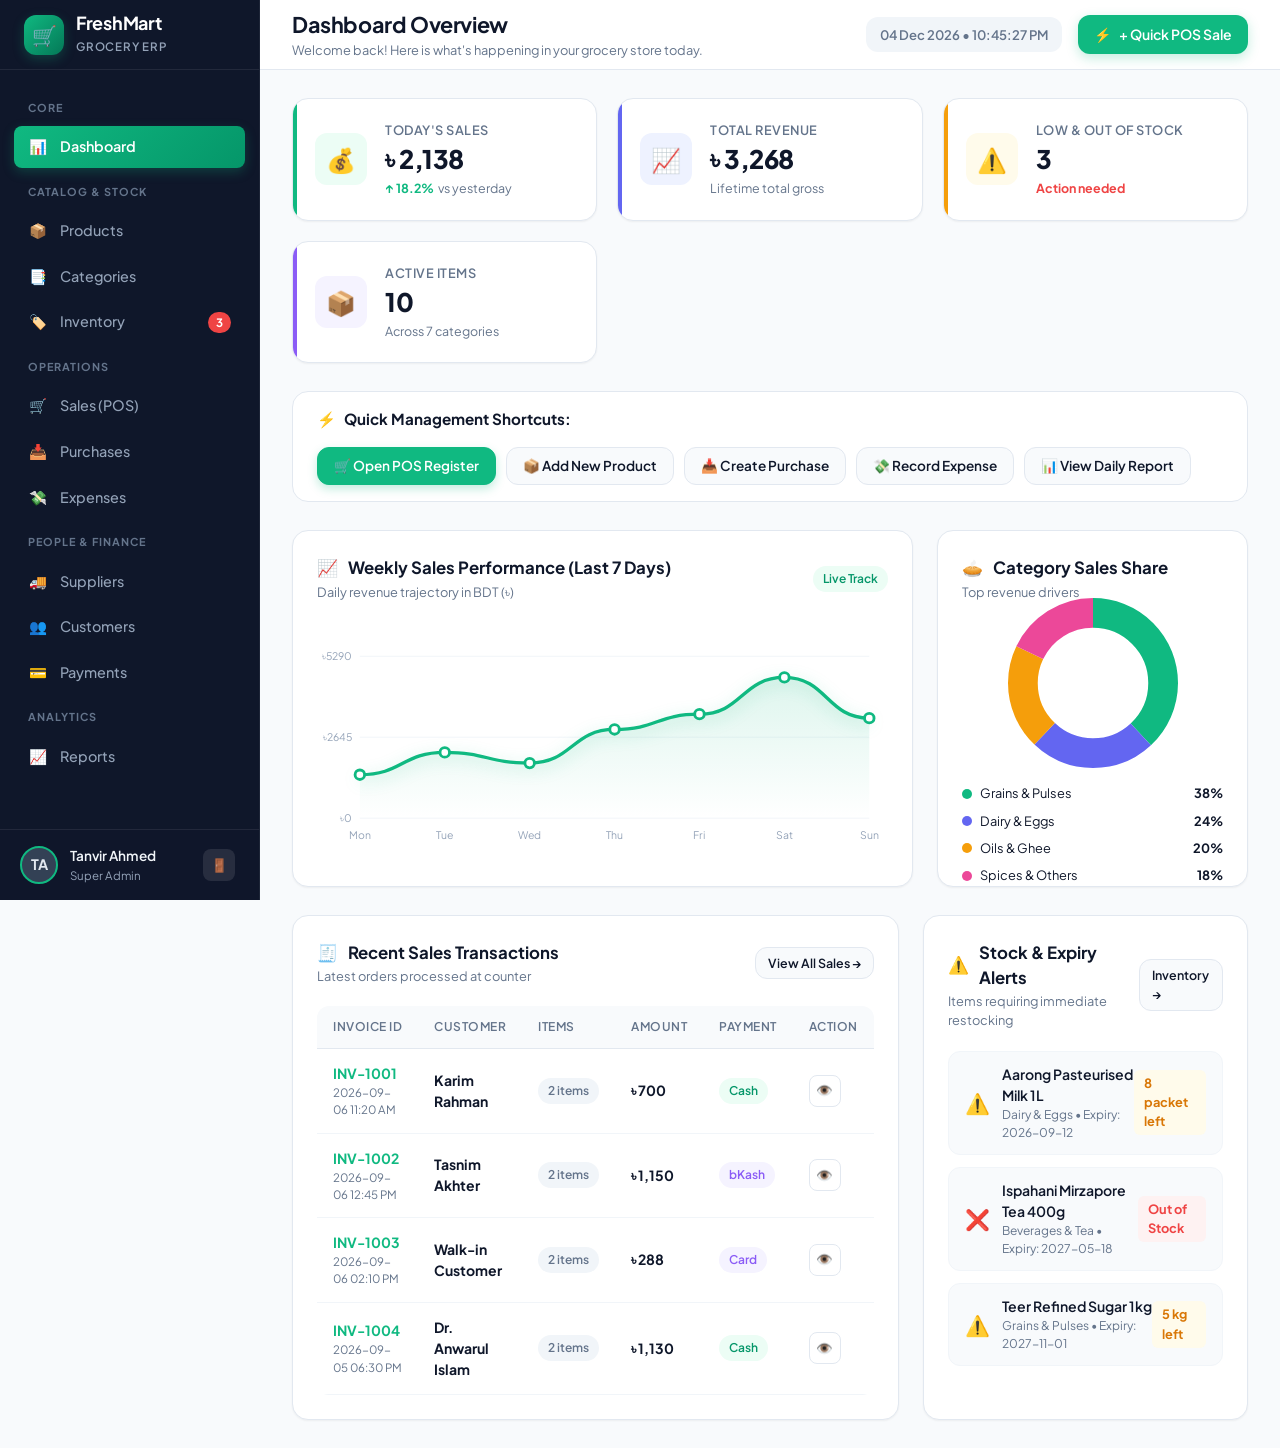
<file: grocery-management-system/index.html>
<!DOCTYPE html>
<html lang="en">
<head>
  <meta charset="UTF-8">
  <meta name="viewport" content="width=device-width, initial-scale=1.0">
  <title>FreshMart - Grocery Management System | Dashboard</title>
  <!-- Google Font -->
  <link rel="preconnect" href="https://fonts.googleapis.com">
  <link rel="preconnect" href="https://fonts.gstatic.com" crossorigin>
  <link href="https://fonts.googleapis.com/css2?family=Plus+Jakarta+Sans:wght@300;400;500;600;700;800&display=swap" rel="stylesheet">
  <!-- Stylesheets -->
  <link rel="stylesheet" href="css/common.css">
  <link rel="stylesheet" href="css/dashboard.css">
</head>
<body>

  <div class="app-layout">
    <!-- ====================================================================
         SIDEBAR NAVIGATION
         ==================================================================== -->
    <aside class="sidebar">
      <div class="sidebar-header">
        <div class="brand-icon">🛒</div>
        <div class="brand-text">
          <h2>FreshMart</h2>
          <span>Grocery ERP</span>
        </div>
      </div>

      <ul class="sidebar-menu">
        <li class="menu-category-title">Core</li>
        <li class="menu-item active">
          <a href="index.html">
            <span class="menu-icon">📊</span>
            <span>Dashboard</span>
          </a>
        </li>

        <li class="menu-category-title">Catalog & Stock</li>
        <li class="menu-item">
          <a href="pages/products.html">
            <span class="menu-icon">📦</span>
            <span>Products</span>
          </a>
        </li>
        <li class="menu-item">
          <a href="pages/categories.html">
            <span class="menu-icon">📑</span>
            <span>Categories</span>
          </a>
        </li>
        <li class="menu-item">
          <a href="pages/inventory.html">
            <span class="menu-icon">🏷️</span>
            <span>Inventory</span>
            <span class="menu-badge" id="sidebar-stock-badge">3</span>
          </a>
        </li>

        <li class="menu-category-title">Operations</li>
        <li class="menu-item">
          <a href="pages/sales.html">
            <span class="menu-icon">🛒</span>
            <span>Sales (POS)</span>
          </a>
        </li>
        <li class="menu-item">
          <a href="pages/purchases.html">
            <span class="menu-icon">📥</span>
            <span>Purchases</span>
          </a>
        </li>
        <li class="menu-item">
          <a href="pages/expenses.html">
            <span class="menu-icon">💸</span>
            <span>Expenses</span>
          </a>
        </li>

        <li class="menu-category-title">People & Finance</li>
        <li class="menu-item">
          <a href="pages/suppliers.html">
            <span class="menu-icon">🚚</span>
            <span>Suppliers</span>
          </a>
        </li>
        <li class="menu-item">
          <a href="pages/customers.html">
            <span class="menu-icon">👥</span>
            <span>Customers</span>
          </a>
        </li>
        <li class="menu-item">
          <a href="pages/payments.html">
            <span class="menu-icon">💳</span>
            <span>Payments</span>
          </a>
        </li>

        <li class="menu-category-title">Analytics</li>
        <li class="menu-item">
          <a href="pages/reports.html">
            <span class="menu-icon">📈</span>
            <span>Reports</span>
          </a>
        </li>
      </ul>

      <div class="sidebar-footer">
        <div class="user-avatar">AD</div>
        <div class="user-info">
          <div class="user-name">Manager Admin</div>
          <div class="user-role">Super Admin</div>
        </div>
      </div>
    </aside>

    <!-- ====================================================================
         MAIN CONTENT
         ==================================================================== -->
    <div class="main-wrapper">
      <!-- Topbar Header -->
      <header class="topbar">
        <div class="topbar-left">
          <button id="mobile-menu-toggle" class="btn-icon-only" style="display: none;">☰</button>
          <div class="page-title">
            <h1>Dashboard Overview</h1>
            <p>Welcome back! Here is what's happening in your grocery store today.</p>
          </div>
        </div>

        <div class="topbar-right">
          <!-- Real-time Live Clock -->
          <div class="time-badge" id="live-clock">
            Loading date...
          </div>

          <a href="pages/sales.html" class="topbar-btn btn-primary">
            <span>⚡</span> + Quick POS Sale
          </a>
        </div>
      </header>

      <!-- Page Content Body -->
      <main class="page-content">

        <!-- 1. KPI Cards Row -->
        <div class="kpi-grid">
          <div class="kpi-card sales">
            <div class="kpi-icon">💰</div>
            <div class="kpi-details">
              <div class="kpi-label">Today's Sales</div>
              <div class="kpi-value" id="kpi-today-sales">৳ 0</div>
              <div class="kpi-subtext">
                <span class="trend-up">↑ 18.2%</span> vs yesterday
              </div>
            </div>
          </div>

          <div class="kpi-card revenue">
            <div class="kpi-icon">📈</div>
            <div class="kpi-details">
              <div class="kpi-label">Total Revenue</div>
              <div class="kpi-value" id="kpi-total-revenue">৳ 0</div>
              <div class="kpi-subtext">Lifetime total gross</div>
            </div>
          </div>

          <div class="kpi-card alert">
            <div class="kpi-icon">⚠️</div>
            <div class="kpi-details">
              <div class="kpi-label">Low & Out of Stock</div>
              <div class="kpi-value" id="kpi-low-stock">0</div>
              <div class="kpi-subtext">
                <span class="trend-down">Action needed</span>
              </div>
            </div>
          </div>

          <div class="kpi-card products">
            <div class="kpi-icon">📦</div>
            <div class="kpi-details">
              <div class="kpi-label">Active Items</div>
              <div class="kpi-value" id="kpi-total-products">0</div>
              <div class="kpi-subtext">Across 7 categories</div>
            </div>
          </div>
        </div>

        <!-- 2. Quick Actions Strip -->
        <div class="quick-actions-bar">
          <div class="actions-label">
            <span>⚡</span> Quick Management Shortcuts:
          </div>
          <div class="action-buttons-group">
            <a href="pages/sales.html" class="quick-btn primary-action">🛒 Open POS Register</a>
            <a href="pages/products.html" class="quick-btn">📦 Add New Product</a>
            <a href="pages/purchases.html" class="quick-btn">📥 Create Purchase</a>
            <a href="pages/expenses.html" class="quick-btn">💸 Record Expense</a>
            <a href="pages/reports.html" class="quick-btn">📊 View Daily Report</a>
          </div>
        </div>

        <!-- 3. Visual Charts Grid (Pure SVG) -->
        <div class="charts-grid">
          <!-- Sales Curve -->
          <div class="card">
            <div class="card-header">
              <div>
                <div class="card-title">
                  <span>📈</span> Weekly Sales Performance (Last 7 Days)
                </div>
                <div class="card-subtitle">Daily revenue trajectory in BDT (৳)</div>
              </div>
              <span class="badge badge-success">Live Track</span>
            </div>
            <div class="chart-wrapper" id="sales-chart-container">
              <!-- Rendered via JS -->
            </div>
          </div>

          <!-- Category Share Donut -->
          <div class="card">
            <div class="card-header">
              <div>
                <div class="card-title">
                  <span>🥧</span> Category Sales Share
                </div>
                <div class="card-subtitle">Top revenue drivers</div>
              </div>
            </div>
            <div class="chart-wrapper" id="category-donut-container">
              <!-- Rendered via JS -->
            </div>
          </div>
        </div>

        <!-- 4. Lower Details Grid: Recent Sales & Stock Alerts -->
        <div class="dashboard-details-grid">
          <!-- Recent Sales Table -->
          <div class="card">
            <div class="card-header">
              <div>
                <div class="card-title">
                  <span>🧾</span> Recent Sales Transactions
                </div>
                <div class="card-subtitle">Latest orders processed at counter</div>
              </div>
              <a href="pages/sales.html" class="quick-btn" style="font-size: 0.78rem; padding: 6px 12px;">View All Sales →</a>
            </div>
            <div class="table-responsive">
              <table class="custom-table">
                <thead>
                  <tr>
                    <th>Invoice ID</th>
                    <th>Customer</th>
                    <th>Items</th>
                    <th>Amount</th>
                    <th>Payment</th>
                    <th>Action</th>
                  </tr>
                </thead>
                <tbody id="recent-sales-tbody">
                  <!-- Rendered via JS -->
                </tbody>
              </table>
            </div>
          </div>

          <!-- Stock Alerts Feed -->
          <div class="card">
            <div class="card-header">
              <div>
                <div class="card-title">
                  <span>⚠️</span> Stock & Expiry Alerts
                </div>
                <div class="card-subtitle">Items requiring immediate restocking</div>
              </div>
              <a href="pages/inventory.html" class="quick-btn" style="font-size: 0.78rem; padding: 6px 12px;">Inventory →</a>
            </div>
            <div class="stock-alert-list" id="stock-alerts-container">
              <!-- Rendered via JS -->
            </div>
          </div>
        </div>

      </main>
    </div>
  </div>

  <!-- Quick Invoice Modal -->
  <div class="modal-overlay" id="dashboard-invoice-modal">
    <div class="modal-container">
      <div class="modal-header">
        <h3>Customer Receipt</h3>
        <button class="modal-close" onclick="closeModal('dashboard-invoice-modal')">&times;</button>
      </div>
      <div class="modal-body" id="dashboard-invoice-body">
        <!-- Rendered dynamically -->
      </div>
      <div class="modal-footer">
        <button class="btn-secondary" onclick="closeModal('dashboard-invoice-modal')">Close</button>
        <button class="btn-primary" onclick="window.print()">🖨️ Print Receipt</button>
      </div>
    </div>
  </div>

  <!-- Scripts -->
  <script src="js/common.js"></script>
  <script src="js/dashboard.js"></script>
</body>
</html>
</file>
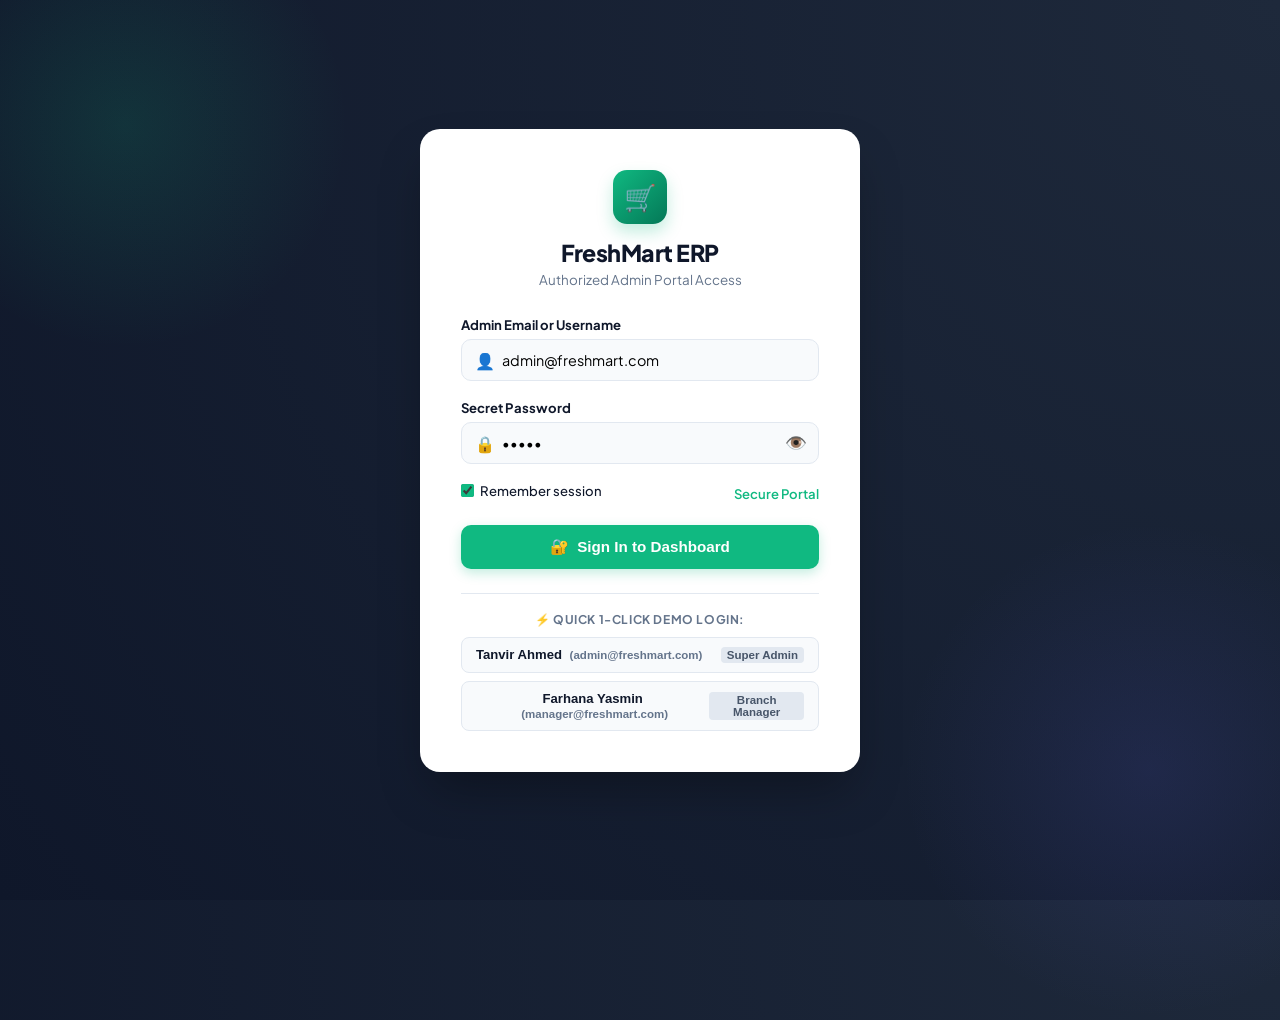
<file: grocery-management-system/login.html>
<!DOCTYPE html>
<html lang="en">
<head>
  <meta charset="UTF-8">
  <meta name="viewport" content="width=device-width, initial-scale=1.0">
  <title>FreshMart - Admin Portal Login</title>
  <!-- Google Font -->
  <link rel="preconnect" href="https://fonts.googleapis.com">
  <link rel="preconnect" href="https://fonts.gstatic.com" crossorigin>
  <link href="https://fonts.googleapis.com/css2?family=Plus+Jakarta+Sans:wght@300;400;500;600;700;800&display=swap" rel="stylesheet">
  <!-- Stylesheet -->
  <link rel="stylesheet" href="css/login.css">
</head>
<body class="login-body">

  <div class="login-card">
    <div class="login-brand">
      <div class="login-logo">🛒</div>
      <h1>FreshMart ERP</h1>
      <p>Authorized Admin Portal Access</p>
    </div>

    <!-- Error Alert Box -->
    <div class="login-error-box" id="login-error"></div>

    <form class="login-form" id="login-form">
      <div class="form-group">
        <label for="login-email">Admin Email or Username</label>
        <div class="login-input-wrap">
          <span class="login-input-icon">👤</span>
          <input type="text" id="login-email" placeholder="admin@freshmart.com" value="admin@freshmart.com" required>
        </div>
      </div>

      <div class="form-group">
        <label for="login-password">Secret Password</label>
        <div class="login-input-wrap">
          <span class="login-input-icon">🔒</span>
          <input type="password" id="login-password" placeholder="••••••••" value="admin" required>
          <button type="button" class="toggle-password" id="toggle-password-btn" title="Toggle password visibility">👁️</button>
        </div>
      </div>

      <div style="display: flex; align-items: center; justify-content: space-between; font-size: 0.82rem; margin-bottom: 20px; color: var(--text-muted);">
        <label style="display: flex; align-items: center; gap: 6px; cursor: pointer; font-weight: 500;">
          <input type="checkbox" checked style="accent-color: var(--primary);"> Remember session
        </label>
        <span style="color: var(--primary); font-weight: 600;">Secure Portal</span>
      </div>

      <button type="submit" class="btn-login" id="btn-submit-login">
        <span>🔐</span> Sign In to Dashboard
      </button>
    </form>

    <!-- Quick 1-Click Demo Login -->
    <div class="demo-logins-wrap">
      <div class="demo-title">⚡ Quick 1-Click Demo Login:</div>
      <div class="demo-btn-group" id="demo-admin-list">
        <!-- Rendered via JS -->
      </div>
    </div>
  </div>

  <!-- Scripts -->
  <script src="js/common.js"></script>
  <script src="js/login.js"></script>
</body>
</html>
</file>
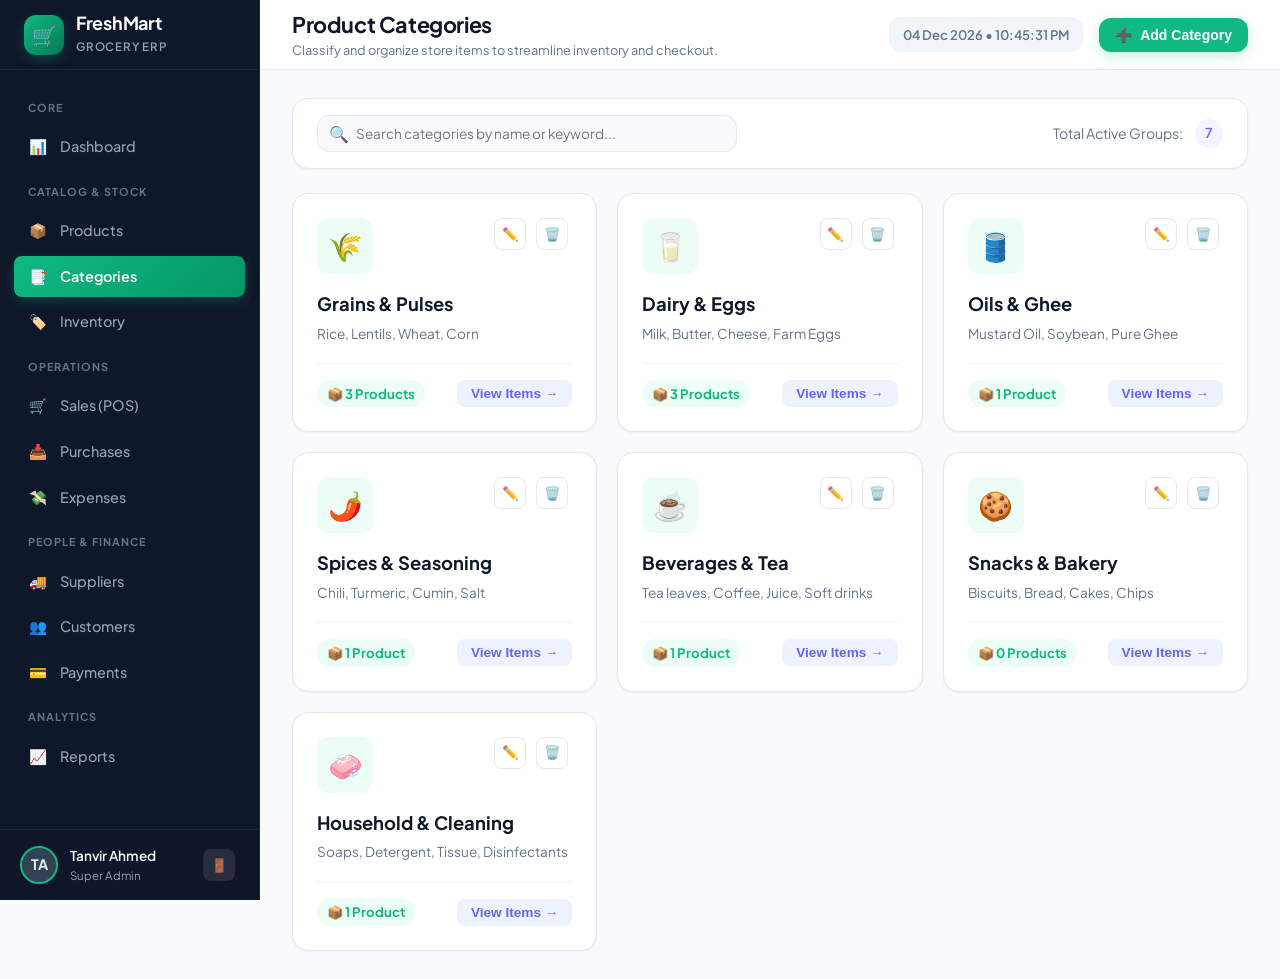
<file: grocery-management-system/pages/categories.html>
<!DOCTYPE html>
<html lang="en">
<head>
  <meta charset="UTF-8">
  <meta name="viewport" content="width=device-width, initial-scale=1.0">
  <title>FreshMart - Product Categories</title>
  <!-- Google Font -->
  <link rel="preconnect" href="https://fonts.googleapis.com">
  <link rel="preconnect" href="https://fonts.gstatic.com" crossorigin>
  <link href="https://fonts.googleapis.com/css2?family=Plus+Jakarta+Sans:wght@300;400;500;600;700;800&display=swap" rel="stylesheet">
  <!-- Stylesheets -->
  <link rel="stylesheet" href="../css/common.css">
  <link rel="stylesheet" href="../css/categories.css">
</head>
<body>

  <div class="app-layout">
    <!-- ====================================================================
         SIDEBAR NAVIGATION
         ==================================================================== -->
    <aside class="sidebar">
      <div class="sidebar-header">
        <div class="brand-icon">🛒</div>
        <div class="brand-text">
          <h2>FreshMart</h2>
          <span>Grocery ERP</span>
        </div>
      </div>

      <ul class="sidebar-menu">
        <li class="menu-category-title">Core</li>
        <li class="menu-item">
          <a href="../index.html">
            <span class="menu-icon">📊</span>
            <span>Dashboard</span>
          </a>
        </li>

        <li class="menu-category-title">Catalog & Stock</li>
        <li class="menu-item">
          <a href="products.html">
            <span class="menu-icon">📦</span>
            <span>Products</span>
          </a>
        </li>
        <li class="menu-item active">
          <a href="categories.html">
            <span class="menu-icon">📑</span>
            <span>Categories</span>
          </a>
        </li>
        <li class="menu-item">
          <a href="inventory.html">
            <span class="menu-icon">🏷️</span>
            <span>Inventory</span>
          </a>
        </li>

        <li class="menu-category-title">Operations</li>
        <li class="menu-item">
          <a href="sales.html">
            <span class="menu-icon">🛒</span>
            <span>Sales (POS)</span>
          </a>
        </li>
        <li class="menu-item">
          <a href="purchases.html">
            <span class="menu-icon">📥</span>
            <span>Purchases</span>
          </a>
        </li>
        <li class="menu-item">
          <a href="expenses.html">
            <span class="menu-icon">💸</span>
            <span>Expenses</span>
          </a>
        </li>

        <li class="menu-category-title">People & Finance</li>
        <li class="menu-item">
          <a href="suppliers.html">
            <span class="menu-icon">🚚</span>
            <span>Suppliers</span>
          </a>
        </li>
        <li class="menu-item">
          <a href="customers.html">
            <span class="menu-icon">👥</span>
            <span>Customers</span>
          </a>
        </li>
        <li class="menu-item">
          <a href="payments.html">
            <span class="menu-icon">💳</span>
            <span>Payments</span>
          </a>
        </li>

        <li class="menu-category-title">Analytics</li>
        <li class="menu-item">
          <a href="reports.html">
            <span class="menu-icon">📈</span>
            <span>Reports</span>
          </a>
        </li>
      </ul>

      <div class="sidebar-footer">
        <div class="user-avatar">AD</div>
        <div class="user-info">
          <div class="user-name">Manager Admin</div>
          <div class="user-role">Super Admin</div>
        </div>
      </div>
    </aside>

    <!-- ====================================================================
         MAIN CONTENT
         ==================================================================== -->
    <div class="main-wrapper">
      <header class="topbar">
        <div class="topbar-left">
          <button id="mobile-menu-toggle" class="btn-icon-only" style="display: none;">☰</button>
          <div class="page-title">
            <h1>Product Categories</h1>
            <p>Classify and organize store items to streamline inventory and checkout.</p>
          </div>
        </div>

        <div class="topbar-right">
          <div class="time-badge" id="live-clock">
            Loading date...
          </div>
          <button class="topbar-btn btn-primary" onclick="openAddCategoryModal()">
            <span>➕</span> Add Category
          </button>
        </div>
      </header>

      <main class="page-content">

        <!-- Search and Quick Summary Strip -->
        <div class="card" style="padding: 16px 24px; margin-bottom: 24px;">
          <div style="display: flex; align-items: center; justify-content: space-between; flex-wrap: wrap; gap: 16px;">
            <div style="display: flex; align-items: center; gap: 14px; flex: 1; max-width: 420px;">
              <div class="search-box" style="width: 100%;">
                <span class="search-icon">🔍</span>
                <input type="text" id="category-search" placeholder="Search categories by name or keyword...">
              </div>
            </div>

            <div style="display: flex; align-items: center; gap: 12px;">
              <span style="font-size: 0.88rem; color: var(--text-muted);">Total Active Groups:</span>
              <span class="badge badge-purple" style="font-size: 0.85rem;" id="total-categories-count">0</span>
            </div>
          </div>
        </div>

        <!-- Categories Grid -->
        <div class="categories-grid" id="categories-container">
          <!-- Rendered dynamically via categories.js -->
        </div>

      </main>
    </div>
  </div>

  <!-- ====================================================================
       MODAL: ADD / EDIT CATEGORY
       ==================================================================== -->
  <div class="modal-overlay" id="category-form-modal">
    <div class="modal-container">
      <div class="modal-header">
        <h3 id="category-modal-title">Add New Grocery Category</h3>
        <button class="modal-close" onclick="closeModal('category-form-modal')">&times;</button>
      </div>

      <form id="category-form" onsubmit="handleSaveCategory(event)">
        <div class="modal-body">
          <div class="form-row">
            <div class="form-group" style="flex: 2;">
              <label for="cat-name">Category Title *</label>
              <input type="text" id="cat-name" class="form-control" placeholder="e.g. Fresh Fruits & Vegetables" required>
            </div>
            <div class="form-group" style="flex: 1;">
              <label for="cat-icon">Icon Emoji *</label>
              <input type="text" id="cat-icon" class="form-control" placeholder="🍎" value="📁" required>
            </div>
          </div>

          <div class="form-group">
            <label for="cat-desc">Description / Notes</label>
            <textarea id="cat-desc" class="form-control" rows="3" placeholder="Brief note about what items belong to this category..."></textarea>
          </div>
        </div>

        <div class="modal-footer">
          <button type="button" class="btn-secondary" onclick="closeModal('category-form-modal')">Cancel</button>
          <button type="submit" class="btn-primary">Save Category</button>
        </div>
      </form>
    </div>
  </div>

  <!-- ====================================================================
       MODAL: PRODUCTS BY CATEGORY
       ==================================================================== -->
  <div class="modal-overlay" id="category-products-modal">
    <div class="modal-container" style="max-width: 680px;">
      <div class="modal-header">
        <div>
          <h3 id="cat-products-title">Category Products</h3>
          <span style="font-size: 0.78rem; color: var(--text-muted);" id="cat-products-count">Loading...</span>
        </div>
        <button class="modal-close" onclick="closeModal('category-products-modal')">&times;</button>
      </div>

      <div class="modal-body" style="padding: 0;">
        <table class="category-products-table">
          <thead>
            <tr>
              <th>Product Name</th>
              <th>Sell Price</th>
              <th>Current Stock</th>
              <th>Expiry</th>
              <th>Action</th>
            </tr>
          </thead>
          <tbody id="cat-products-tbody">
            <!-- Rendered dynamically -->
          </tbody>
        </table>
      </div>

      <div class="modal-footer">
        <button class="btn-secondary" onclick="closeModal('category-products-modal')">Close</button>
      </div>
    </div>
  </div>

  <!-- Scripts -->
  <script src="../js/common.js"></script>
  <script src="../js/categories.js"></script>
</body>
</html>
</file>
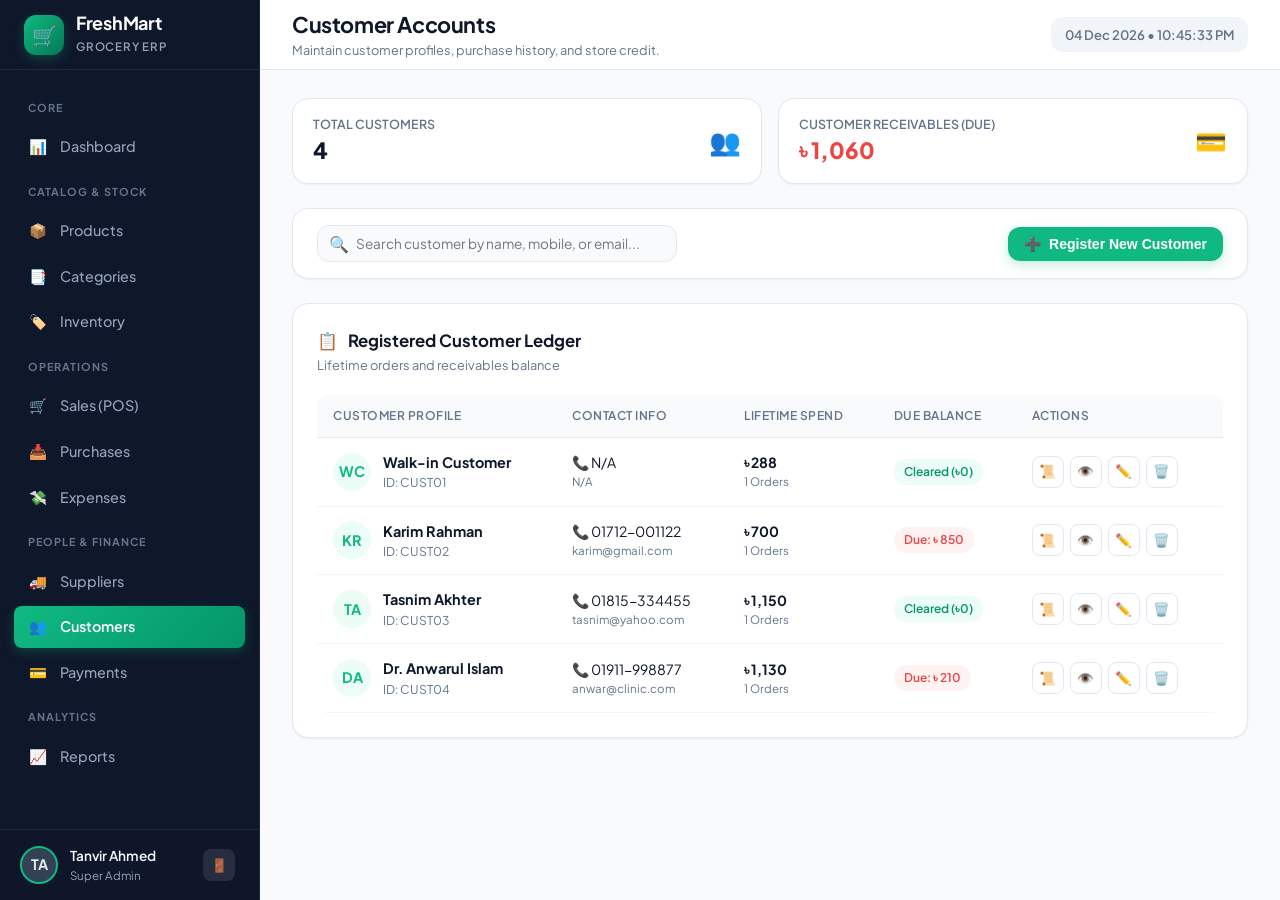
<file: grocery-management-system/pages/customers.html>
<!DOCTYPE html>
<html lang="en">
<head>
  <meta charset="UTF-8">
  <meta name="viewport" content="width=device-width, initial-scale=1.0">
  <title>FreshMart - Customers Directory</title>
  <!-- Google Font -->
  <link rel="preconnect" href="https://fonts.googleapis.com">
  <link rel="preconnect" href="https://fonts.gstatic.com" crossorigin>
  <link href="https://fonts.googleapis.com/css2?family=Plus+Jakarta+Sans:wght@300;400;500;600;700;800&display=swap" rel="stylesheet">
  <!-- Stylesheets -->
  <link rel="stylesheet" href="../css/common.css">
  <link rel="stylesheet" href="../css/customers.css">
</head>
<body>

  <div class="app-layout">
    <!-- ====================================================================
         SIDEBAR NAVIGATION
         ==================================================================== -->
    <aside class="sidebar">
      <div class="sidebar-header">
        <div class="brand-icon">🛒</div>
        <div class="brand-text">
          <h2>FreshMart</h2>
          <span>Grocery ERP</span>
        </div>
      </div>

      <ul class="sidebar-menu">
        <li class="menu-category-title">Core</li>
        <li class="menu-item">
          <a href="../index.html">
            <span class="menu-icon">📊</span>
            <span>Dashboard</span>
          </a>
        </li>

        <li class="menu-category-title">Catalog & Stock</li>
        <li class="menu-item">
          <a href="products.html">
            <span class="menu-icon">📦</span>
            <span>Products</span>
          </a>
        </li>
        <li class="menu-item">
          <a href="categories.html">
            <span class="menu-icon">📑</span>
            <span>Categories</span>
          </a>
        </li>
        <li class="menu-item">
          <a href="inventory.html">
            <span class="menu-icon">🏷️</span>
            <span>Inventory</span>
          </a>
        </li>

        <li class="menu-category-title">Operations</li>
        <li class="menu-item">
          <a href="sales.html">
            <span class="menu-icon">🛒</span>
            <span>Sales (POS)</span>
          </a>
        </li>
        <li class="menu-item">
          <a href="purchases.html">
            <span class="menu-icon">📥</span>
            <span>Purchases</span>
          </a>
        </li>
        <li class="menu-item">
          <a href="expenses.html">
            <span class="menu-icon">💸</span>
            <span>Expenses</span>
          </a>
        </li>

        <li class="menu-category-title">People & Finance</li>
        <li class="menu-item">
          <a href="suppliers.html">
            <span class="menu-icon">🚚</span>
            <span>Suppliers</span>
          </a>
        </li>
        <li class="menu-item active">
          <a href="customers.html">
            <span class="menu-icon">👥</span>
            <span>Customers</span>
          </a>
        </li>
        <li class="menu-item">
          <a href="payments.html">
            <span class="menu-icon">💳</span>
            <span>Payments</span>
          </a>
        </li>

        <li class="menu-category-title">Analytics</li>
        <li class="menu-item">
          <a href="reports.html">
            <span class="menu-icon">📈</span>
            <span>Reports</span>
          </a>
        </li>
      </ul>

      <div class="sidebar-footer">
        <div class="user-avatar">AD</div>
        <div class="user-info">
          <div class="user-name">Manager Admin</div>
          <div class="user-role">Super Admin</div>
        </div>
      </div>
    </aside>

    <!-- ====================================================================
         MAIN CONTENT
         ==================================================================== -->
    <div class="main-wrapper">
      <header class="topbar">
        <div class="topbar-left">
          <button id="mobile-menu-toggle" class="btn-icon-only" style="display: none;">☰</button>
          <div class="page-title">
            <h1>Customer Accounts</h1>
            <p>Maintain customer profiles, purchase history, and store credit.</p>
          </div>
        </div>

        <div class="topbar-right">
          <div class="time-badge" id="live-clock">
            Loading date...
          </div>
        </div>
      </header>

      <main class="page-content">

        <!-- 1. Stats Chips Row -->
        <div class="customer-stats-grid">
          <div class="card" style="padding: 16px 20px; display: flex; align-items: center; justify-content: space-between;">
            <div>
              <div style="font-size: 0.78rem; color: var(--text-muted); font-weight: 600; text-transform: uppercase;">Total Customers</div>
              <div style="font-size: 1.4rem; font-weight: 800;" id="stat-total-customers">0</div>
            </div>
            <div style="font-size: 1.6rem;">👥</div>
          </div>

          <div class="card" style="padding: 16px 20px; display: flex; align-items: center; justify-content: space-between;">
            <div>
              <div style="font-size: 0.78rem; color: var(--text-muted); font-weight: 600; text-transform: uppercase;">Customer Receivables (Due)</div>
              <div style="font-size: 1.4rem; font-weight: 800; color: var(--danger);" id="stat-total-receivable">৳ 0</div>
            </div>
            <div style="font-size: 1.6rem;">💳</div>
          </div>
        </div>

        <!-- 2. Search & Filter Bar -->
        <div class="card" style="padding: 16px 24px; margin-bottom: 24px;">
          <div style="display: flex; align-items: center; justify-content: space-between; flex-wrap: wrap; gap: 16px;">
            <div class="search-box" style="width: 360px;">
              <span class="search-icon">🔍</span>
              <input type="text" id="customer-search" placeholder="Search customer by name, mobile, or email...">
            </div>

            <button class="topbar-btn btn-primary" onclick="openAddCustomerModal()">
              <span>➕</span> Register New Customer
            </button>
          </div>
        </div>

        <!-- 3. Customers Table Card -->
        <div class="card">
          <div class="card-header">
            <div>
              <div class="card-title">
                <span>📋</span> Registered Customer Ledger
              </div>
              <div class="card-subtitle">Lifetime orders and receivables balance</div>
            </div>
          </div>

          <div class="table-responsive">
            <table class="custom-table">
              <thead>
                <tr>
                  <th>Customer Profile</th>
                  <th>Contact Info</th>
                  <th>Lifetime Spend</th>
                  <th>Due Balance</th>
                  <th>Actions</th>
                </tr>
              </thead>
              <tbody id="customers-tbody">
                <!-- Rendered dynamically via customers.js -->
              </tbody>
            </table>
          </div>
        </div>

      </main>
    </div>
  </div>

  <!-- ====================================================================
       MODAL: ADD / EDIT CUSTOMER
       ==================================================================== -->
  <div class="modal-overlay" id="customer-form-modal">
    <div class="modal-container">
      <div class="modal-header">
        <h3 id="customer-modal-title">Add New Customer</h3>
        <button class="modal-close" onclick="closeModal('customer-form-modal')">&times;</button>
      </div>

      <form id="customer-form" onsubmit="handleSaveCustomer(event)">
        <div class="modal-body">
          <div class="form-group">
            <label for="cust-name">Customer Full Name *</label>
            <input type="text" id="cust-name" class="form-control" placeholder="e.g. Karim Rahman" required>
          </div>

          <div class="form-row">
            <div class="form-group">
              <label for="cust-phone">Mobile Number</label>
              <input type="text" id="cust-phone" class="form-control" placeholder="01712-XXXXXX">
            </div>
            <div class="form-group">
              <label for="cust-email">Email Address</label>
              <input type="email" id="cust-email" class="form-control" placeholder="karim@gmail.com">
            </div>
          </div>

          <div class="form-group">
            <label for="cust-due">Opening Due (৳)</label>
            <input type="number" id="cust-due" class="form-control" value="0" min="0">
          </div>
        </div>

        <div class="modal-footer">
          <button type="button" class="btn-secondary" onclick="closeModal('customer-form-modal')">Cancel</button>
          <button type="submit" class="btn-primary">Save Customer</button>
        </div>
      </form>
    </div>
  </div>

  <!-- ====================================================================
       MODAL: CUSTOMER PROFILE DETAILS
       ==================================================================== -->
  <div class="modal-overlay" id="customer-details-modal">
    <div class="modal-container">
      <div class="modal-header">
        <h3>Customer Details</h3>
        <button class="modal-close" onclick="closeModal('customer-details-modal')">&times;</button>
      </div>
      <div class="modal-body" id="customer-details-body">
        <!-- Rendered dynamically -->
      </div>
      <div class="modal-footer">
        <button class="btn-secondary" onclick="closeModal('customer-details-modal')">Close</button>
      </div>
    </div>
  </div>

  <!-- ====================================================================
       MODAL: CUSTOMER PURCHASE HISTORY
       ==================================================================== -->
  <div class="modal-overlay" id="customer-history-modal">
    <div class="modal-container" style="max-width: 680px;">
      <div class="modal-header">
        <h3 id="cust-history-title">Customer Order History</h3>
        <button class="modal-close" onclick="closeModal('customer-history-modal')">&times;</button>
      </div>

      <div class="modal-body" style="padding: 0; overflow-x: auto;">
        <table class="customer-history-table">
          <thead>
            <tr>
              <th>Invoice / Date</th>
              <th>Products / Items Purchased</th>
              <th>Items</th>
              <th>Total Amount</th>
              <th>Payment</th>
              <th>Status</th>
            </tr>
          </thead>
          <tbody id="cust-history-tbody">
            <!-- Rendered dynamically -->
          </tbody>
        </table>
      </div>

      <div class="modal-footer">
        <button class="btn-secondary" onclick="closeModal('customer-history-modal')">Close</button>
      </div>
    </div>
  </div>

  <!-- Scripts -->
  <script src="../js/common.js"></script>
  <script src="../js/customers.js"></script>
</body>
</html>
</file>
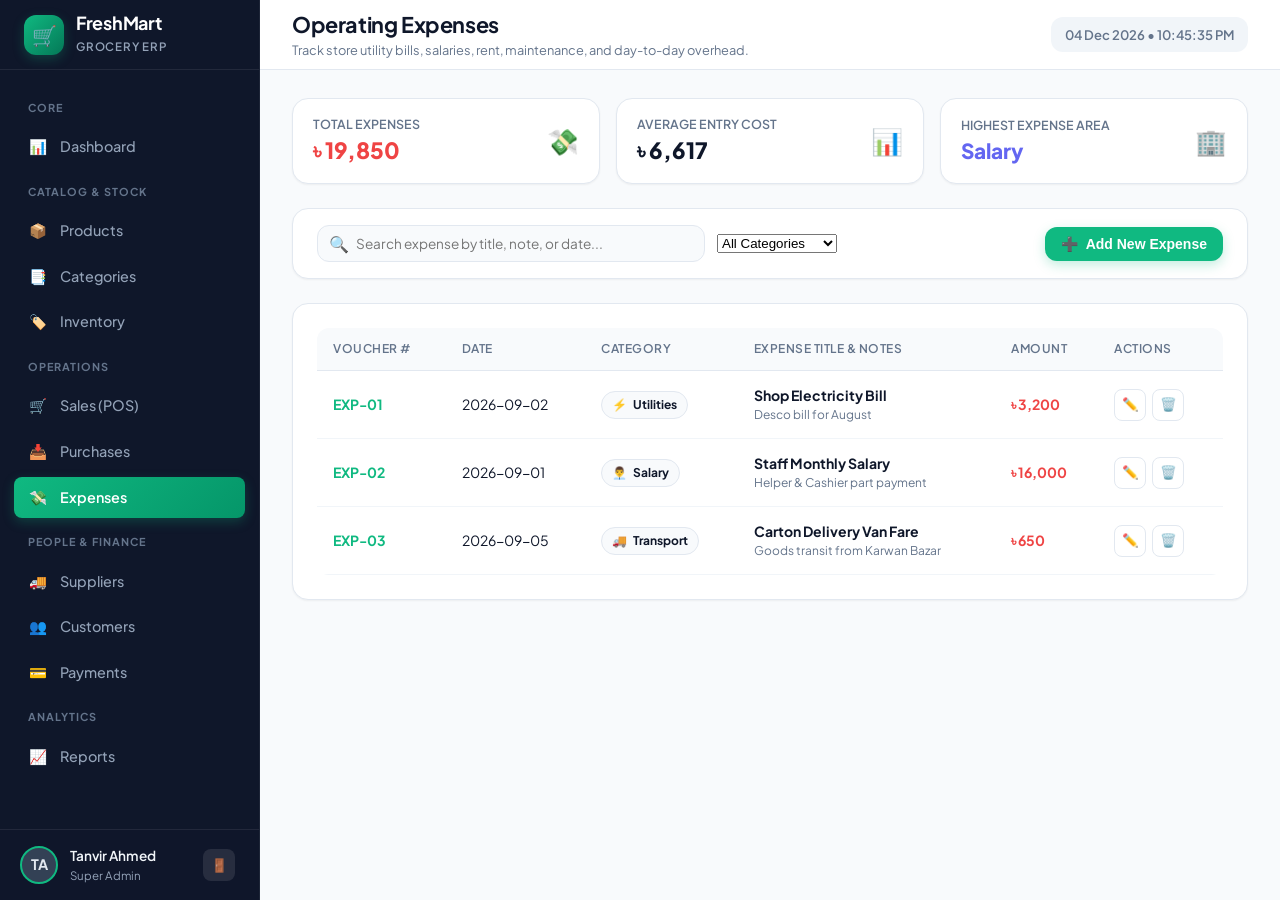
<file: grocery-management-system/pages/expenses.html>
<!DOCTYPE html>
<html lang="en">
<head>
  <meta charset="UTF-8">
  <meta name="viewport" content="width=device-width, initial-scale=1.0">
  <title>FreshMart - Store Expenses & Operating Costs</title>
  <!-- Google Font -->
  <link rel="preconnect" href="https://fonts.googleapis.com">
  <link rel="preconnect" href="https://fonts.gstatic.com" crossorigin>
  <link href="https://fonts.googleapis.com/css2?family=Plus+Jakarta+Sans:wght@300;400;500;600;700;800&display=swap" rel="stylesheet">
  <!-- Stylesheets -->
  <link rel="stylesheet" href="../css/common.css">
  <link rel="stylesheet" href="../css/expenses.css">
</head>
<body>

  <div class="app-layout">
    <!-- ====================================================================
         SIDEBAR NAVIGATION
         ==================================================================== -->
    <aside class="sidebar">
      <div class="sidebar-header">
        <div class="brand-icon">🛒</div>
        <div class="brand-text">
          <h2>FreshMart</h2>
          <span>Grocery ERP</span>
        </div>
      </div>

      <ul class="sidebar-menu">
        <li class="menu-category-title">Core</li>
        <li class="menu-item">
          <a href="../index.html">
            <span class="menu-icon">📊</span>
            <span>Dashboard</span>
          </a>
        </li>

        <li class="menu-category-title">Catalog & Stock</li>
        <li class="menu-item">
          <a href="products.html">
            <span class="menu-icon">📦</span>
            <span>Products</span>
          </a>
        </li>
        <li class="menu-item">
          <a href="categories.html">
            <span class="menu-icon">📑</span>
            <span>Categories</span>
          </a>
        </li>
        <li class="menu-item">
          <a href="inventory.html">
            <span class="menu-icon">🏷️</span>
            <span>Inventory</span>
          </a>
        </li>

        <li class="menu-category-title">Operations</li>
        <li class="menu-item">
          <a href="sales.html">
            <span class="menu-icon">🛒</span>
            <span>Sales (POS)</span>
          </a>
        </li>
        <li class="menu-item">
          <a href="purchases.html">
            <span class="menu-icon">📥</span>
            <span>Purchases</span>
          </a>
        </li>
        <li class="menu-item active">
          <a href="expenses.html">
            <span class="menu-icon">💸</span>
            <span>Expenses</span>
          </a>
        </li>

        <li class="menu-category-title">People & Finance</li>
        <li class="menu-item">
          <a href="suppliers.html">
            <span class="menu-icon">🚚</span>
            <span>Suppliers</span>
          </a>
        </li>
        <li class="menu-item">
          <a href="customers.html">
            <span class="menu-icon">👥</span>
            <span>Customers</span>
          </a>
        </li>
        <li class="menu-item">
          <a href="payments.html">
            <span class="menu-icon">💳</span>
            <span>Payments</span>
          </a>
        </li>

        <li class="menu-category-title">Analytics</li>
        <li class="menu-item">
          <a href="reports.html">
            <span class="menu-icon">📈</span>
            <span>Reports</span>
          </a>
        </li>
      </ul>

      <div class="sidebar-footer">
        <div class="user-avatar">AD</div>
        <div class="user-info">
          <div class="user-name">Manager Admin</div>
          <div class="user-role">Super Admin</div>
        </div>
      </div>
    </aside>

    <!-- ====================================================================
         MAIN CONTENT
         ==================================================================== -->
    <div class="main-wrapper">
      <header class="topbar">
        <div class="topbar-left">
          <button id="mobile-menu-toggle" class="btn-icon-only" style="display: none;">☰</button>
          <div class="page-title">
            <h1>Operating Expenses</h1>
            <p>Track store utility bills, salaries, rent, maintenance, and day-to-day overhead.</p>
          </div>
        </div>

        <div class="topbar-right">
          <div class="time-badge" id="live-clock">
            Loading date...
          </div>
        </div>
      </header>

      <main class="page-content">

        <!-- 1. Stats Chips Row -->
        <div class="expense-stats-grid">
          <div class="card" style="padding: 16px 20px; display: flex; align-items: center; justify-content: space-between;">
            <div>
              <div style="font-size: 0.78rem; color: var(--text-muted); font-weight: 600; text-transform: uppercase;">Total Expenses</div>
              <div style="font-size: 1.4rem; font-weight: 800; color: var(--danger);" id="stat-total-expenses">৳ 0</div>
            </div>
            <div style="font-size: 1.6rem;">💸</div>
          </div>

          <div class="card" style="padding: 16px 20px; display: flex; align-items: center; justify-content: space-between;">
            <div>
              <div style="font-size: 0.78rem; color: var(--text-muted); font-weight: 600; text-transform: uppercase;">Average Entry Cost</div>
              <div style="font-size: 1.4rem; font-weight: 800;" id="stat-avg-expense">৳ 0</div>
            </div>
            <div style="font-size: 1.6rem;">📊</div>
          </div>

          <div class="card" style="padding: 16px 20px; display: flex; align-items: center; justify-content: space-between;">
            <div>
              <div style="font-size: 0.78rem; color: var(--text-muted); font-weight: 600; text-transform: uppercase;">Highest Expense Area</div>
              <div style="font-size: 1.3rem; font-weight: 800; color: var(--secondary);" id="stat-top-expense-cat">None</div>
            </div>
            <div style="font-size: 1.6rem;">🏢</div>
          </div>
        </div>

        <!-- 2. Search & Category Filters Bar -->
        <div class="card" style="padding: 16px 24px; margin-bottom: 24px;">
          <div style="display: flex; align-items: center; justify-content: space-between; flex-wrap: wrap; gap: 16px;">
            <div style="display: flex; align-items: center; gap: 12px; flex: 1; max-width: 520px;">
              <div class="search-box" style="width: 100%;">
                <span class="search-icon">🔍</span>
                <input type="text" id="expense-search" placeholder="Search expense by title, note, or date...">
              </div>

              <select id="expense-category-filter" class="filter-select">
                <option value="ALL">All Categories</option>
                <option value="Utilities">⚡ Utilities</option>
                <option value="Salary">👨‍💼 Salary</option>
                <option value="Rent">🏢 Rent</option>
                <option value="Transport">🚚 Transport</option>
                <option value="Maintenance">🛠️ Maintenance</option>
                <option value="Packaging">🛍️ Packaging</option>
                <option value="Misc">📦 Misc</option>
              </select>
            </div>

            <button class="topbar-btn btn-primary" onclick="openAddExpenseModal()">
              <span>➕</span> Add New Expense
            </button>
          </div>
        </div>

        <!-- 3. Expenses Table Card -->
        <div class="card">
          <div class="table-responsive">
            <table class="custom-table">
              <thead>
                <tr>
                  <th>Voucher #</th>
                  <th>Date</th>
                  <th>Category</th>
                  <th>Expense Title & Notes</th>
                  <th>Amount</th>
                  <th>Actions</th>
                </tr>
              </thead>
              <tbody id="expenses-tbody">
                <!-- Rendered dynamically via expenses.js -->
              </tbody>
            </table>
          </div>
        </div>

      </main>
    </div>
  </div>

  <!-- ====================================================================
       MODAL: ADD / EDIT EXPENSE
       ==================================================================== -->
  <div class="modal-overlay" id="expense-form-modal">
    <div class="modal-container">
      <div class="modal-header">
        <h3 id="expense-modal-title">Record Store Expense</h3>
        <button class="modal-close" onclick="closeModal('expense-form-modal')">&times;</button>
      </div>

      <form id="expense-form" onsubmit="handleSaveExpense(event)">
        <div class="modal-body">
          <div class="form-group">
            <label for="exp-title">Expense Title / Description *</label>
            <input type="text" id="exp-title" class="form-control" placeholder="e.g. Electric bill for freezer unit" required>
          </div>

          <div class="form-row">
            <div class="form-group">
              <label for="exp-category">Expense Category *</label>
              <select id="exp-category" class="form-control" required>
                <option value="Utilities">⚡ Utilities</option>
                <option value="Salary">👨‍💼 Staff Salary</option>
                <option value="Rent">🏢 Shop Rent</option>
                <option value="Transport">🚚 Transport / Freight</option>
                <option value="Maintenance">🛠️ Repair & Maintenance</option>
                <option value="Packaging">🛍️ Poly & Packaging</option>
                <option value="Misc">📦 Miscellaneous</option>
              </select>
            </div>
            <div class="form-group">
              <label for="exp-amount">Amount (৳) *</label>
              <input type="number" id="exp-amount" class="form-control" min="1" step="0.5" placeholder="1500" required>
            </div>
          </div>

          <div class="form-row">
            <div class="form-group">
              <label for="exp-date">Expense Date *</label>
              <input type="date" id="exp-date" class="form-control" required>
            </div>
            <div class="form-group">
              <label for="exp-note">Bill / Receipt Reference</label>
              <input type="text" id="exp-note" class="form-control" placeholder="e.g. Voucher #8812">
            </div>
          </div>
        </div>

        <div class="modal-footer">
          <button type="button" class="btn-secondary" onclick="closeModal('expense-form-modal')">Cancel</button>
          <button type="submit" class="btn-primary">Save Expense</button>
        </div>
      </form>
    </div>
  </div>

  <!-- Scripts -->
  <script src="../js/common.js"></script>
  <script src="../js/expenses.js"></script>
</body>
</html>
</file>
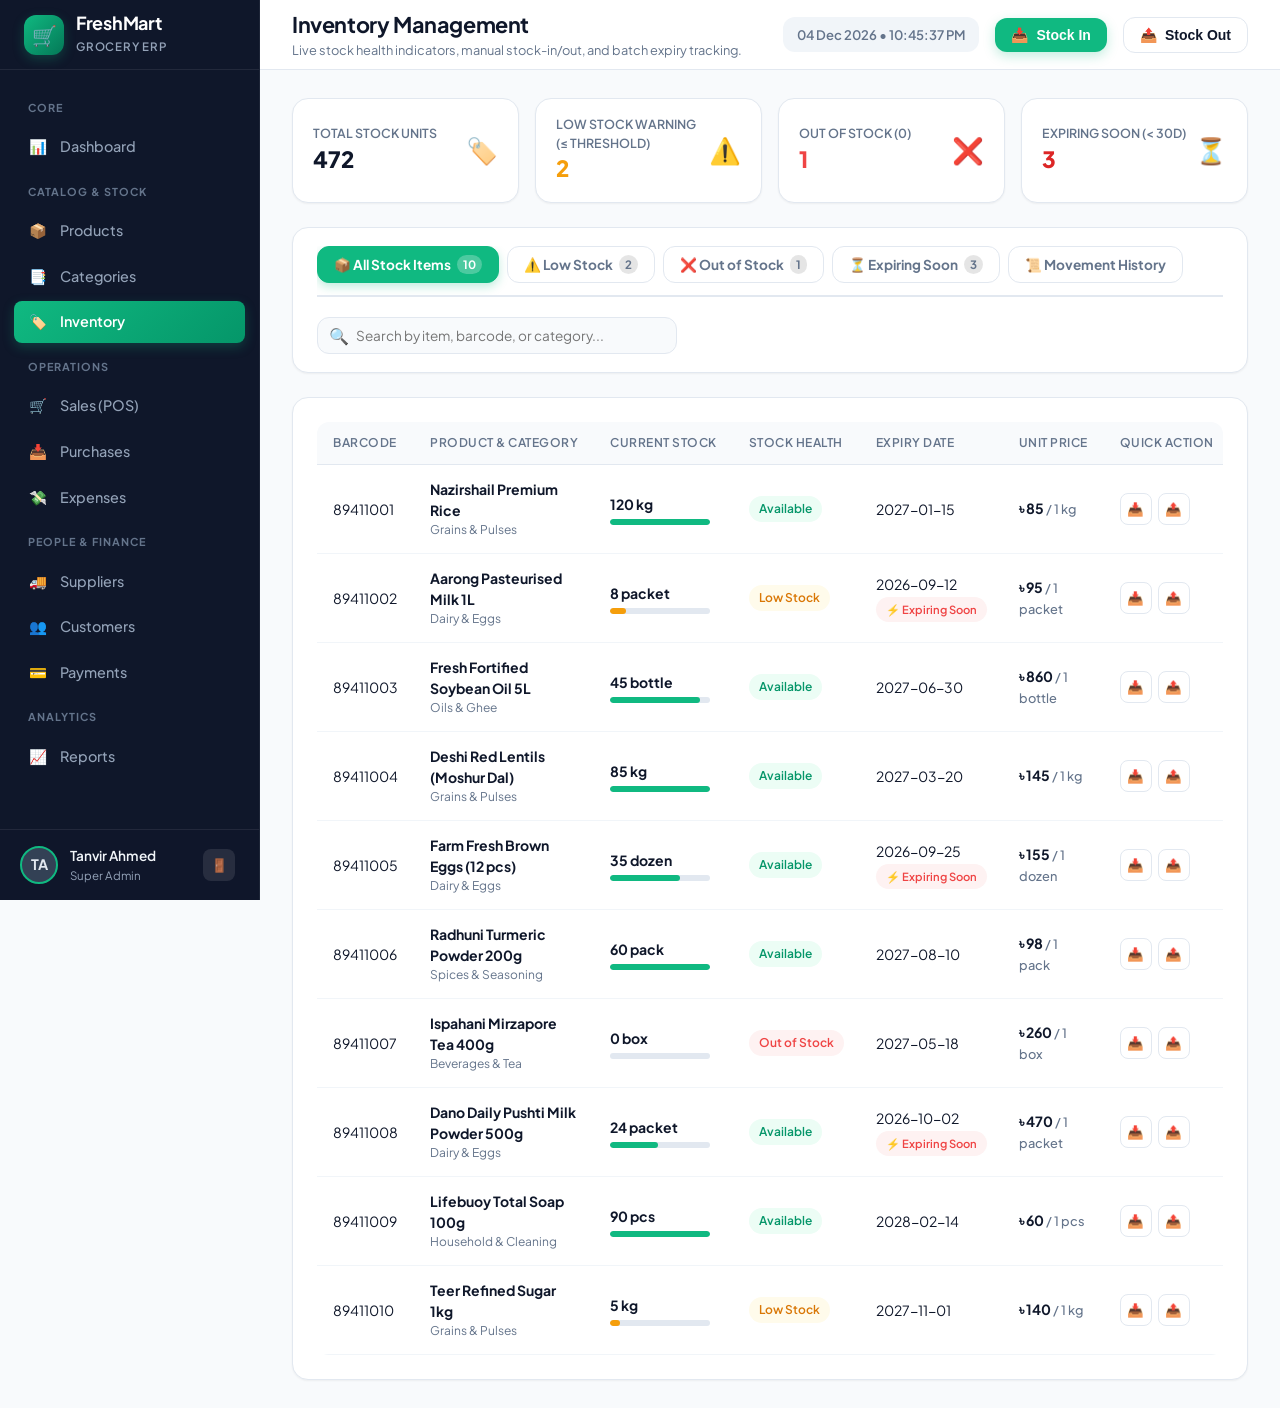
<file: grocery-management-system/pages/inventory.html>
<!DOCTYPE html>
<html lang="en">
<head>
  <meta charset="UTF-8">
  <meta name="viewport" content="width=device-width, initial-scale=1.0">
  <title>FreshMart - Inventory Control & Stock Health</title>
  <!-- Google Font -->
  <link rel="preconnect" href="https://fonts.googleapis.com">
  <link rel="preconnect" href="https://fonts.gstatic.com" crossorigin>
  <link href="https://fonts.googleapis.com/css2?family=Plus+Jakarta+Sans:wght@300;400;500;600;700;800&display=swap" rel="stylesheet">
  <!-- Stylesheets -->
  <link rel="stylesheet" href="../css/common.css">
  <link rel="stylesheet" href="../css/inventory.css">
</head>
<body>

  <div class="app-layout">
    <!-- ====================================================================
         SIDEBAR NAVIGATION
         ==================================================================== -->
    <aside class="sidebar">
      <div class="sidebar-header">
        <div class="brand-icon">🛒</div>
        <div class="brand-text">
          <h2>FreshMart</h2>
          <span>Grocery ERP</span>
        </div>
      </div>

      <ul class="sidebar-menu">
        <li class="menu-category-title">Core</li>
        <li class="menu-item">
          <a href="../index.html">
            <span class="menu-icon">📊</span>
            <span>Dashboard</span>
          </a>
        </li>

        <li class="menu-category-title">Catalog & Stock</li>
        <li class="menu-item">
          <a href="products.html">
            <span class="menu-icon">📦</span>
            <span>Products</span>
          </a>
        </li>
        <li class="menu-item">
          <a href="categories.html">
            <span class="menu-icon">📑</span>
            <span>Categories</span>
          </a>
        </li>
        <li class="menu-item active">
          <a href="inventory.html">
            <span class="menu-icon">🏷️</span>
            <span>Inventory</span>
          </a>
        </li>

        <li class="menu-category-title">Operations</li>
        <li class="menu-item">
          <a href="sales.html">
            <span class="menu-icon">🛒</span>
            <span>Sales (POS)</span>
          </a>
        </li>
        <li class="menu-item">
          <a href="purchases.html">
            <span class="menu-icon">📥</span>
            <span>Purchases</span>
          </a>
        </li>
        <li class="menu-item">
          <a href="expenses.html">
            <span class="menu-icon">💸</span>
            <span>Expenses</span>
          </a>
        </li>

        <li class="menu-category-title">People & Finance</li>
        <li class="menu-item">
          <a href="suppliers.html">
            <span class="menu-icon">🚚</span>
            <span>Suppliers</span>
          </a>
        </li>
        <li class="menu-item">
          <a href="customers.html">
            <span class="menu-icon">👥</span>
            <span>Customers</span>
          </a>
        </li>
        <li class="menu-item">
          <a href="payments.html">
            <span class="menu-icon">💳</span>
            <span>Payments</span>
          </a>
        </li>

        <li class="menu-category-title">Analytics</li>
        <li class="menu-item">
          <a href="reports.html">
            <span class="menu-icon">📈</span>
            <span>Reports</span>
          </a>
        </li>
      </ul>

      <div class="sidebar-footer">
        <div class="user-avatar">AD</div>
        <div class="user-info">
          <div class="user-name">Manager Admin</div>
          <div class="user-role">Super Admin</div>
        </div>
      </div>
    </aside>

    <!-- ====================================================================
         MAIN CONTENT
         ==================================================================== -->
    <div class="main-wrapper">
      <header class="topbar">
        <div class="topbar-left">
          <button id="mobile-menu-toggle" class="btn-icon-only" style="display: none;">☰</button>
          <div class="page-title">
            <h1>Inventory Management</h1>
            <p>Live stock health indicators, manual stock-in/out, and batch expiry tracking.</p>
          </div>
        </div>

        <div class="topbar-right">
          <div class="time-badge" id="live-clock">
            Loading date...
          </div>
          <button class="topbar-btn btn-primary" onclick="openModal('stock-in-modal')">
            <span>📥</span> Stock In
          </button>
          <button class="topbar-btn btn-secondary" onclick="openModal('stock-out-modal')">
            <span>📤</span> Stock Out
          </button>
        </div>
      </header>

      <main class="page-content">

        <!-- 1. Stats Chips Row -->
        <div class="inventory-stats-grid">
          <div class="card" style="padding: 16px 20px; display: flex; align-items: center; justify-content: space-between;">
            <div>
              <div style="font-size: 0.78rem; color: var(--text-muted); font-weight: 600; text-transform: uppercase;">Total Stock Units</div>
              <div style="font-size: 1.4rem; font-weight: 800;" id="stat-total-units">0</div>
            </div>
            <div style="font-size: 1.6rem;">🏷️</div>
          </div>

          <div class="card" style="padding: 16px 20px; display: flex; align-items: center; justify-content: space-between;">
            <div>
              <div style="font-size: 0.78rem; color: var(--text-muted); font-weight: 600; text-transform: uppercase;">Low Stock Warning (≤ threshold)</div>
              <div style="font-size: 1.4rem; font-weight: 800; color: var(--warning);" id="stat-low-stock-count">0</div>
            </div>
            <div style="font-size: 1.6rem;">⚠️</div>
          </div>

          <div class="card" style="padding: 16px 20px; display: flex; align-items: center; justify-content: space-between;">
            <div>
              <div style="font-size: 0.78rem; color: var(--text-muted); font-weight: 600; text-transform: uppercase;">Out of Stock (0)</div>
              <div style="font-size: 1.4rem; font-weight: 800; color: var(--danger);" id="stat-out-stock-count">0</div>
            </div>
            <div style="font-size: 1.6rem;">❌</div>
          </div>

          <div class="card" style="padding: 16px 20px; display: flex; align-items: center; justify-content: space-between;">
            <div>
              <div style="font-size: 0.78rem; color: var(--text-muted); font-weight: 600; text-transform: uppercase;">Expiring Soon (&lt; 30d)</div>
              <div style="font-size: 1.4rem; font-weight: 800; color: #dc2626;" id="stat-expiring-count">0</div>
            </div>
            <div style="font-size: 1.6rem;">⏳</div>
          </div>
        </div>

        <!-- 2. Inventory Tabs & Search Toolbar -->
        <div class="card" style="padding: 18px 24px; margin-bottom: 24px;">
          <div class="inventory-filter-tabs">
            <button class="inv-tab-btn active" onclick="setInventoryFilter('ALL', this)">
              <span>📦 All Stock Items</span>
              <span class="badge-count" id="badge-tab-all">0</span>
            </button>
            <button class="inv-tab-btn" onclick="setInventoryFilter('LOW', this)">
              <span>⚠️ Low Stock</span>
              <span class="badge-count" id="badge-tab-low">0</span>
            </button>
            <button class="inv-tab-btn" onclick="setInventoryFilter('OUT', this)">
              <span>❌ Out of Stock</span>
              <span class="badge-count" id="badge-tab-out">0</span>
            </button>
            <button class="inv-tab-btn" onclick="setInventoryFilter('EXPIRING', this)">
              <span>⏳ Expiring Soon</span>
              <span class="badge-count" id="badge-tab-expiring">0</span>
            </button>
            <button class="inv-tab-btn" onclick="setInventoryFilter('HISTORY', this)">
              <span>📜 Movement History</span>
            </button>
          </div>

          <div class="search-box" style="width: 360px;">
            <span class="search-icon">🔍</span>
            <input type="text" id="inventory-search" placeholder="Search by item, barcode, or category...">
          </div>
        </div>

        <!-- 3. Current Stock Table Card -->
        <div class="card" id="stock-table-card">
          <div class="table-responsive">
            <table class="custom-table">
              <thead>
                <tr>
                  <th>Barcode</th>
                  <th>Product & Category</th>
                  <th>Current Stock</th>
                  <th>Stock Health</th>
                  <th>Expiry Date</th>
                  <th>Unit Price</th>
                  <th>Quick Action</th>
                </tr>
              </thead>
              <tbody id="inventory-tbody">
                <!-- Rendered dynamically via inventory.js -->
              </tbody>
            </table>
          </div>
        </div>

        <!-- 4. Movement History Table Card -->
        <div class="card" id="history-table-card" style="display: none;">
          <div class="table-responsive">
            <table class="custom-table">
              <thead>
                <tr>
                  <th>Log ID</th>
                  <th>Timestamp</th>
                  <th>Movement Type</th>
                  <th>Product</th>
                  <th>Adjustment Qty</th>
                  <th>Reason / Note</th>
                </tr>
              </thead>
              <tbody id="inv-history-tbody">
                <!-- Rendered dynamically via inventory.js -->
              </tbody>
            </table>
          </div>
        </div>

      </main>
    </div>
  </div>

  <!-- ====================================================================
       MODAL: STOCK IN (RESTOCK)
       ==================================================================== -->
  <div class="modal-overlay" id="stock-in-modal">
    <div class="modal-container">
      <div class="modal-header">
        <h3>Manual Stock In (Add Units)</h3>
        <button class="modal-close" onclick="closeModal('stock-in-modal')">&times;</button>
      </div>

      <form onsubmit="handleSaveStockIn(event)">
        <div class="modal-body">
          <div class="form-group">
            <label for="stock-in-product">Select Product *</label>
            <select id="stock-in-product" class="form-control" required>
              <!-- Populated dynamically -->
            </select>
          </div>

          <div class="form-group">
            <label for="stock-in-qty">Quantity to Add *</label>
            <input type="number" id="stock-in-qty" class="form-control" min="1" value="10" required>
          </div>

          <div class="form-group">
            <label for="stock-in-note">Source / Reference Note</label>
            <input type="text" id="stock-in-note" class="form-control" placeholder="e.g. Supplier extra shipment, warehouse balance">
          </div>
        </div>

        <div class="modal-footer">
          <button type="button" class="btn-secondary" onclick="closeModal('stock-in-modal')">Cancel</button>
          <button type="submit" class="btn-primary">Add to Stock</button>
        </div>
      </form>
    </div>
  </div>

  <!-- ====================================================================
       MODAL: STOCK OUT (DAMAGE / ADJUSTMENT)
       ==================================================================== -->
  <div class="modal-overlay" id="stock-out-modal">
    <div class="modal-container">
      <div class="modal-header">
        <h3>Manual Stock Out (Deduct Units)</h3>
        <button class="modal-close" onclick="closeModal('stock-out-modal')">&times;</button>
      </div>

      <form onsubmit="handleSaveStockOut(event)">
        <div class="modal-body">
          <div class="form-group">
            <label for="stock-out-product">Select Product *</label>
            <select id="stock-out-product" class="form-control" required>
              <!-- Populated dynamically -->
            </select>
          </div>

          <div class="form-group">
            <label for="stock-out-qty">Quantity to Deduct *</label>
            <input type="number" id="stock-out-qty" class="form-control" min="1" value="1" required>
          </div>

          <div class="form-group">
            <label for="stock-out-reason">Reason for Reduction *</label>
            <select id="stock-out-reason" class="form-control" required>
              <option value="Damaged / Leaked Goods">Damaged / Leaked Goods</option>
              <option value="Expired Stock Removal">Expired Stock Removal</option>
              <option value="Inventory Audit Discrepancy">Inventory Audit Discrepancy</option>
              <option value="Supplier Return">Supplier Return</option>
              <option value="Personal / Store Consumption">Personal / Store Consumption</option>
            </select>
          </div>
        </div>

        <div class="modal-footer">
          <button type="button" class="btn-secondary" onclick="closeModal('stock-out-modal')">Cancel</button>
          <button type="submit" class="btn-danger">Confirm Deduction</button>
        </div>
      </form>
    </div>
  </div>

  <!-- Scripts -->
  <script src="../js/common.js"></script>
  <script src="../js/inventory.js"></script>
</body>
</html>
</file>
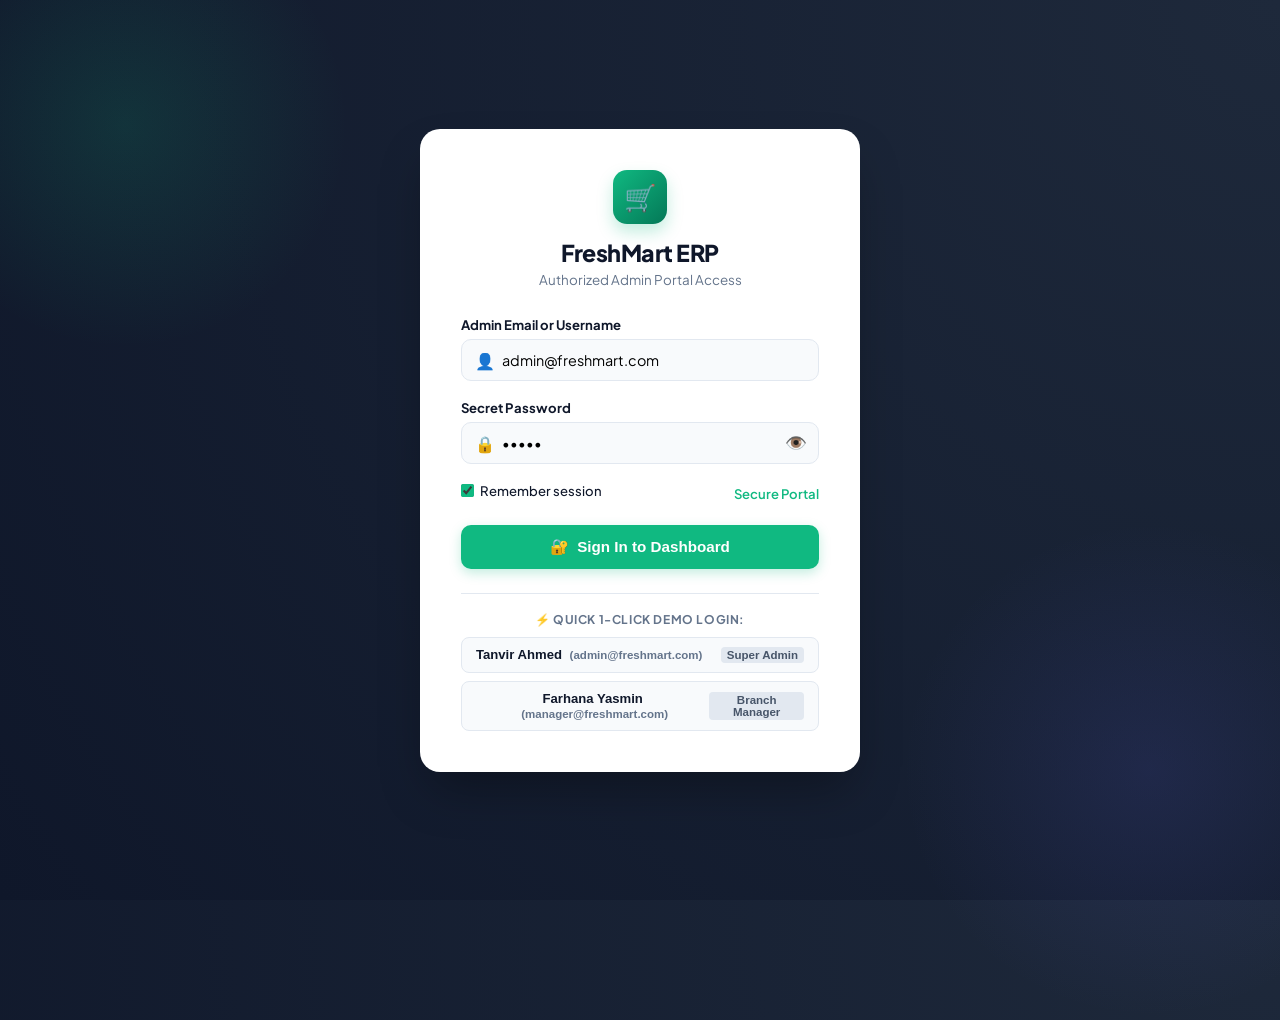
<file: grocery-management-system/pages/login.html>
<!DOCTYPE html>
<html lang="en">
<head>
  <meta charset="UTF-8">
  <meta http-equiv="refresh" content="0; url=../login.html">
  <title>Redirecting to Login...</title>
</head>
<body>
  <p>Redirecting to Login... <a href="../login.html">Click here if not redirected</a>.</p>
</body>
</html>
</file>
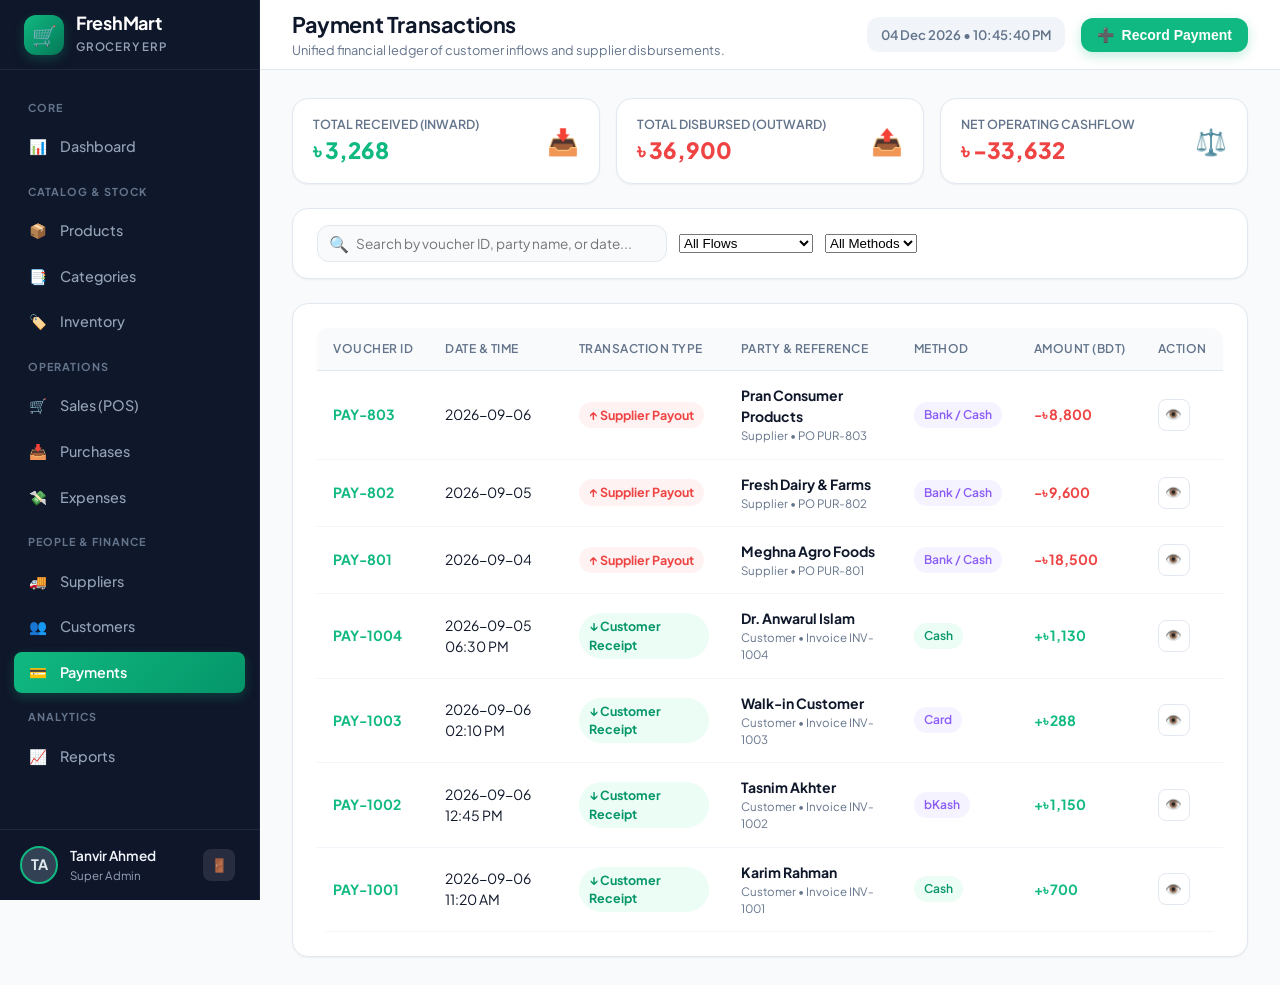
<file: grocery-management-system/pages/payments.html>
<!DOCTYPE html>
<html lang="en">
<head>
  <meta charset="UTF-8">
  <meta name="viewport" content="width=device-width, initial-scale=1.0">
  <title>FreshMart - Payments & Transactions Ledger</title>
  <!-- Google Font -->
  <link rel="preconnect" href="https://fonts.googleapis.com">
  <link rel="preconnect" href="https://fonts.gstatic.com" crossorigin>
  <link href="https://fonts.googleapis.com/css2?family=Plus+Jakarta+Sans:wght@300;400;500;600;700;800&display=swap" rel="stylesheet">
  <!-- Stylesheets -->
  <link rel="stylesheet" href="../css/common.css">
  <link rel="stylesheet" href="../css/payments.css">
</head>
<body>

  <div class="app-layout">
    <!-- ====================================================================
         SIDEBAR NAVIGATION
         ==================================================================== -->
    <aside class="sidebar">
      <div class="sidebar-header">
        <div class="brand-icon">🛒</div>
        <div class="brand-text">
          <h2>FreshMart</h2>
          <span>Grocery ERP</span>
        </div>
      </div>

      <ul class="sidebar-menu">
        <li class="menu-category-title">Core</li>
        <li class="menu-item">
          <a href="../index.html">
            <span class="menu-icon">📊</span>
            <span>Dashboard</span>
          </a>
        </li>

        <li class="menu-category-title">Catalog & Stock</li>
        <li class="menu-item">
          <a href="products.html">
            <span class="menu-icon">📦</span>
            <span>Products</span>
          </a>
        </li>
        <li class="menu-item">
          <a href="categories.html">
            <span class="menu-icon">📑</span>
            <span>Categories</span>
          </a>
        </li>
        <li class="menu-item">
          <a href="inventory.html">
            <span class="menu-icon">🏷️</span>
            <span>Inventory</span>
          </a>
        </li>

        <li class="menu-category-title">Operations</li>
        <li class="menu-item">
          <a href="sales.html">
            <span class="menu-icon">🛒</span>
            <span>Sales (POS)</span>
          </a>
        </li>
        <li class="menu-item">
          <a href="purchases.html">
            <span class="menu-icon">📥</span>
            <span>Purchases</span>
          </a>
        </li>
        <li class="menu-item">
          <a href="expenses.html">
            <span class="menu-icon">💸</span>
            <span>Expenses</span>
          </a>
        </li>

        <li class="menu-category-title">People & Finance</li>
        <li class="menu-item">
          <a href="suppliers.html">
            <span class="menu-icon">🚚</span>
            <span>Suppliers</span>
          </a>
        </li>
        <li class="menu-item">
          <a href="customers.html">
            <span class="menu-icon">👥</span>
            <span>Customers</span>
          </a>
        </li>
        <li class="menu-item active">
          <a href="payments.html">
            <span class="menu-icon">💳</span>
            <span>Payments</span>
          </a>
        </li>

        <li class="menu-category-title">Analytics</li>
        <li class="menu-item">
          <a href="reports.html">
            <span class="menu-icon">📈</span>
            <span>Reports</span>
          </a>
        </li>
      </ul>

      <div class="sidebar-footer">
        <div class="user-avatar">AD</div>
        <div class="user-info">
          <div class="user-name">Manager Admin</div>
          <div class="user-role">Super Admin</div>
        </div>
      </div>
    </aside>

    <!-- ====================================================================
         MAIN CONTENT
         ==================================================================== -->
    <div class="main-wrapper">
      <header class="topbar">
        <div class="topbar-left">
          <button id="mobile-menu-toggle" class="btn-icon-only" style="display: none;">☰</button>
          <div class="page-title">
            <h1>Payment Transactions</h1>
            <p>Unified financial ledger of customer inflows and supplier disbursements.</p>
          </div>
        </div>

        <div class="topbar-right">
          <div class="time-badge" id="live-clock">
            Loading date...
          </div>
          <button class="topbar-btn btn-primary" onclick="openModal('new-payment-modal')">
            <span>➕</span> Record Payment
          </button>
        </div>
      </header>

      <main class="page-content">

        <!-- 1. Stats Chips Row -->
        <div class="payment-stats-grid">
          <div class="card" style="padding: 16px 20px; display: flex; align-items: center; justify-content: space-between;">
            <div>
              <div style="font-size: 0.78rem; color: var(--text-muted); font-weight: 600; text-transform: uppercase;">Total Received (Inward)</div>
              <div style="font-size: 1.4rem; font-weight: 800; color: var(--primary);" id="stat-total-inward">৳ 0</div>
            </div>
            <div style="font-size: 1.6rem;">📥</div>
          </div>

          <div class="card" style="padding: 16px 20px; display: flex; align-items: center; justify-content: space-between;">
            <div>
              <div style="font-size: 0.78rem; color: var(--text-muted); font-weight: 600; text-transform: uppercase;">Total Disbursed (Outward)</div>
              <div style="font-size: 1.4rem; font-weight: 800; color: var(--danger);" id="stat-total-outward">৳ 0</div>
            </div>
            <div style="font-size: 1.6rem;">📤</div>
          </div>

          <div class="card" style="padding: 16px 20px; display: flex; align-items: center; justify-content: space-between;">
            <div>
              <div style="font-size: 0.78rem; color: var(--text-muted); font-weight: 600; text-transform: uppercase;">Net Operating Cashflow</div>
              <div style="font-size: 1.4rem; font-weight: 800;" id="stat-net-cash">৳ 0</div>
            </div>
            <div style="font-size: 1.6rem;">⚖️</div>
          </div>
        </div>

        <!-- 2. Search & Filters Bar -->
        <div class="card" style="padding: 16px 24px; margin-bottom: 24px;">
          <div style="display: flex; align-items: center; justify-content: space-between; flex-wrap: wrap; gap: 16px;">
            <div style="display: flex; align-items: center; gap: 12px; flex: 1; max-width: 600px;">
              <div class="search-box" style="width: 100%;">
                <span class="search-icon">🔍</span>
                <input type="text" id="payment-search" placeholder="Search by voucher ID, party name, or date...">
              </div>

              <select id="payment-type-filter" class="filter-select">
                <option value="ALL">All Flows</option>
                <option value="INWARD">Inward (Customer)</option>
                <option value="OUTWARD">Outward (Supplier)</option>
              </select>

              <select id="payment-method-filter" class="filter-select">
                <option value="ALL">All Methods</option>
                <option value="Cash">Cash</option>
                <option value="bKash">bKash</option>
                <option value="Card">Card</option>
              </select>
            </div>
          </div>
        </div>

        <!-- 3. Payments Ledger Table -->
        <div class="card">
          <div class="table-responsive">
            <table class="custom-table">
              <thead>
                <tr>
                  <th>Voucher ID</th>
                  <th>Date & Time</th>
                  <th>Transaction Type</th>
                  <th>Party & Reference</th>
                  <th>Method</th>
                  <th>Amount (BDT)</th>
                  <th>Action</th>
                </tr>
              </thead>
              <tbody id="payments-tbody">
                <!-- Rendered dynamically via payments.js -->
              </tbody>
            </table>
          </div>
        </div>

      </main>
    </div>
  </div>

  <!-- ====================================================================
       MODAL: RECORD DIRECT PAYMENT / DUE SETTLEMENT
       ==================================================================== -->
  <div class="modal-overlay" id="new-payment-modal">
    <div class="modal-container">
      <div class="modal-header">
        <h3>Record Payment Settlement</h3>
        <button class="modal-close" onclick="closeModal('new-payment-modal')">&times;</button>
      </div>

      <form onsubmit="handleSaveNewPayment(event)">
        <div class="modal-body">
          <div class="form-group">
            <label for="new-pay-type">Payment Type *</label>
            <select id="new-pay-type" class="form-control" onchange="loadPartyDropdown()" required>
              <option value="INWARD">Customer Due Collection (Cash In)</option>
              <option value="OUTWARD">Supplier Payment Settlement (Cash Out)</option>
            </select>
          </div>

          <div class="form-group">
            <label for="new-pay-party">Select Party *</label>
            <select id="new-pay-party" class="form-control" required>
              <!-- Populated dynamically -->
            </select>
          </div>

          <div class="form-row">
            <div class="form-group">
              <label for="new-pay-amount">Amount (৳) *</label>
              <input type="number" id="new-pay-amount" class="form-control" min="1" step="0.5" placeholder="1000" required>
            </div>
            <div class="form-group">
              <label for="new-pay-method">Payment Mode *</label>
              <select id="new-pay-method" class="form-control" required>
                <option value="Cash">Cash</option>
                <option value="bKash">bKash</option>
                <option value="Card">Bank Card</option>
                <option value="Bank Transfer">Bank Transfer</option>
              </select>
            </div>
          </div>

          <div class="form-group">
            <label for="new-pay-note">Reference / Notes</label>
            <input type="text" id="new-pay-note" class="form-control" placeholder="e.g. Cleared August outstanding bill">
          </div>
        </div>

        <div class="modal-footer">
          <button type="button" class="btn-secondary" onclick="closeModal('new-payment-modal')">Cancel</button>
          <button type="submit" class="btn-primary">Confirm Payment</button>
        </div>
      </form>
    </div>
  </div>

  <!-- ====================================================================
       MODAL: PAYMENT DETAILS VOUCHER
       ==================================================================== -->
  <div class="modal-overlay" id="payment-voucher-modal">
    <div class="modal-container" style="max-width: 520px;">
      <div class="modal-header">
        <h3>Payment Voucher</h3>
        <button class="modal-close" onclick="closeModal('payment-voucher-modal')">&times;</button>
      </div>
      <div class="modal-body" id="payment-voucher-body">
        <!-- Rendered dynamically -->
      </div>
      <div class="modal-footer">
        <button class="btn-secondary" onclick="closeModal('payment-voucher-modal')">Close</button>
        <button class="btn-primary" onclick="window.print()">🖨️ Print Voucher</button>
      </div>
    </div>
  </div>

  <!-- Scripts -->
  <script src="../js/common.js"></script>
  <script src="../js/payments.js"></script>
</body>
</html>
</file>
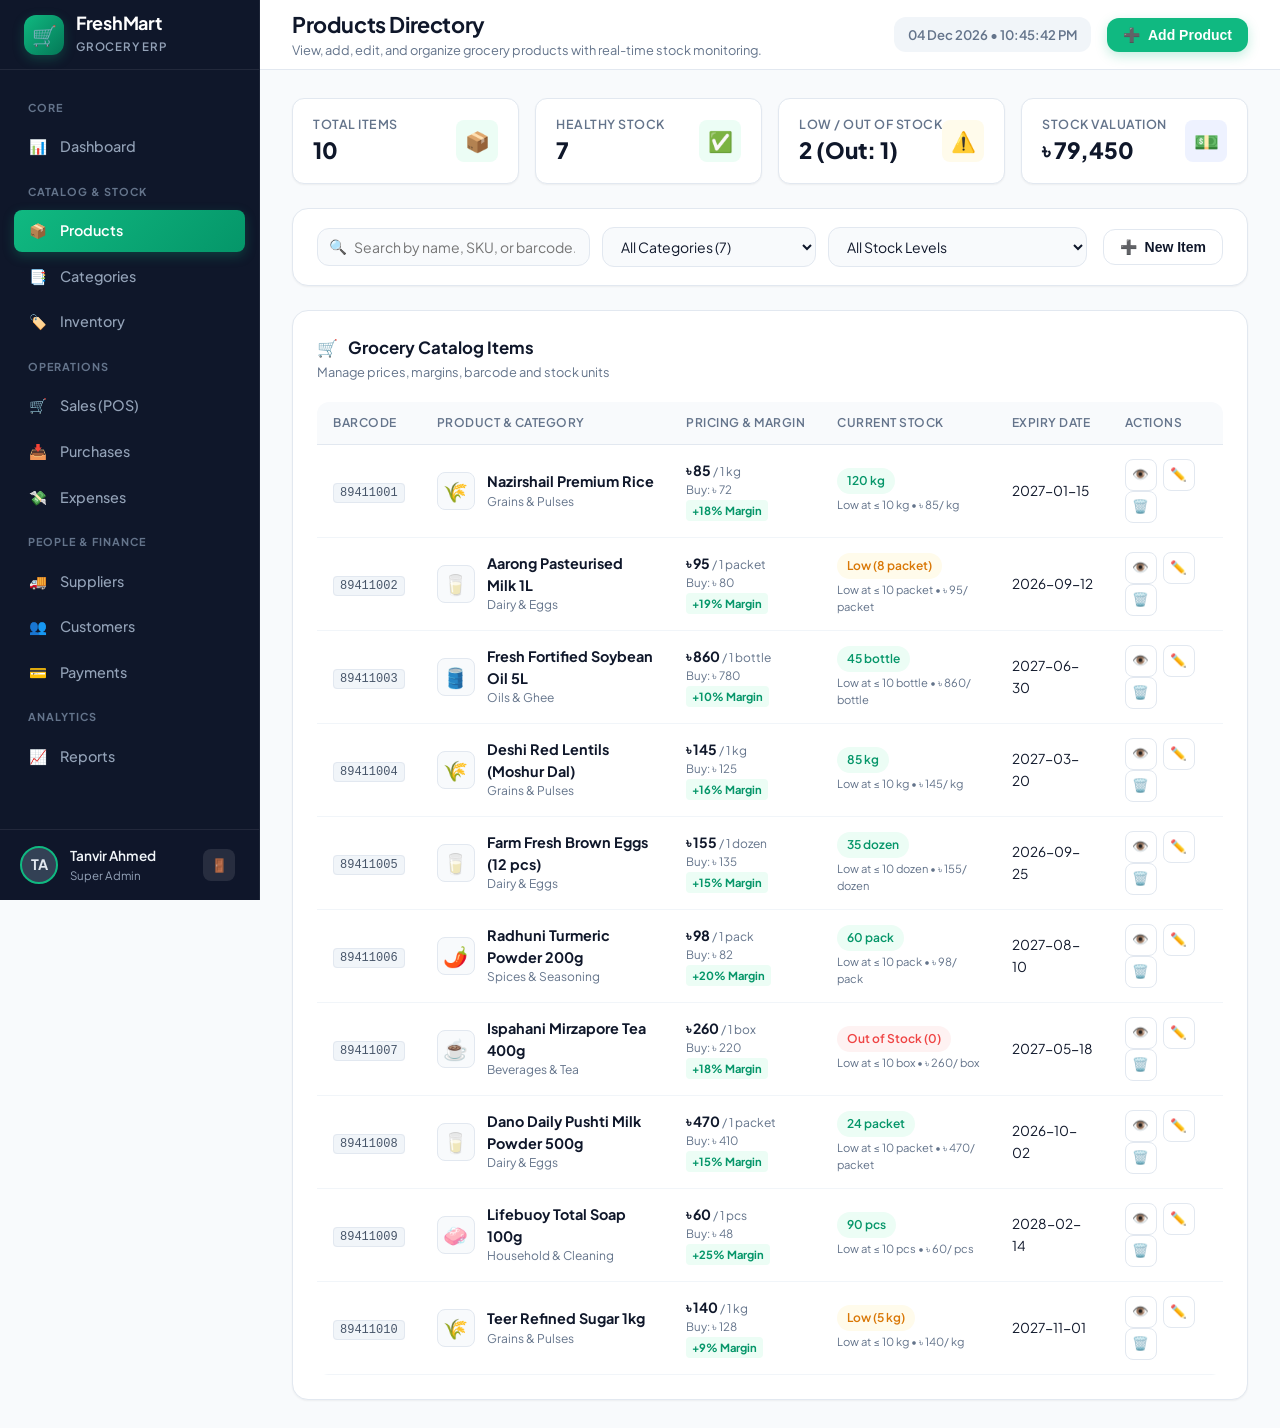
<file: grocery-management-system/pages/products.html>
<!DOCTYPE html>
<html lang="en">
<head>
  <meta charset="UTF-8">
  <meta name="viewport" content="width=device-width, initial-scale=1.0">
  <title>FreshMart - Product Catalog & Management</title>
  <!-- Google Font -->
  <link rel="preconnect" href="https://fonts.googleapis.com">
  <link rel="preconnect" href="https://fonts.gstatic.com" crossorigin>
  <link href="https://fonts.googleapis.com/css2?family=Plus+Jakarta+Sans:wght@300;400;500;600;700;800&display=swap" rel="stylesheet">
  <!-- Stylesheets -->
  <link rel="stylesheet" href="../css/common.css">
  <link rel="stylesheet" href="../css/products.css">
</head>
<body>

  <div class="app-layout">
    <!-- ====================================================================
         SIDEBAR NAVIGATION
         ==================================================================== -->
    <aside class="sidebar">
      <div class="sidebar-header">
        <div class="brand-icon">🛒</div>
        <div class="brand-text">
          <h2>FreshMart</h2>
          <span>Grocery ERP</span>
        </div>
      </div>

      <ul class="sidebar-menu">
        <li class="menu-category-title">Core</li>
        <li class="menu-item">
          <a href="../index.html">
            <span class="menu-icon">📊</span>
            <span>Dashboard</span>
          </a>
        </li>

        <li class="menu-category-title">Catalog & Stock</li>
        <li class="menu-item active">
          <a href="products.html">
            <span class="menu-icon">📦</span>
            <span>Products</span>
          </a>
        </li>
        <li class="menu-item">
          <a href="categories.html">
            <span class="menu-icon">📑</span>
            <span>Categories</span>
          </a>
        </li>
        <li class="menu-item">
          <a href="inventory.html">
            <span class="menu-icon">🏷️</span>
            <span>Inventory</span>
          </a>
        </li>

        <li class="menu-category-title">Operations</li>
        <li class="menu-item">
          <a href="sales.html">
            <span class="menu-icon">🛒</span>
            <span>Sales (POS)</span>
          </a>
        </li>
        <li class="menu-item">
          <a href="purchases.html">
            <span class="menu-icon">📥</span>
            <span>Purchases</span>
          </a>
        </li>
        <li class="menu-item">
          <a href="expenses.html">
            <span class="menu-icon">💸</span>
            <span>Expenses</span>
          </a>
        </li>

        <li class="menu-category-title">People & Finance</li>
        <li class="menu-item">
          <a href="suppliers.html">
            <span class="menu-icon">🚚</span>
            <span>Suppliers</span>
          </a>
        </li>
        <li class="menu-item">
          <a href="customers.html">
            <span class="menu-icon">👥</span>
            <span>Customers</span>
          </a>
        </li>
        <li class="menu-item">
          <a href="payments.html">
            <span class="menu-icon">💳</span>
            <span>Payments</span>
          </a>
        </li>

        <li class="menu-category-title">Analytics</li>
        <li class="menu-item">
          <a href="reports.html">
            <span class="menu-icon">📈</span>
            <span>Reports</span>
          </a>
        </li>
      </ul>

      <div class="sidebar-footer">
        <div class="user-avatar">AD</div>
        <div class="user-info">
          <div class="user-name">Manager Admin</div>
          <div class="user-role">Super Admin</div>
        </div>
      </div>
    </aside>

    <!-- ====================================================================
         MAIN CONTENT
         ==================================================================== -->
    <div class="main-wrapper">
      <!-- Topbar Header -->
      <header class="topbar">
        <div class="topbar-left">
          <button id="mobile-menu-toggle" class="btn-icon-only" style="display: none;">☰</button>
          <div class="page-title">
            <h1>Products Directory</h1>
            <p>View, add, edit, and organize grocery products with real-time stock monitoring.</p>
          </div>
        </div>

        <div class="topbar-right">
          <div class="time-badge" id="live-clock">
            Loading date...
          </div>
          <button class="topbar-btn btn-primary" onclick="openAddProductModal()">
            <span>➕</span> Add Product
          </button>
        </div>
      </header>

      <!-- Page Content Body -->
      <main class="page-content">

        <!-- 1. Stats Chips Row -->
        <div class="product-stats-grid">
          <div class="stat-chip total">
            <div class="stat-chip-info">
              <span>Total Items</span>
              <strong id="stat-total-products">0</strong>
            </div>
            <div class="stat-chip-icon">📦</div>
          </div>

          <div class="stat-chip instock">
            <div class="stat-chip-info">
              <span>Healthy Stock</span>
              <strong id="stat-instock">0</strong>
            </div>
            <div class="stat-chip-icon">✅</div>
          </div>

          <div class="stat-chip lowstock">
            <div class="stat-chip-info">
              <span>Low / Out of Stock</span>
              <strong id="stat-lowstock">0</strong>
            </div>
            <div class="stat-chip-icon">⚠️</div>
          </div>

          <div class="stat-chip value">
            <div class="stat-chip-info">
              <span>Stock Valuation</span>
              <strong id="stat-inventory-val">৳ 0</strong>
            </div>
            <div class="stat-chip-icon">💵</div>
          </div>
        </div>

        <!-- 2. Search & Filter Toolbar -->
        <div class="filter-toolbar">
          <div class="search-filter-group">
            <div class="filter-input-wrap">
              <span class="search-icon">🔍</span>
              <input type="text" id="product-search" placeholder="Search by name, SKU, or barcode...">
            </div>

            <select id="category-filter" class="filter-select">
              <option value="ALL">All Categories</option>
            </select>

            <select id="stock-filter" class="filter-select">
              <option value="ALL">All Stock Levels</option>
              <option value="INSTOCK">Healthy Stock (above threshold)</option>
              <option value="LOW">Low Stock (at/below threshold)</option>
              <option value="OUT">Out of Stock (0)</option>
            </select>
          </div>

          <div class="toolbar-actions">
            <button class="btn-secondary topbar-btn" onclick="openAddProductModal()">
              <span>➕</span> New Item
            </button>
          </div>
        </div>

        <!-- 3. Products Table Card -->
        <div class="card">
          <div class="card-header">
            <div>
              <div class="card-title">
                <span>🛒</span> Grocery Catalog Items
              </div>
              <div class="card-subtitle">Manage prices, margins, barcode and stock units</div>
            </div>
          </div>

          <div class="table-responsive">
            <table class="custom-table">
              <thead>
                <tr>
                  <th>Barcode</th>
                  <th>Product & Category</th>
                  <th>Pricing & Margin</th>
                  <th>Current Stock</th>
                  <th>Expiry Date</th>
                  <th>Actions</th>
                </tr>
              </thead>
              <tbody id="products-tbody">
                <!-- Rendered dynamically via products.js -->
              </tbody>
            </table>
          </div>
        </div>

      </main>
    </div>
  </div>

  <!-- ====================================================================
       MODAL: ADD / EDIT PRODUCT
       ==================================================================== -->
  <div class="modal-overlay" id="product-form-modal">
    <div class="modal-container">
      <div class="modal-header">
        <h3 id="product-modal-title">Add New Grocery Product</h3>
        <button class="modal-close" onclick="closeModal('product-form-modal')">&times;</button>
      </div>

      <form id="product-form" onsubmit="handleSaveProduct(event)">
        <div class="modal-body">
          <div class="form-group">
            <label for="prod-name">Product Name *</label>
            <input type="text" id="prod-name" class="form-control" placeholder="e.g. Miniket Premium Rice" required>
          </div>

          <div class="form-row">
            <div class="form-group">
              <label for="prod-barcode">Barcode / SKU</label>
              <input type="text" id="prod-barcode" class="form-control" placeholder="89410001">
            </div>
            <div class="form-group">
              <label for="prod-category">Category *</label>
              <select id="prod-category" class="form-control" required>
                <!-- Populated via JS -->
              </select>
            </div>
          </div>

          <div class="form-row">
            <div class="form-group">
              <label for="prod-buy-price">Purchase Cost (৳) *</label>
              <input type="number" id="prod-buy-price" class="form-control" step="0.5" min="0" placeholder="70" required>
            </div>
            <div class="form-group">
              <label for="prod-sell-price">Selling Price (৳) *</label>
              <input type="number" id="prod-sell-price" class="form-control" step="0.5" min="0" placeholder="85" required>
            </div>
          </div>

          <div class="form-row">
            <div class="form-group">
              <label for="prod-stock">Current Stock Qty *</label>
              <input type="number" id="prod-stock" class="form-control" min="0" placeholder="50" required>
            </div>
            <div class="form-group">
              <label for="prod-unit">Unit of Measure *</label>
              <select id="prod-unit" class="form-control" required>
                <option value="kg">kg (Kilogram)</option>
                <option value="gram">gram (Gram)</option>
                <option value="liter">liter (Liter)</option>
                <option value="ml">ml (Milliliter)</option>
                <option value="pcs">pcs (Pieces)</option>
                <option value="packet">packet</option>
                <option value="pack">pack</option>
                <option value="bottle">bottle</option>
                <option value="dozen">dozen</option>
                <option value="box">box</option>
                <option value="gm">gm (Gram, legacy)</option>
              </select>
            </div>
          </div>

          <div class="form-row">
            <div class="form-group">
              <label for="prod-expiry">Expiry Date</label>
              <input type="date" id="prod-expiry" class="form-control" value="2027-12-31">
            </div>
            <div class="form-group">
              <label for="prod-threshold">Low Stock Threshold (in unit)</label>
              <input type="number" id="prod-threshold" class="form-control" min="0" value="10" required>
            </div>
          </div>
        </div>

        <div class="modal-footer">
          <button type="button" class="btn-secondary" onclick="closeModal('product-form-modal')">Cancel</button>
          <button type="submit" class="btn-primary">Save Product</button>
        </div>
      </form>
    </div>
  </div>

  <!-- ====================================================================
       MODAL: PRODUCT DETAILS VIEW
       ==================================================================== -->
  <div class="modal-overlay" id="product-details-modal">
    <div class="modal-container">
      <div class="modal-header">
        <h3>Product Details</h3>
        <button class="modal-close" onclick="closeModal('product-details-modal')">&times;</button>
      </div>
      <div class="modal-body" id="product-details-body">
        <!-- Rendered dynamically -->
      </div>
      <div class="modal-footer">
        <button class="btn-secondary" onclick="closeModal('product-details-modal')">Close</button>
      </div>
    </div>
  </div>

  <!-- Scripts -->
  <script src="../js/common.js"></script>
  <script src="../js/products.js"></script>
</body>
</html>
</file>
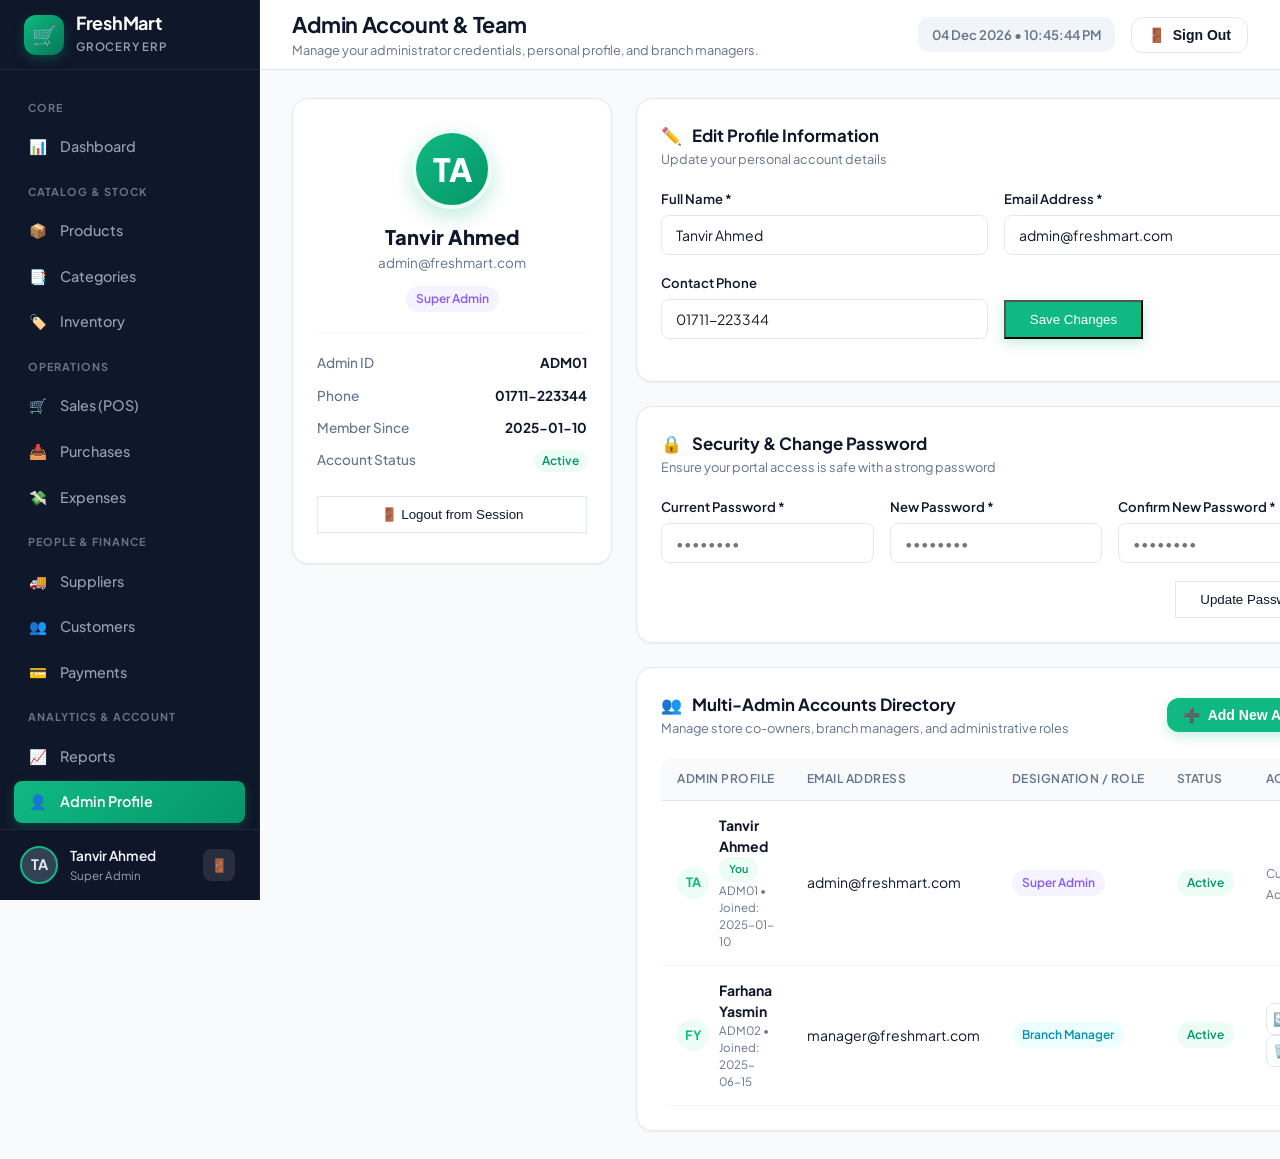
<file: grocery-management-system/pages/profile.html>
<!DOCTYPE html>
<html lang="en">
<head>
  <meta charset="UTF-8">
  <meta name="viewport" content="width=device-width, initial-scale=1.0">
  <title>FreshMart - Admin Profile & Multi-User Management</title>
  <!-- Google Font -->
  <link rel="preconnect" href="https://fonts.googleapis.com">
  <link rel="preconnect" href="https://fonts.gstatic.com" crossorigin>
  <link href="https://fonts.googleapis.com/css2?family=Plus+Jakarta+Sans:wght@300;400;500;600;700;800&display=swap" rel="stylesheet">
  <!-- Stylesheets -->
  <link rel="stylesheet" href="../css/common.css">
  <link rel="stylesheet" href="../css/profile.css">
</head>
<body>

  <div class="app-layout">
    <!-- ====================================================================
         SIDEBAR NAVIGATION
         ==================================================================== -->
    <aside class="sidebar">
      <div class="sidebar-header">
        <div class="brand-icon">🛒</div>
        <div class="brand-text">
          <h2>FreshMart</h2>
          <span>Grocery ERP</span>
        </div>
      </div>

      <ul class="sidebar-menu">
        <li class="menu-category-title">Core</li>
        <li class="menu-item">
          <a href="../index.html">
            <span class="menu-icon">📊</span>
            <span>Dashboard</span>
          </a>
        </li>

        <li class="menu-category-title">Catalog & Stock</li>
        <li class="menu-item">
          <a href="products.html">
            <span class="menu-icon">📦</span>
            <span>Products</span>
          </a>
        </li>
        <li class="menu-item">
          <a href="categories.html">
            <span class="menu-icon">📑</span>
            <span>Categories</span>
          </a>
        </li>
        <li class="menu-item">
          <a href="inventory.html">
            <span class="menu-icon">🏷️</span>
            <span>Inventory</span>
          </a>
        </li>

        <li class="menu-category-title">Operations</li>
        <li class="menu-item">
          <a href="sales.html">
            <span class="menu-icon">🛒</span>
            <span>Sales (POS)</span>
          </a>
        </li>
        <li class="menu-item">
          <a href="purchases.html">
            <span class="menu-icon">📥</span>
            <span>Purchases</span>
          </a>
        </li>
        <li class="menu-item">
          <a href="expenses.html">
            <span class="menu-icon">💸</span>
            <span>Expenses</span>
          </a>
        </li>

        <li class="menu-category-title">People & Finance</li>
        <li class="menu-item">
          <a href="suppliers.html">
            <span class="menu-icon">🚚</span>
            <span>Suppliers</span>
          </a>
        </li>
        <li class="menu-item">
          <a href="customers.html">
            <span class="menu-icon">👥</span>
            <span>Customers</span>
          </a>
        </li>
        <li class="menu-item">
          <a href="payments.html">
            <span class="menu-icon">💳</span>
            <span>Payments</span>
          </a>
        </li>

        <li class="menu-category-title">Analytics & Account</li>
        <li class="menu-item">
          <a href="reports.html">
            <span class="menu-icon">📈</span>
            <span>Reports</span>
          </a>
        </li>
        <li class="menu-item active">
          <a href="profile.html">
            <span class="menu-icon">👤</span>
            <span>Admin Profile</span>
          </a>
        </li>
      </ul>

      <div class="sidebar-footer">
        <!-- Rendered dynamically via common.js -->
      </div>
    </aside>

    <!-- ====================================================================
         MAIN CONTENT
         ==================================================================== -->
    <div class="main-wrapper">
      <header class="topbar">
        <div class="topbar-left">
          <button id="mobile-menu-toggle" class="btn-icon-only" style="display: none;">☰</button>
          <div class="page-title">
            <h1>Admin Account & Team</h1>
            <p>Manage your administrator credentials, personal profile, and branch managers.</p>
          </div>
        </div>

        <div class="topbar-right">
          <div class="time-badge" id="live-clock">
            Loading date...
          </div>
          <button class="topbar-btn btn-secondary" onclick="GMS_Store.logout()">
            <span>🚪</span> Sign Out
          </button>
        </div>
      </header>

      <main class="page-content">

        <div class="profile-layout">

          <!-- Left Column: Hero Current Admin Card -->
          <div class="profile-card-hero">
            <div class="profile-avatar-large" id="profile-avatar-large">AD</div>
            <h2 class="profile-name-title" id="profile-name-title">Loading...</h2>
            <div class="profile-email-sub" id="profile-email-sub">admin@freshmart.com</div>
            <span class="badge badge-purple" id="profile-role-badge">Super Admin</span>

            <div class="profile-meta-details">
              <div class="profile-meta-row">
                <span class="profile-meta-label">Admin ID</span>
                <span class="profile-meta-val" id="profile-meta-id">ADM01</span>
              </div>
              <div class="profile-meta-row">
                <span class="profile-meta-label">Phone</span>
                <span class="profile-meta-val" id="profile-meta-phone">01711-223344</span>
              </div>
              <div class="profile-meta-row">
                <span class="profile-meta-label">Member Since</span>
                <span class="profile-meta-val" id="profile-meta-joined">Jan 2025</span>
              </div>
              <div class="profile-meta-row">
                <span class="profile-meta-label">Account Status</span>
                <span class="badge badge-success" style="padding: 2px 8px;">Active</span>
              </div>
            </div>

            <button class="btn-secondary" style="width: 100%; margin-top: 24px; padding: 10px;" onclick="GMS_Store.logout()">
              <span>🚪</span> Logout from Session
            </button>
          </div>

          <!-- Right Column: Settings & Multi-Admin Management -->
          <div class="profile-content-column">

            <!-- Card 1: Edit Profile -->
            <div class="card">
              <div class="card-header">
                <div>
                  <div class="card-title">
                    <span>✏️</span> Edit Profile Information
                  </div>
                  <div class="card-subtitle">Update your personal account details</div>
                </div>
              </div>

              <form onsubmit="handleSaveProfile(event)">
                <div class="form-row">
                  <div class="form-group">
                    <label for="edit-admin-name">Full Name *</label>
                    <input type="text" id="edit-admin-name" class="form-control" required>
                  </div>
                  <div class="form-group">
                    <label for="edit-admin-email">Email Address *</label>
                    <input type="email" id="edit-admin-email" class="form-control" required>
                  </div>
                </div>

                <div class="form-row">
                  <div class="form-group">
                    <label for="edit-admin-phone">Contact Phone</label>
                    <input type="text" id="edit-admin-phone" class="form-control" placeholder="017XX-XXXXXX">
                  </div>
                  <div class="form-group" style="display: flex; align-items: flex-end;">
                    <button type="submit" class="btn-primary" style="padding: 10px 24px;">
                      Save Changes
                    </button>
                  </div>
                </div>
              </form>
            </div>

            <!-- Card 2: Change Password -->
            <div class="card">
              <div class="card-header">
                <div>
                  <div class="card-title">
                    <span>🔒</span> Security & Change Password
                  </div>
                  <div class="card-subtitle">Ensure your portal access is safe with a strong password</div>
                </div>
              </div>

              <form id="form-change-password" onsubmit="handleChangePassword(event)">
                <div class="form-row">
                  <div class="form-group">
                    <label for="pass-current">Current Password *</label>
                    <input type="password" id="pass-current" class="form-control" placeholder="••••••••" required>
                  </div>
                  <div class="form-group">
                    <label for="pass-new">New Password *</label>
                    <input type="password" id="pass-new" class="form-control" placeholder="••••••••" required>
                  </div>
                  <div class="form-group">
                    <label for="pass-confirm">Confirm New Password *</label>
                    <input type="password" id="pass-confirm" class="form-control" placeholder="••••••••" required>
                  </div>
                </div>

                <div style="display: flex; justify-content: flex-end;">
                  <button type="submit" class="btn-secondary" style="padding: 10px 24px;">
                    Update Password
                  </button>
                </div>
              </form>
            </div>

            <!-- Card 3: Multi-Admin Management -->
            <div class="card">
              <div class="card-header">
                <div>
                  <div class="card-title">
                    <span>👥</span> Multi-Admin Accounts Directory
                  </div>
                  <div class="card-subtitle">Manage store co-owners, branch managers, and administrative roles</div>
                </div>

                <button class="topbar-btn btn-primary" onclick="openAddAdminModal()">
                  <span>➕</span> Add New Admin
                </button>
              </div>

              <div class="table-responsive">
                <table class="custom-table">
                  <thead>
                    <tr>
                      <th>Admin Profile</th>
                      <th>Email Address</th>
                      <th>Designation / Role</th>
                      <th>Status</th>
                      <th>Action</th>
                    </tr>
                  </thead>
                  <tbody id="admins-table-tbody">
                    <!-- Rendered dynamically via profile.js -->
                  </tbody>
                </table>
              </div>
            </div>

          </div>

        </div>

      </main>
    </div>
  </div>

  <!-- ====================================================================
       MODAL: ADD NEW ADMIN
       ==================================================================== -->
  <div class="modal-overlay" id="modal-add-admin">
    <div class="modal-container">
      <div class="modal-header">
        <h3>Register New Administrator</h3>
        <button class="modal-close" onclick="closeModal('modal-add-admin')">&times;</button>
      </div>

      <form id="form-add-admin" onsubmit="handleSaveNewAdmin(event)">
        <div class="modal-body">
          <div class="form-group">
            <label for="new-admin-name">Full Name *</label>
            <input type="text" id="new-admin-name" class="form-control" placeholder="e.g. Mahfuzur Rahman" required>
          </div>

          <div class="form-row">
            <div class="form-group">
              <label for="new-admin-email">Email Address *</label>
              <input type="email" id="new-admin-email" class="form-control" placeholder="mahfuz@freshmart.com" required>
            </div>
            <div class="form-group">
              <label for="new-admin-phone">Contact Mobile</label>
              <input type="text" id="new-admin-phone" class="form-control" placeholder="01712-XXXXXX">
            </div>
          </div>

          <div class="form-row">
            <div class="form-group">
              <label for="new-admin-role">System Role / Permission *</label>
              <select id="new-admin-role" class="form-control" required>
                <option value="Super Admin">Super Admin (Full Access)</option>
                <option value="Branch Manager">Branch Manager</option>
                <option value="Inventory Manager">Inventory Manager</option>
                <option value="Counter Admin">Counter / Cashier Admin</option>
              </select>
            </div>
            <div class="form-group">
              <label for="new-admin-pass">Initial Password *</label>
              <input type="password" id="new-admin-pass" class="form-control" placeholder="••••••••" value="admin123" required>
            </div>
          </div>
        </div>

        <div class="modal-footer">
          <button type="button" class="btn-secondary" onclick="closeModal('modal-add-admin')">Cancel</button>
          <button type="submit" class="btn-primary">Register Admin</button>
        </div>
      </form>
    </div>
  </div>

  <!-- Scripts -->
  <script src="../js/common.js"></script>
  <script src="../js/profile.js"></script>
</body>
</html>
</file>
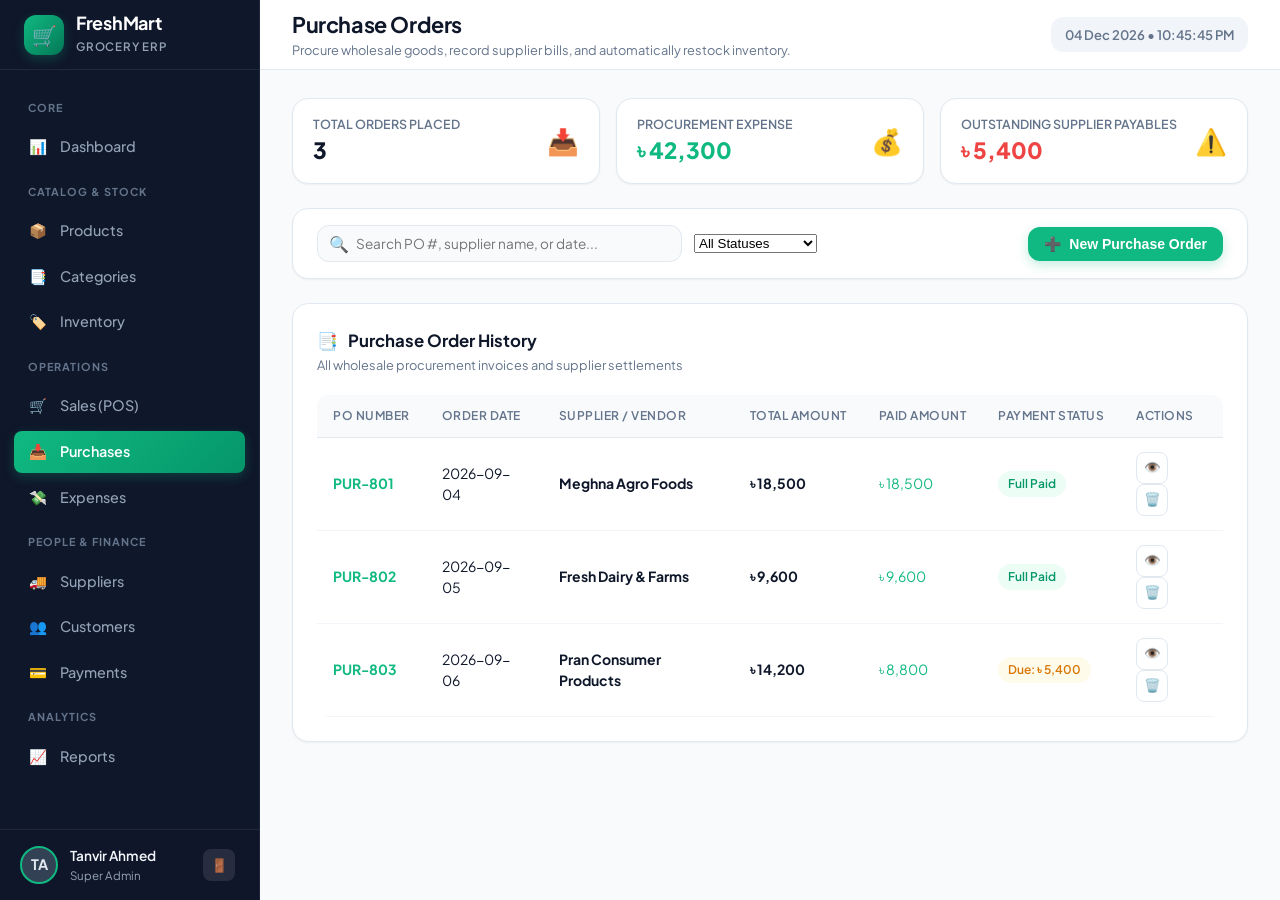
<file: grocery-management-system/pages/purchases.html>
<!DOCTYPE html>
<html lang="en">
<head>
  <meta charset="UTF-8">
  <meta name="viewport" content="width=device-width, initial-scale=1.0">
  <title>FreshMart - Procurement & Purchases</title>
  <!-- Google Font -->
  <link rel="preconnect" href="https://fonts.googleapis.com">
  <link rel="preconnect" href="https://fonts.gstatic.com" crossorigin>
  <link href="https://fonts.googleapis.com/css2?family=Plus+Jakarta+Sans:wght@300;400;500;600;700;800&display=swap" rel="stylesheet">
  <!-- Stylesheets -->
  <link rel="stylesheet" href="../css/common.css">
  <link rel="stylesheet" href="../css/purchases.css">
</head>
<body>

  <div class="app-layout">
    <!-- ====================================================================
         SIDEBAR NAVIGATION
         ==================================================================== -->
    <aside class="sidebar">
      <div class="sidebar-header">
        <div class="brand-icon">🛒</div>
        <div class="brand-text">
          <h2>FreshMart</h2>
          <span>Grocery ERP</span>
        </div>
      </div>

      <ul class="sidebar-menu">
        <li class="menu-category-title">Core</li>
        <li class="menu-item">
          <a href="../index.html">
            <span class="menu-icon">📊</span>
            <span>Dashboard</span>
          </a>
        </li>

        <li class="menu-category-title">Catalog & Stock</li>
        <li class="menu-item">
          <a href="products.html">
            <span class="menu-icon">📦</span>
            <span>Products</span>
          </a>
        </li>
        <li class="menu-item">
          <a href="categories.html">
            <span class="menu-icon">📑</span>
            <span>Categories</span>
          </a>
        </li>
        <li class="menu-item">
          <a href="inventory.html">
            <span class="menu-icon">🏷️</span>
            <span>Inventory</span>
          </a>
        </li>

        <li class="menu-category-title">Operations</li>
        <li class="menu-item">
          <a href="sales.html">
            <span class="menu-icon">🛒</span>
            <span>Sales (POS)</span>
          </a>
        </li>
        <li class="menu-item active">
          <a href="purchases.html">
            <span class="menu-icon">📥</span>
            <span>Purchases</span>
          </a>
        </li>
        <li class="menu-item">
          <a href="expenses.html">
            <span class="menu-icon">💸</span>
            <span>Expenses</span>
          </a>
        </li>

        <li class="menu-category-title">People & Finance</li>
        <li class="menu-item">
          <a href="suppliers.html">
            <span class="menu-icon">🚚</span>
            <span>Suppliers</span>
          </a>
        </li>
        <li class="menu-item">
          <a href="customers.html">
            <span class="menu-icon">👥</span>
            <span>Customers</span>
          </a>
        </li>
        <li class="menu-item">
          <a href="payments.html">
            <span class="menu-icon">💳</span>
            <span>Payments</span>
          </a>
        </li>

        <li class="menu-category-title">Analytics</li>
        <li class="menu-item">
          <a href="reports.html">
            <span class="menu-icon">📈</span>
            <span>Reports</span>
          </a>
        </li>
      </ul>

      <div class="sidebar-footer">
        <div class="user-avatar">AD</div>
        <div class="user-info">
          <div class="user-name">Manager Admin</div>
          <div class="user-role">Super Admin</div>
        </div>
      </div>
    </aside>

    <!-- ====================================================================
         MAIN CONTENT
         ==================================================================== -->
    <div class="main-wrapper">
      <header class="topbar">
        <div class="topbar-left">
          <button id="mobile-menu-toggle" class="btn-icon-only" style="display: none;">☰</button>
          <div class="page-title">
            <h1>Purchase Orders</h1>
            <p>Procure wholesale goods, record supplier bills, and automatically restock inventory.</p>
          </div>
        </div>

        <div class="topbar-right">
          <div class="time-badge" id="live-clock">
            Loading date...
          </div>
        </div>
      </header>

      <main class="page-content">

        <!-- 1. Stats Chips Row -->
        <div class="purchase-stats-grid">
          <div class="card" style="padding: 16px 20px; display: flex; align-items: center; justify-content: space-between;">
            <div>
              <div style="font-size: 0.78rem; color: var(--text-muted); font-weight: 600; text-transform: uppercase;">Total Orders Placed</div>
              <div style="font-size: 1.4rem; font-weight: 800;" id="stat-total-purchases">0</div>
            </div>
            <div style="font-size: 1.6rem;">📥</div>
          </div>

          <div class="card" style="padding: 16px 20px; display: flex; align-items: center; justify-content: space-between;">
            <div>
              <div style="font-size: 0.78rem; color: var(--text-muted); font-weight: 600; text-transform: uppercase;">Procurement Expense</div>
              <div style="font-size: 1.4rem; font-weight: 800; color: var(--primary);" id="stat-total-spent">৳ 0</div>
            </div>
            <div style="font-size: 1.6rem;">💰</div>
          </div>

          <div class="card" style="padding: 16px 20px; display: flex; align-items: center; justify-content: space-between;">
            <div>
              <div style="font-size: 0.78rem; color: var(--text-muted); font-weight: 600; text-transform: uppercase;">Outstanding Supplier Payables</div>
              <div style="font-size: 1.4rem; font-weight: 800; color: var(--danger);" id="stat-purchases-due">৳ 0</div>
            </div>
            <div style="font-size: 1.6rem;">⚠️</div>
          </div>
        </div>

        <!-- 2. Search & Filter Bar -->
        <div class="card" style="padding: 16px 24px; margin-bottom: 24px;">
          <div style="display: flex; align-items: center; justify-content: space-between; flex-wrap: wrap; gap: 16px;">
            <div style="display: flex; align-items: center; gap: 12px; flex: 1; max-width: 500px;">
              <div class="search-box" style="width: 100%;">
                <span class="search-icon">🔍</span>
                <input type="text" id="purchase-search" placeholder="Search PO #, supplier name, or date...">
              </div>

              <select id="purchase-status-filter" class="filter-select">
                <option value="ALL">All Statuses</option>
                <option value="PAID">Full Paid</option>
                <option value="DUE">Outstanding Due</option>
              </select>
            </div>

            <button class="topbar-btn btn-primary" onclick="openCreatePurchaseModal()">
              <span>➕</span> New Purchase Order
            </button>
          </div>
        </div>

        <!-- 3. Purchases Table Card -->
        <div class="card">
          <div class="card-header">
            <div>
              <div class="card-title">
                <span>📑</span> Purchase Order History
              </div>
              <div class="card-subtitle">All wholesale procurement invoices and supplier settlements</div>
            </div>
          </div>

          <div class="table-responsive">
            <table class="custom-table">
              <thead>
                <tr>
                  <th>PO Number</th>
                  <th>Order Date</th>
                  <th>Supplier / Vendor</th>
                  <th>Total Amount</th>
                  <th>Paid Amount</th>
                  <th>Payment Status</th>
                  <th>Actions</th>
                </tr>
              </thead>
              <tbody id="purchases-tbody">
                <!-- Rendered dynamically via purchases.js -->
              </tbody>
            </table>
          </div>
        </div>

      </main>
    </div>
  </div>

  <!-- ====================================================================
       MODAL: CREATE PURCHASE ORDER
       ==================================================================== -->
  <div class="modal-overlay" id="create-purchase-modal">
    <div class="modal-container" style="max-width: 780px;">
      <div class="modal-header">
        <h3>Create Purchase Order (Stock In)</h3>
        <button class="modal-close" onclick="closeModal('create-purchase-modal')">&times;</button>
      </div>

      <form onsubmit="handleSavePurchase(event)">
        <div class="modal-body">
          <div class="form-row">
            <div class="form-group">
              <label for="pur-supplier-select">Select Supplier / Vendor *</label>
              <select id="pur-supplier-select" class="form-control" required>
                <!-- Populated via JS -->
              </select>
            </div>
            <div class="form-group">
              <label for="pur-date">Purchase Date *</label>
              <input type="date" id="pur-date" class="form-control" required>
            </div>
          </div>

          <div style="display: flex; align-items: center; justify-content: space-between; margin-top: 10px;">
            <label style="font-weight: 700; font-size: 0.9rem; color: var(--text-main);">Order Items *</label>
            <button type="button" class="btn-secondary" style="font-size: 0.8rem; padding: 4px 12px;" onclick="addPurchaseItemRow()">
              + Add Item Row
            </button>
          </div>

          <table class="purchase-items-table">
            <thead>
              <tr>
                <th style="width: 45%;">Product</th>
                <th style="width: 20%;">Cost Price (৳)</th>
                <th style="width: 15%;">Quantity</th>
                <th style="width: 15%;">Total (৳)</th>
                <th style="width: 5%;"></th>
              </tr>
            </thead>
            <tbody id="purchase-builder-tbody">
              <!-- Rendered dynamically via JS -->
            </tbody>
          </table>

          <div class="purchase-calc-box">
            <div class="calc-row">
              <span>Grand Total Cost:</span>
              <strong id="pur-grand-total">৳ 0</strong>
            </div>
            <div class="calc-row">
              <label for="pur-paid" style="margin: 0; font-weight: 600;">Paid Amount (৳):</label>
              <input type="number" id="pur-paid" class="form-control" style="width: 150px; text-align: right;" value="0" min="0" oninput="recalcPurchaseTotals()">
            </div>
            <div class="calc-row grand-total">
              <span>Remaining Due:</span>
              <span id="pur-due-amount" style="color: var(--danger);">৳ 0</span>
            </div>
          </div>
        </div>

        <div class="modal-footer">
          <button type="button" class="btn-secondary" onclick="closeModal('create-purchase-modal')">Cancel</button>
          <button type="submit" class="btn-primary">Confirm & Restock</button>
        </div>
      </form>
    </div>
  </div>

  <!-- ====================================================================
       MODAL: PURCHASE DETAILS
       ==================================================================== -->
  <div class="modal-overlay" id="purchase-details-modal">
    <div class="modal-container">
      <div class="modal-header">
        <h3>Purchase Order Details</h3>
        <button class="modal-close" onclick="closeModal('purchase-details-modal')">&times;</button>
      </div>
      <div class="modal-body" id="purchase-details-body">
        <!-- Rendered dynamically -->
      </div>
      <div class="modal-footer">
        <button class="btn-secondary" onclick="closeModal('purchase-details-modal')">Close</button>
        <button class="btn-primary" onclick="window.print()">🖨️ Print Voucher</button>
      </div>
    </div>
  </div>

  <!-- Scripts -->
  <script src="../js/common.js"></script>
  <script src="../js/purchases.js"></script>
</body>
</html>
</file>
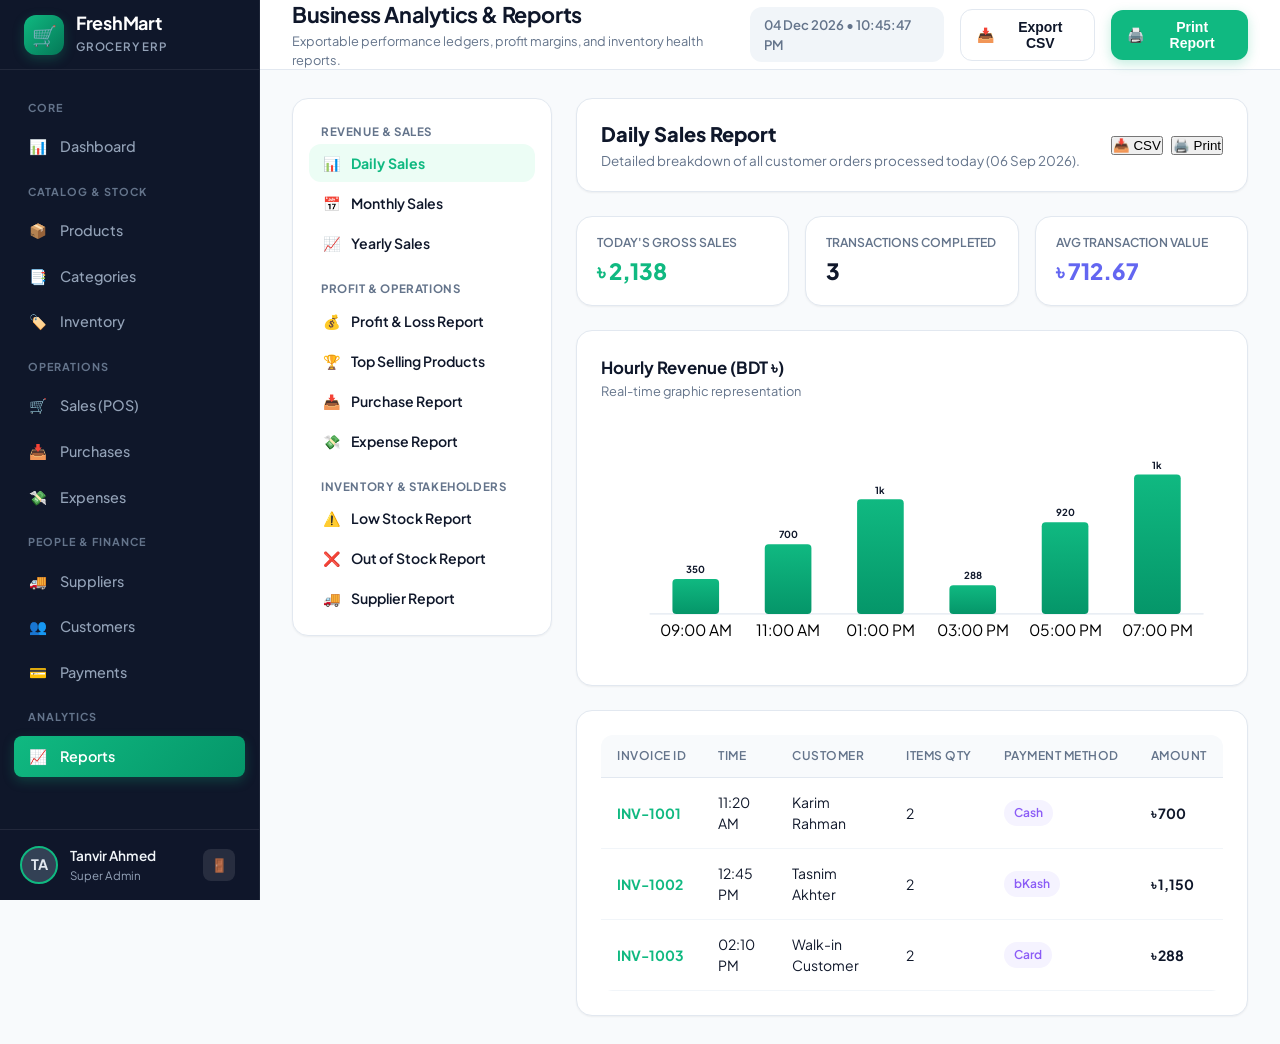
<file: grocery-management-system/pages/reports.html>
<!DOCTYPE html>
<html lang="en">
<head>
  <meta charset="UTF-8">
  <meta name="viewport" content="width=device-width, initial-scale=1.0">
  <title>FreshMart - Analytics & Business Reports</title>
  <!-- Google Font -->
  <link rel="preconnect" href="https://fonts.googleapis.com">
  <link rel="preconnect" href="https://fonts.gstatic.com" crossorigin>
  <link href="https://fonts.googleapis.com/css2?family=Plus+Jakarta+Sans:wght@300;400;500;600;700;800&display=swap" rel="stylesheet">
  <!-- Stylesheets -->
  <link rel="stylesheet" href="../css/common.css">
  <link rel="stylesheet" href="../css/reports.css">
</head>
<body>

  <div class="app-layout">
    <!-- ====================================================================
         SIDEBAR NAVIGATION
         ==================================================================== -->
    <aside class="sidebar">
      <div class="sidebar-header">
        <div class="brand-icon">🛒</div>
        <div class="brand-text">
          <h2>FreshMart</h2>
          <span>Grocery ERP</span>
        </div>
      </div>

      <ul class="sidebar-menu">
        <li class="menu-category-title">Core</li>
        <li class="menu-item">
          <a href="../index.html">
            <span class="menu-icon">📊</span>
            <span>Dashboard</span>
          </a>
        </li>

        <li class="menu-category-title">Catalog & Stock</li>
        <li class="menu-item">
          <a href="products.html">
            <span class="menu-icon">📦</span>
            <span>Products</span>
          </a>
        </li>
        <li class="menu-item">
          <a href="categories.html">
            <span class="menu-icon">📑</span>
            <span>Categories</span>
          </a>
        </li>
        <li class="menu-item">
          <a href="inventory.html">
            <span class="menu-icon">🏷️</span>
            <span>Inventory</span>
          </a>
        </li>

        <li class="menu-category-title">Operations</li>
        <li class="menu-item">
          <a href="sales.html">
            <span class="menu-icon">🛒</span>
            <span>Sales (POS)</span>
          </a>
        </li>
        <li class="menu-item">
          <a href="purchases.html">
            <span class="menu-icon">📥</span>
            <span>Purchases</span>
          </a>
        </li>
        <li class="menu-item">
          <a href="expenses.html">
            <span class="menu-icon">💸</span>
            <span>Expenses</span>
          </a>
        </li>

        <li class="menu-category-title">People & Finance</li>
        <li class="menu-item">
          <a href="suppliers.html">
            <span class="menu-icon">🚚</span>
            <span>Suppliers</span>
          </a>
        </li>
        <li class="menu-item">
          <a href="customers.html">
            <span class="menu-icon">👥</span>
            <span>Customers</span>
          </a>
        </li>
        <li class="menu-item">
          <a href="payments.html">
            <span class="menu-icon">💳</span>
            <span>Payments</span>
          </a>
        </li>

        <li class="menu-category-title">Analytics</li>
        <li class="menu-item active">
          <a href="reports.html">
            <span class="menu-icon">📈</span>
            <span>Reports</span>
          </a>
        </li>
      </ul>

      <div class="sidebar-footer">
        <div class="user-avatar">AD</div>
        <div class="user-info">
          <div class="user-name">Manager Admin</div>
          <div class="user-role">Super Admin</div>
        </div>
      </div>
    </aside>

    <!-- ====================================================================
         MAIN CONTENT
         ==================================================================== -->
    <div class="main-wrapper">
      <header class="topbar">
        <div class="topbar-left">
          <button id="mobile-menu-toggle" class="btn-icon-only" style="display: none;">☰</button>
          <div class="page-title">
            <h1>Business Analytics & Reports</h1>
            <p>Exportable performance ledgers, profit margins, and inventory health reports.</p>
          </div>
        </div>

        <div class="topbar-right">
          <div class="time-badge" id="live-clock">
            Loading date...
          </div>
          <button class="topbar-btn btn-secondary" onclick="exportReportCSV()">
            <span>📥</span> Export CSV
          </button>
          <button class="topbar-btn btn-primary" onclick="window.print()">
            <span>🖨️</span> Print Report
          </button>
        </div>
      </header>

      <main class="page-content">

        <div class="reports-layout">

          <!-- Left Column: Reports Switcher Menu -->
          <div class="reports-nav-card">
            <div class="report-nav-group-title">Revenue & Sales</div>
            <button class="report-nav-item active" data-report="daily-sales">
              <span>📊</span> Daily Sales
            </button>
            <button class="report-nav-item" data-report="monthly-sales">
              <span>📅</span> Monthly Sales
            </button>
            <button class="report-nav-item" data-report="yearly-sales">
              <span>📈</span> Yearly Sales
            </button>

            <div class="report-nav-group-title" style="margin-top: 10px;">Profit & Operations</div>
            <button class="report-nav-item" data-report="profit-report">
              <span>💰</span> Profit & Loss Report
            </button>
            <button class="report-nav-item" data-report="top-products">
              <span>🏆</span> Top Selling Products
            </button>
            <button class="report-nav-item" data-report="purchase-report">
              <span>📥</span> Purchase Report
            </button>
            <button class="report-nav-item" data-report="expense-report">
              <span>💸</span> Expense Report
            </button>

            <div class="report-nav-group-title" style="margin-top: 10px;">Inventory & Stakeholders</div>
            <button class="report-nav-item" data-report="low-stock">
              <span>⚠️</span> Low Stock Report
            </button>
            <button class="report-nav-item" data-report="out-stock">
              <span>❌</span> Out of Stock Report
            </button>
            <button class="report-nav-item" data-report="supplier-report">
              <span>🚚</span> Supplier Report
            </button>
          </div>

          <!-- Right Column: Dynamic Report Display Panel -->
          <div class="report-content-panel">

            <!-- Report Header Card -->
            <div class="report-header-card">
              <div>
                <h2 id="report-view-title" style="font-size: 1.25rem; font-weight: 800; color: var(--text-main);">Daily Sales Report</h2>
                <p id="report-view-subtitle" style="font-size: 0.84rem; color: var(--text-muted); margin-top: 2px;">Loading report data...</p>
              </div>

              <div style="display: flex; gap: 8px;">
                <button class="quick-btn" onclick="exportReportCSV()">📥 CSV</button>
                <button class="quick-btn primary-action" onclick="window.print()">🖨️ Print</button>
              </div>
            </div>

            <!-- Report Dynamic KPIs -->
            <div style="display: grid; grid-template-columns: repeat(auto-fit, minmax(200px, 1fr)); gap: 16px;" id="report-kpis-container">
              <!-- Rendered via JS -->
            </div>

            <!-- Report Dynamic Chart Card -->
            <div class="report-chart-card" id="report-chart-card">
              <div class="card-header">
                <div>
                  <div class="card-title" id="report-chart-title">Visual Analytics</div>
                  <div class="card-subtitle">Real-time graphic representation</div>
                </div>
              </div>
              <div class="report-chart-box" id="report-chart-container">
                <!-- Rendered via JS -->
              </div>
            </div>

            <!-- Report Data Table Card -->
            <div class="card">
              <div class="table-responsive">
                <table class="custom-table" id="report-table">
                  <thead id="report-thead">
                    <!-- Rendered via JS -->
                  </thead>
                  <tbody id="report-tbody">
                    <!-- Rendered via JS -->
                  </tbody>
                </table>
              </div>
            </div>

          </div>

        </div>

      </main>
    </div>
  </div>

  <!-- Scripts -->
  <script src="../js/common.js"></script>
  <script src="../js/reports.js"></script>
</body>
</html>
</file>
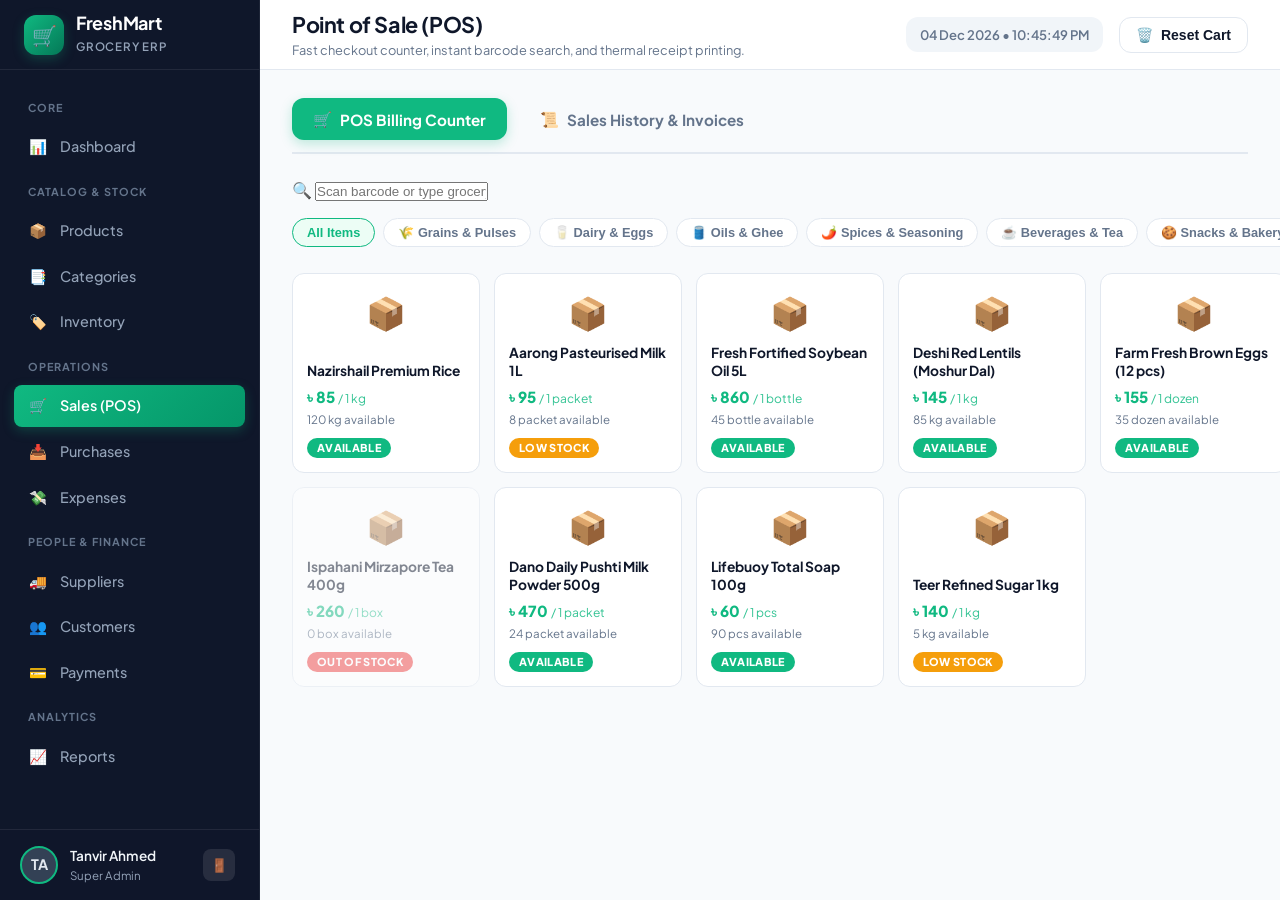
<file: grocery-management-system/pages/sales.html>
<!DOCTYPE html>
<html lang="en">
<head>
  <meta charset="UTF-8">
  <meta name="viewport" content="width=device-width, initial-scale=1.0">
  <title>FreshMart - Sales Counter & POS Register</title>
  <!-- Google Font -->
  <link rel="preconnect" href="https://fonts.googleapis.com">
  <link rel="preconnect" href="https://fonts.gstatic.com" crossorigin>
  <link href="https://fonts.googleapis.com/css2?family=Plus+Jakarta+Sans:wght@300;400;500;600;700;800&display=swap" rel="stylesheet">
  <!-- Stylesheets -->
  <link rel="stylesheet" href="../css/common.css">
  <link rel="stylesheet" href="../css/sales.css">
  <style>
    @media print {
      body * { visibility: hidden; }
      #sale-receipt-modal, #sale-receipt-modal * { visibility: visible; }
      #sale-receipt-modal { position: absolute; inset: 0; background: #fff; }
      #sale-receipt-modal .modal-footer, #sale-receipt-modal .modal-header .modal-close { display: none; }
    }
  </style>
</head>
<body>

  <div class="app-layout">
    <!-- ====================================================================
         SIDEBAR NAVIGATION
         ==================================================================== -->
    <aside class="sidebar">
      <div class="sidebar-header">
        <div class="brand-icon">🛒</div>
        <div class="brand-text">
          <h2>FreshMart</h2>
          <span>Grocery ERP</span>
        </div>
      </div>

      <ul class="sidebar-menu">
        <li class="menu-category-title">Core</li>
        <li class="menu-item">
          <a href="../index.html">
            <span class="menu-icon">📊</span>
            <span>Dashboard</span>
          </a>
        </li>

        <li class="menu-category-title">Catalog & Stock</li>
        <li class="menu-item">
          <a href="products.html">
            <span class="menu-icon">📦</span>
            <span>Products</span>
          </a>
        </li>
        <li class="menu-item">
          <a href="categories.html">
            <span class="menu-icon">📑</span>
            <span>Categories</span>
          </a>
        </li>
        <li class="menu-item">
          <a href="inventory.html">
            <span class="menu-icon">🏷️</span>
            <span>Inventory</span>
          </a>
        </li>

        <li class="menu-category-title">Operations</li>
        <li class="menu-item active">
          <a href="sales.html">
            <span class="menu-icon">🛒</span>
            <span>Sales (POS)</span>
          </a>
        </li>
        <li class="menu-item">
          <a href="purchases.html">
            <span class="menu-icon">📥</span>
            <span>Purchases</span>
          </a>
        </li>
        <li class="menu-item">
          <a href="expenses.html">
            <span class="menu-icon">💸</span>
            <span>Expenses</span>
          </a>
        </li>

        <li class="menu-category-title">People & Finance</li>
        <li class="menu-item">
          <a href="suppliers.html">
            <span class="menu-icon">🚚</span>
            <span>Suppliers</span>
          </a>
        </li>
        <li class="menu-item">
          <a href="customers.html">
            <span class="menu-icon">👥</span>
            <span>Customers</span>
          </a>
        </li>
        <li class="menu-item">
          <a href="payments.html">
            <span class="menu-icon">💳</span>
            <span>Payments</span>
          </a>
        </li>

        <li class="menu-category-title">Analytics</li>
        <li class="menu-item">
          <a href="reports.html">
            <span class="menu-icon">📈</span>
            <span>Reports</span>
          </a>
        </li>
      </ul>

      <div class="sidebar-footer">
        <div class="user-avatar">AD</div>
        <div class="user-info">
          <div class="user-name">Manager Admin</div>
          <div class="user-role">Super Admin</div>
        </div>
      </div>
    </aside>

    <!-- ====================================================================
         MAIN CONTENT
         ==================================================================== -->
    <div class="main-wrapper">
      <header class="topbar">
        <div class="topbar-left">
          <button id="mobile-menu-toggle" class="btn-icon-only" style="display: none;">☰</button>
          <div class="page-title">
            <h1>Point of Sale (POS)</h1>
            <p>Fast checkout counter, instant barcode search, and thermal receipt printing.</p>
          </div>
        </div>

        <div class="topbar-right">
          <div class="time-badge" id="live-clock">
            Loading date...
          </div>
          <button class="topbar-btn btn-secondary" onclick="clearCart()">
            <span>🗑️</span> Reset Cart
          </button>
        </div>
      </header>

      <main class="page-content">

        <!-- Tabs Navigation -->
        <div class="sales-tab-nav">
          <button class="tab-btn active" id="tab-btn-pos">
            <span>🛒</span> POS Billing Counter
          </button>
          <button class="tab-btn" id="tab-btn-history">
            <span>📜</span> Sales History & Invoices
          </button>
        </div>

        <!-- ================================================================
             VIEW 1: POS BILLING COUNTER (DEFAULT)
             ================================================================ -->
        <div class="pos-layout" id="pos-view-section">

          <!-- Left Column: Product Selection -->
          <div class="pos-catalog-column">
            <div class="pos-product-search-bar">
              <div class="filter-input-wrap">
                <span class="search-icon">🔍</span>
                <input type="text" id="pos-search-input" placeholder="Scan barcode or type grocery item name...">
              </div>
            </div>

            <!-- Category Pills -->
            <div class="category-pills-bar" id="category-pills-container">
              <!-- Rendered via JS -->
            </div>

            <!-- Products Card Grid -->
            <div class="pos-product-grid" id="pos-products-grid">
              <!-- Rendered dynamically via sales.js -->
            </div>
          </div>

          <!-- Right Column: Live Register Bill Panel -->
          <div class="pos-bill-card">
            <div class="pos-bill-header">
              <div>
                <h3 style="font-size: 1.1rem; font-weight: 800; color: var(--text-main);">Current Register</h3>
                <span style="font-size: 0.78rem; color: var(--text-muted);">Instant stock sync enabled</span>
              </div>
              <span class="badge badge-success" id="cart-badge-count">0 items</span>
            </div>

            <!-- Customer Selection (optional: walk-in allowed, no forced account) -->
            <div class="form-group" style="margin-bottom: 12px;">
              <label for="pos-customer-select" style="font-size: 0.8rem; font-weight: 700;">Customer Account (optional)</label>
              <div style="display: flex; gap: 8px;">
                <select id="pos-customer-select" class="form-control" style="padding: 8px 12px; font-size: 0.85rem; flex: 1;">
                  <!-- Populated via JS -->
                </select>
                <button type="button" class="btn-secondary" style="padding: 8px 12px; white-space: nowrap;" title="Register a customer without leaving POS" onclick="openQuickCustomerModal()">＋ New</button>
              </div>
            </div>

            <!-- Cart column headers: Product | Qty | Unit | Price | Subtotal -->
            <div class="cart-header-row">
              <span style="flex: 1;">Product</span>
              <span style="width: 110px; text-align: center;">Qty</span>
              <span style="width: 44px; text-align: center;">Unit</span>
              <span style="width: 70px; text-align: right;">Subtotal</span>
              <span style="width: 24px;"></span>
            </div>
            <!-- Cart Items List -->
            <div class="cart-items-container" id="cart-items-container">
              <!-- Rendered via JS -->
            </div>

            <!-- Calculation Sheet -->
            <div class="cart-calculation-sheet">
              <div style="display: flex; justify-content: space-between;">
                <span style="color: var(--text-muted);">Subtotal:</span>
                <strong id="pos-subtotal">৳ 0</strong>
              </div>

              <div style="display: flex; justify-content: space-between; align-items: center;">
                <span style="color: var(--text-muted);">Special Discount (৳):</span>
                <input type="number" id="pos-discount" class="form-control" style="width: 100px; padding: 4px 8px; text-align: right;" value="0" min="0">
              </div>

              <div style="display: flex; justify-content: space-between; font-size: 1.2rem; font-weight: 800; color: var(--primary); border-top: 1px dashed var(--border); padding-top: 8px;">
                <span>Grand Total:</span>
                <span id="pos-grand-total">৳ 0</span>
              </div>
            </div>

            <!-- Payment Method Selector -->
            <div style="margin-top: 14px;">
              <label style="font-size: 0.8rem; font-weight: 700; color: var(--text-main);">Payment Method</label>
              <div class="payment-method-selector">
                <button type="button" class="method-btn active" data-method="Cash">💵 Cash</button>
                <button type="button" class="method-btn" data-method="bKash">📱 bKash</button>
                <button type="button" class="method-btn" data-method="Card">💳 Card</button>
              </div>
            </div>

            <!-- Paid Amount & Change Return -->
            <div style="display: grid; grid-template-columns: 1fr 1fr; gap: 10px; margin-bottom: 16px;">
              <div class="form-group" style="margin: 0;">
                <label for="pos-paid-amount" style="font-size: 0.78rem; font-weight: 600;">Paid Cash (৳)</label>
                <input type="number" id="pos-paid-amount" class="form-control" style="padding: 8px 10px; font-weight: 700;" value="0">
              </div>
              <div class="form-group" style="margin: 0;">
                <label style="font-size: 0.78rem; font-weight: 600; color: var(--text-muted);">Change Return</label>
                <div id="pos-change-return" style="padding: 8px 10px; font-weight: 800; color: var(--primary); font-size: 1rem; background: var(--bg-main); border-radius: var(--radius-sm); border: 1px solid var(--border);">
                  ৳ 0
                </div>
              </div>
            </div>

            <!-- Complete Sale Button -->
            <button type="button" class="btn-complete-sale" onclick="handleCompleteSale()">
              <span>⚡</span> Complete Sale & Print Receipt
            </button>
          </div>

        </div>

        <!-- ================================================================
             VIEW 2: SALES HISTORY & INVOICES
             ================================================================ -->
        <div id="history-view-section" style="display: none;">
          <div class="card" style="padding: 16px 24px; margin-bottom: 24px;">
            <div style="display: flex; align-items: center; justify-content: space-between; flex-wrap: wrap; gap: 16px;">
              <div class="search-box" style="width: 360px;">
                <span class="search-icon">🔍</span>
                <input type="text" id="history-search-input" oninput="renderSalesHistory()" placeholder="Search invoice #, customer name, or date...">
              </div>
              <span class="badge badge-purple">All Registered Transactions</span>
            </div>
          </div>

          <div class="card">
            <div class="table-responsive">
              <table class="custom-table">
                <thead>
                  <tr>
                    <th>Invoice ID</th>
                    <th>Date & Time</th>
                    <th>Customer</th>
                    <th>Items</th>
                    <th>Total Amount</th>
                    <th>Payment Method</th>
                    <th>Actions</th>
                  </tr>
                </thead>
                <tbody id="sales-history-tbody">
                  <!-- Rendered dynamically via sales.js -->
                </tbody>
              </table>
            </div>
          </div>
        </div>

      </main>
    </div>
  </div>

  <!-- ====================================================================
       MODAL: QUICK CUSTOMER REGISTRATION (inside POS, all fields optional)
       ==================================================================== -->
  <div class="modal-overlay" id="quick-customer-modal">
    <div class="modal-container" style="max-width: 460px;">
      <div class="modal-header">
        <h3>Quick Add Customer</h3>
        <button class="modal-close" onclick="closeModal('quick-customer-modal')">&times;</button>
      </div>
      <form id="quick-customer-form" onsubmit="handleSaveQuickCustomer(event)">
        <div class="modal-body">
          <p style="font-size: 0.8rem; color: var(--text-muted); margin-bottom: 12px;">All fields optional. Leave empty and use Walk-in Customer for anonymous sales.</p>
          <div class="form-group">
            <label for="quick-cust-name">Name</label>
            <input type="text" id="quick-cust-name" class="form-control" placeholder="e.g. Togor">
          </div>
          <div class="form-group">
            <label for="quick-cust-phone">Mobile Number</label>
            <input type="text" id="quick-cust-phone" class="form-control" placeholder="01XXXXXXXXX">
          </div>
          <div class="form-group">
            <label for="quick-cust-email">Email</label>
            <input type="email" id="quick-cust-email" class="form-control" placeholder="example@gmail.com">
          </div>
        </div>
        <div class="modal-footer">
          <button type="button" class="btn-secondary" onclick="closeModal('quick-customer-modal')">Cancel</button>
          <button type="submit" class="btn-primary">Add & Select</button>
        </div>
      </form>
    </div>
  </div>

  <!-- ====================================================================
       MODAL: THERMAL PRINT RECEIPT / INVOICE
       ==================================================================== -->
  <div class="modal-overlay" id="sale-receipt-modal">
    <div class="modal-container" style="max-width: 440px;">
      <div class="modal-header">
        <h3>POS Customer Receipt</h3>
        <button class="modal-close" onclick="closeModal('sale-receipt-modal')">&times;</button>
      </div>

      <div class="modal-body" style="background: #fafafa;">
        <div class="thermal-receipt" id="thermal-receipt-content">
          <!-- Rendered dynamically -->
        </div>
      </div>

      <div class="modal-footer">
        <button class="btn-secondary" onclick="closeModal('sale-receipt-modal')">Close</button>
        <button class="btn-primary" onclick="window.print()">🖨️ Print Receipt</button>
      </div>
    </div>
  </div>

  <!-- Scripts -->
  <script src="../js/common.js"></script>
  <script src="../js/sales.js"></script>
</body>
</html>
</file>
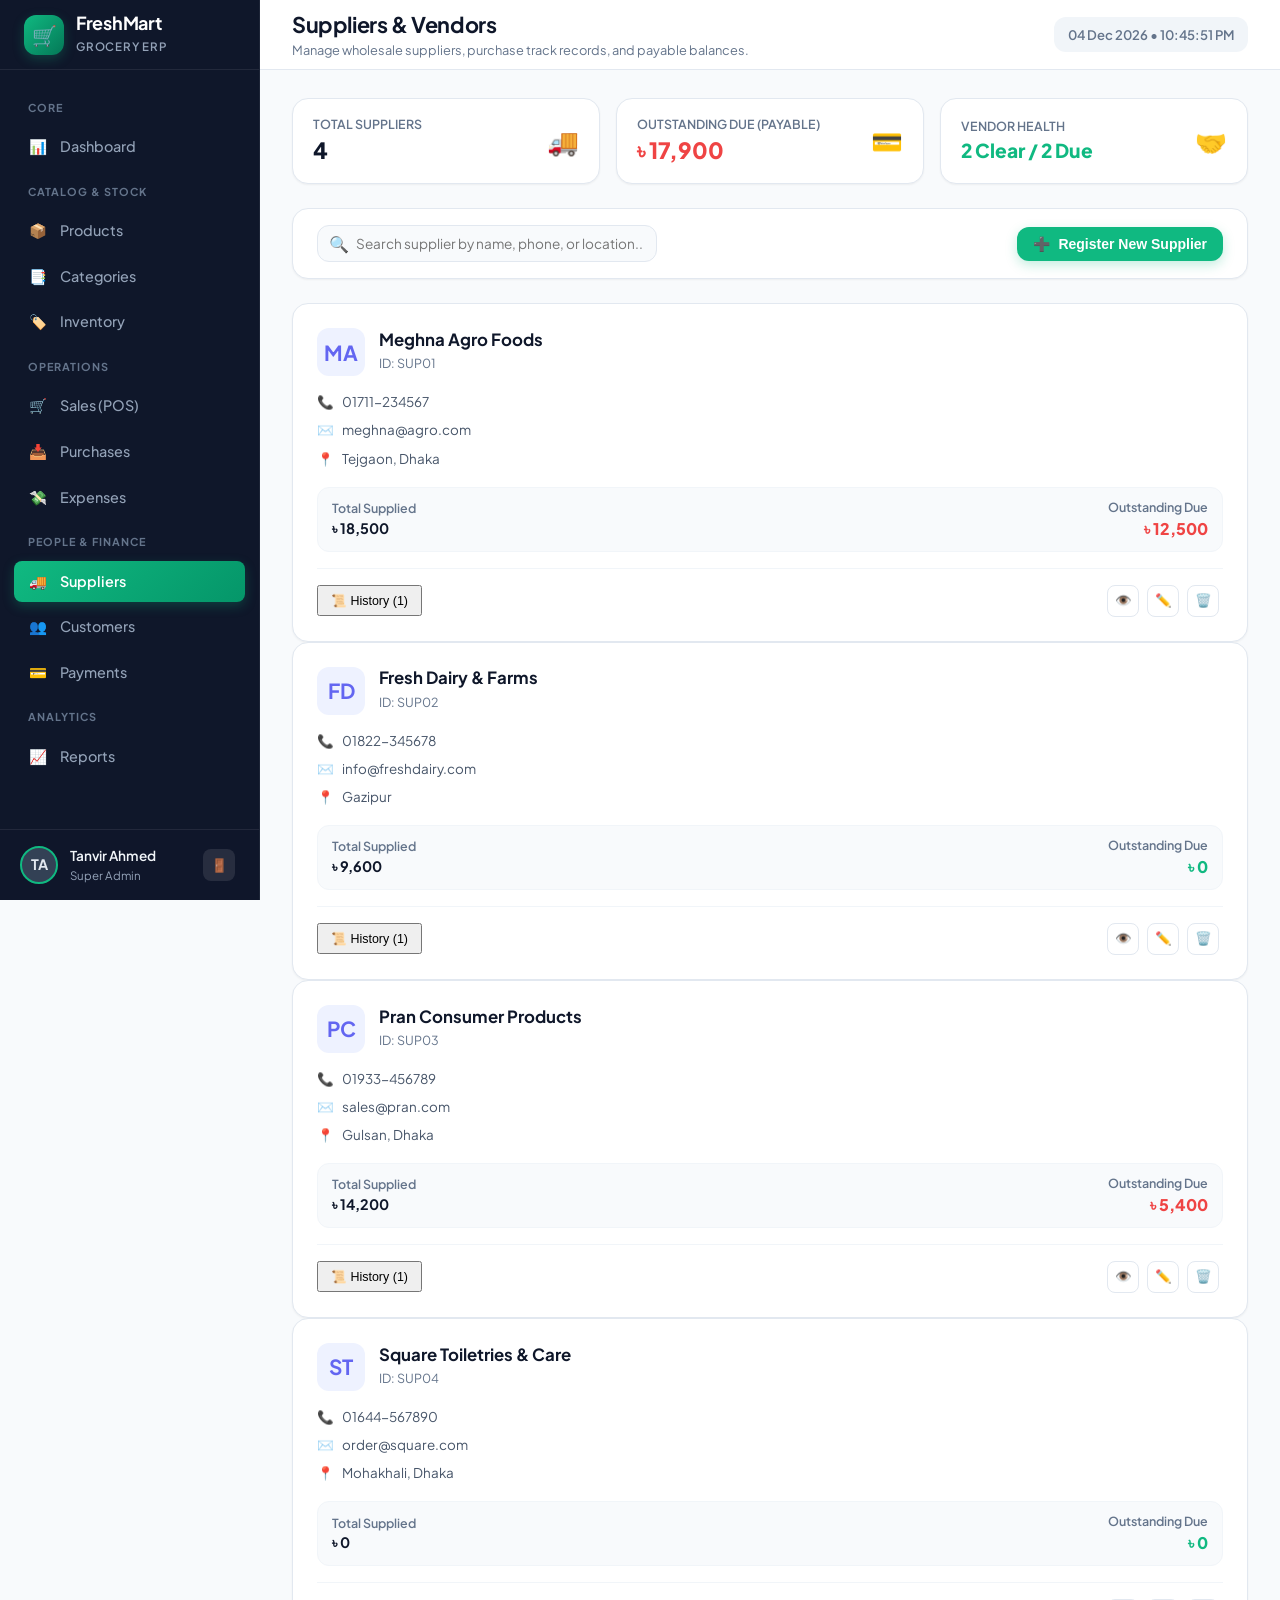
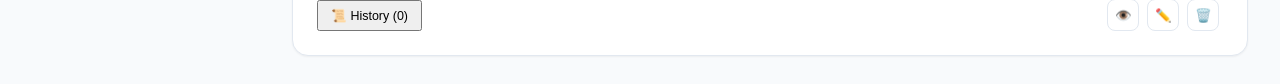
<file: grocery-management-system/pages/suppliers.html>
<!DOCTYPE html>
<html lang="en">
<head>
  <meta charset="UTF-8">
  <meta name="viewport" content="width=device-width, initial-scale=1.0">
  <title>FreshMart - Grocery Suppliers & Vendors</title>
  <!-- Google Font -->
  <link rel="preconnect" href="https://fonts.googleapis.com">
  <link rel="preconnect" href="https://fonts.gstatic.com" crossorigin>
  <link href="https://fonts.googleapis.com/css2?family=Plus+Jakarta+Sans:wght@300;400;500;600;700;800&display=swap" rel="stylesheet">
  <!-- Stylesheets -->
  <link rel="stylesheet" href="../css/common.css">
  <link rel="stylesheet" href="../css/suppliers.css">
</head>
<body>

  <div class="app-layout">
    <!-- ====================================================================
         SIDEBAR NAVIGATION
         ==================================================================== -->
    <aside class="sidebar">
      <div class="sidebar-header">
        <div class="brand-icon">🛒</div>
        <div class="brand-text">
          <h2>FreshMart</h2>
          <span>Grocery ERP</span>
        </div>
      </div>

      <ul class="sidebar-menu">
        <li class="menu-category-title">Core</li>
        <li class="menu-item">
          <a href="../index.html">
            <span class="menu-icon">📊</span>
            <span>Dashboard</span>
          </a>
        </li>

        <li class="menu-category-title">Catalog & Stock</li>
        <li class="menu-item">
          <a href="products.html">
            <span class="menu-icon">📦</span>
            <span>Products</span>
          </a>
        </li>
        <li class="menu-item">
          <a href="categories.html">
            <span class="menu-icon">📑</span>
            <span>Categories</span>
          </a>
        </li>
        <li class="menu-item">
          <a href="inventory.html">
            <span class="menu-icon">🏷️</span>
            <span>Inventory</span>
          </a>
        </li>

        <li class="menu-category-title">Operations</li>
        <li class="menu-item">
          <a href="sales.html">
            <span class="menu-icon">🛒</span>
            <span>Sales (POS)</span>
          </a>
        </li>
        <li class="menu-item">
          <a href="purchases.html">
            <span class="menu-icon">📥</span>
            <span>Purchases</span>
          </a>
        </li>
        <li class="menu-item">
          <a href="expenses.html">
            <span class="menu-icon">💸</span>
            <span>Expenses</span>
          </a>
        </li>

        <li class="menu-category-title">People & Finance</li>
        <li class="menu-item active">
          <a href="suppliers.html">
            <span class="menu-icon">🚚</span>
            <span>Suppliers</span>
          </a>
        </li>
        <li class="menu-item">
          <a href="customers.html">
            <span class="menu-icon">👥</span>
            <span>Customers</span>
          </a>
        </li>
        <li class="menu-item">
          <a href="payments.html">
            <span class="menu-icon">💳</span>
            <span>Payments</span>
          </a>
        </li>

        <li class="menu-category-title">Analytics</li>
        <li class="menu-item">
          <a href="reports.html">
            <span class="menu-icon">📈</span>
            <span>Reports</span>
          </a>
        </li>
      </ul>

      <div class="sidebar-footer">
        <div class="user-avatar">AD</div>
        <div class="user-info">
          <div class="user-name">Manager Admin</div>
          <div class="user-role">Super Admin</div>
        </div>
      </div>
    </aside>

    <!-- ====================================================================
         MAIN CONTENT
         ==================================================================== -->
    <div class="main-wrapper">
      <header class="topbar">
        <div class="topbar-left">
          <button id="mobile-menu-toggle" class="btn-icon-only" style="display: none;">☰</button>
          <div class="page-title">
            <h1>Suppliers & Vendors</h1>
            <p>Manage wholesale suppliers, purchase track records, and payable balances.</p>
          </div>
        </div>

        <div class="topbar-right">
          <div class="time-badge" id="live-clock">
            Loading date...
          </div>
        </div>
      </header>

      <main class="page-content">

        <!-- 1. Stats Chips Row -->
        <div class="supplier-stats-grid">
          <div class="card" style="padding: 16px 20px; display: flex; align-items: center; justify-content: space-between;">
            <div>
              <div style="font-size: 0.78rem; color: var(--text-muted); font-weight: 600; text-transform: uppercase;">Total Suppliers</div>
              <div style="font-size: 1.4rem; font-weight: 800;" id="stat-total-suppliers">0</div>
            </div>
            <div style="font-size: 1.6rem;">🚚</div>
          </div>

          <div class="card" style="padding: 16px 20px; display: flex; align-items: center; justify-content: space-between;">
            <div>
              <div style="font-size: 0.78rem; color: var(--text-muted); font-weight: 600; text-transform: uppercase;">Outstanding Due (Payable)</div>
              <div style="font-size: 1.4rem; font-weight: 800; color: var(--danger);" id="stat-total-due">৳ 0</div>
            </div>
            <div style="font-size: 1.6rem;">💳</div>
          </div>

          <div class="card" style="padding: 16px 20px; display: flex; align-items: center; justify-content: space-between;">
            <div>
              <div style="font-size: 0.78rem; color: var(--text-muted); font-weight: 600; text-transform: uppercase;">Vendor Health</div>
              <div style="font-size: 1.2rem; font-weight: 800; color: var(--primary);" id="stat-active-vendors">0</div>
            </div>
            <div style="font-size: 1.6rem;">🤝</div>
          </div>
        </div>

        <!-- 2. Search & Filter Bar -->
        <div class="card" style="padding: 16px 24px; margin-bottom: 24px;">
          <div style="display: flex; align-items: center; justify-content: space-between; flex-wrap: wrap; gap: 16px;">
            <div class="search-box" style="width: 340px;">
              <span class="search-icon">🔍</span>
              <input type="text" id="supplier-search" placeholder="Search supplier by name, phone, or location...">
            </div>

            <button class="topbar-btn btn-primary" onclick="openAddSupplierModal()">
              <span>➕</span> Register New Supplier
            </button>
          </div>
        </div>

        <!-- 3. Suppliers Cards Grid -->
        <div class="categories-grid" id="suppliers-container">
          <!-- Rendered dynamically via suppliers.js -->
        </div>

      </main>
    </div>
  </div>

  <!-- ====================================================================
       MODAL: ADD / EDIT SUPPLIER
       ==================================================================== -->
  <div class="modal-overlay" id="supplier-form-modal">
    <div class="modal-container">
      <div class="modal-header">
        <h3 id="supplier-modal-title">Add New Grocery Supplier</h3>
        <button class="modal-close" onclick="closeModal('supplier-form-modal')">&times;</button>
      </div>

      <form id="supplier-form" onsubmit="handleSaveSupplier(event)">
        <div class="modal-body">
          <div class="form-group">
            <label for="sup-name">Supplier / Company Name *</label>
            <input type="text" id="sup-name" class="form-control" placeholder="e.g. Meghna Agro Ltd." required>
          </div>

          <div class="form-row">
            <div class="form-group">
              <label for="sup-contact">Contact Phone *</label>
              <input type="text" id="sup-contact" class="form-control" placeholder="01711-XXXXXX" required>
            </div>
            <div class="form-group">
              <label for="sup-email">Email Address</label>
              <input type="email" id="sup-email" class="form-control" placeholder="contact@supplier.com">
            </div>
          </div>

          <div class="form-group">
            <label for="sup-address">Warehouse / Office Location</label>
            <input type="text" id="sup-address" class="form-control" placeholder="e.g. Tejgaon I/A, Dhaka">
          </div>

          <div class="form-group">
            <label for="sup-due">Initial Due Balance (৳)</label>
            <input type="number" id="sup-due" class="form-control" value="0" min="0">
          </div>
        </div>

        <div class="modal-footer">
          <button type="button" class="btn-secondary" onclick="closeModal('supplier-form-modal')">Cancel</button>
          <button type="submit" class="btn-primary">Save Supplier</button>
        </div>
      </form>
    </div>
  </div>

  <!-- ====================================================================
       MODAL: SUPPLIER DETAILS
       ==================================================================== -->
  <div class="modal-overlay" id="supplier-details-modal">
    <div class="modal-container">
      <div class="modal-header">
        <h3>Supplier Profile</h3>
        <button class="modal-close" onclick="closeModal('supplier-details-modal')">&times;</button>
      </div>
      <div class="modal-body" id="supplier-details-body">
        <!-- Rendered dynamically -->
      </div>
      <div class="modal-footer">
        <button class="btn-secondary" onclick="closeModal('supplier-details-modal')">Close</button>
      </div>
    </div>
  </div>

  <!-- ====================================================================
       MODAL: SUPPLIER PURCHASE HISTORY
       ==================================================================== -->
  <div class="modal-overlay" id="supplier-history-modal">
    <div class="modal-container" style="max-width: 680px;">
      <div class="modal-header">
        <h3 id="sup-history-title">Purchase Order History</h3>
        <button class="modal-close" onclick="closeModal('supplier-history-modal')">&times;</button>
      </div>

      <div class="modal-body" style="padding: 0;">
        <table class="supplier-history-table">
          <thead>
            <tr>
              <th>PO Number</th>
              <th>Order Date</th>
              <th>Total Amount</th>
              <th>Paid Amount</th>
              <th>Status</th>
            </tr>
          </thead>
          <tbody id="sup-history-tbody">
            <!-- Rendered dynamically -->
          </tbody>
        </table>
      </div>

      <div class="modal-footer">
        <button class="btn-secondary" onclick="closeModal('supplier-history-modal')">Close</button>
      </div>
    </div>
  </div>

  <!-- Scripts -->
  <script src="../js/common.js"></script>
  <script src="../js/suppliers.js"></script>
</body>
</html>
</file>
<file: grocery-management-system/css/common.css>
/* ==========================================================================
   GROCERY MANAGEMENT SYSTEM - COMMON & DESIGN SYSTEM STYLES (Pure CSS)
   ========================================================================== */

@import url('https://fonts.googleapis.com/css2?family=Plus+Jakarta+Sans:wght@300;400;500;600;700;800&display=swap');

:root {
  /* Primary Brand - Fresh Emerald & Forest Greens */
  --primary: #10b981;
  --primary-hover: #059669;
  --primary-light: #ecfdf5;
  --primary-glow: rgba(16, 185, 129, 0.25);

  /* Secondary Accents */
  --secondary: #6366f1;
  --secondary-light: #eef2ff;
  --warning: #f59e0b;
  --warning-light: #fffbeb;
  --danger: #ef4444;
  --danger-light: #fef2f2;
  --info: #06b6d4;
  --info-light: #ecfeff;
  --success: #22c55e;
  --purple: #8b5cf6;
  --purple-light: #f5f3ff;

  /* Neutrals & Dark Mode Ready */
  --bg-main: #f8fafc;
  --bg-card: #ffffff;
  --bg-sidebar: #0f172a;
  --bg-sidebar-hover: #1e293b;
  --bg-sidebar-active: #10b981;
  
  --border: #e2e8f0;
  --border-light: #f1f5f9;

  --text-main: #0f172a;
  --text-muted: #64748b;
  --text-light: #94a3b8;
  --text-white: #ffffff;

  /* Shadows */
  --shadow-sm: 0 1px 2px 0 rgba(0, 0, 0, 0.05);
  --shadow-md: 0 4px 6px -1px rgba(0, 0, 0, 0.08), 0 2px 4px -2px rgba(0, 0, 0, 0.04);
  --shadow-lg: 0 10px 15px -3px rgba(0, 0, 0, 0.08), 0 4px 6px -4px rgba(0, 0, 0, 0.03);
  --shadow-xl: 0 20px 25px -5px rgba(0, 0, 0, 0.1), 0 8px 10px -6px rgba(0, 0, 0, 0.04);

  /* Dimensions */
  --sidebar-width: 260px;
  --header-height: 70px;
  --radius-sm: 8px;
  --radius-md: 12px;
  --radius-lg: 16px;
  --radius-xl: 24px;
  --transition: all 0.25s cubic-bezier(0.4, 0, 0.2, 1);
}

/* Reset */
*, *::before, *::after {
  box-sizing: border-box;
  margin: 0;
  padding: 0;
}

body {
  font-family: 'Plus Jakarta Sans', -apple-system, BlinkMacSystemFont, sans-serif;
  background-color: var(--bg-main);
  color: var(--text-main);
  line-height: 1.5;
  min-height: 100vh;
  display: flex;
  overflow-x: hidden;
}

/* App Wrapper Layout */
.app-layout {
  display: flex;
  width: 100%;
  min-height: 100vh;
}

/* ==========================================================================
   SIDEBAR NAVIGATION
   ========================================================================== */
.sidebar {
  width: var(--sidebar-width);
  background: var(--bg-sidebar);
  color: #cbd5e1;
  display: flex;
  flex-direction: column;
  position: fixed;
  top: 0;
  left: 0;
  bottom: 0;
  z-index: 50;
  transition: var(--transition);
  border-right: 1px solid rgba(255, 255, 255, 0.06);
}

.sidebar-header {
  height: var(--header-height);
  display: flex;
  align-items: center;
  gap: 12px;
  padding: 0 24px;
  border-bottom: 1px solid rgba(255, 255, 255, 0.08);
}

.brand-icon {
  width: 40px;
  height: 40px;
  border-radius: var(--radius-md);
  background: linear-gradient(135deg, #10b981, #047857);
  display: flex;
  align-items: center;
  justify-content: center;
  color: #fff;
  font-size: 20px;
  box-shadow: 0 4px 12px var(--primary-glow);
}

.brand-text h2 {
  font-size: 1.125rem;
  font-weight: 700;
  color: #ffffff;
  letter-spacing: -0.3px;
  line-height: 1.2;
}

.brand-text span {
  font-size: 0.72rem;
  color: #94a3b8;
  text-transform: uppercase;
  letter-spacing: 0.8px;
  font-weight: 600;
}

.sidebar-menu {
  flex: 1;
  overflow-y: auto;
  padding: 18px 14px;
  list-style: none;
  display: flex;
  flex-direction: column;
  gap: 4px;
}

.sidebar-menu::-webkit-scrollbar {
  width: 5px;
}

.sidebar-menu::-webkit-scrollbar-thumb {
  background: rgba(255, 255, 255, 0.1);
  border-radius: 4px;
}

.menu-category-title {
  font-size: 0.68rem;
  font-weight: 700;
  text-transform: uppercase;
  letter-spacing: 1px;
  color: #64748b;
  padding: 12px 14px 6px;
}

.menu-item a {
  display: flex;
  align-items: center;
  gap: 12px;
  padding: 10px 14px;
  border-radius: var(--radius-sm);
  color: #94a3b8;
  text-decoration: none;
  font-size: 0.9rem;
  font-weight: 500;
  transition: var(--transition);
  position: relative;
}

.menu-item a .menu-icon {
  width: 20px;
  height: 20px;
  display: flex;
  align-items: center;
  justify-content: center;
  flex-shrink: 0;
  transition: var(--transition);
}

.menu-item a:hover {
  background: var(--bg-sidebar-hover);
  color: #ffffff;
}

.menu-item.active a {
  background: linear-gradient(135deg, #10b981, #059669);
  color: #ffffff;
  font-weight: 600;
  box-shadow: 0 4px 12px var(--primary-glow);
}

.menu-badge {
  margin-left: auto;
  padding: 2px 8px;
  border-radius: 9999px;
  font-size: 0.72rem;
  font-weight: 700;
  background: var(--danger);
  color: #fff;
}

.sidebar-footer {
  padding: 16px 20px;
  border-top: 1px solid rgba(255, 255, 255, 0.08);
  display: flex;
  align-items: center;
  gap: 12px;
  background: rgba(15, 23, 42, 0.6);
}

.user-avatar {
  width: 38px;
  height: 38px;
  border-radius: 50%;
  background: #334155;
  display: flex;
  align-items: center;
  justify-content: center;
  font-weight: 700;
  color: #e2e8f0;
  font-size: 0.9rem;
  border: 2px solid #10b981;
}

.user-info {
  flex: 1;
  overflow: hidden;
}

.user-name {
  font-size: 0.85rem;
  font-weight: 600;
  color: #f1f5f9;
  white-space: nowrap;
  overflow: hidden;
  text-overflow: ellipsis;
}

.user-role {
  font-size: 0.72rem;
  color: #94a3b8;
}

/* ==========================================================================
   MAIN CONTENT WRAPPER
   ========================================================================== */
.main-wrapper {
  margin-left: var(--sidebar-width);
  flex: 1;
  display: flex;
  flex-direction: column;
  min-width: 0;
  min-height: 100vh;
}

/* Top Navbar */
.topbar {
  height: var(--header-height);
  background: var(--bg-card);
  border-bottom: 1px solid var(--border);
  display: flex;
  align-items: center;
  justify-content: space-between;
  padding: 0 32px;
  position: sticky;
  top: 0;
  z-index: 40;
  backdrop-filter: blur(10px);
}

.topbar-left {
  display: flex;
  align-items: center;
  gap: 20px;
}

.page-title h1 {
  font-size: 1.35rem;
  font-weight: 700;
  color: var(--text-main);
  letter-spacing: -0.4px;
}

.page-title p {
  font-size: 0.8rem;
  color: var(--text-muted);
}

.topbar-right {
  display: flex;
  align-items: center;
  gap: 16px;
}

/* Global Search in Header */
.search-box {
  position: relative;
  width: 280px;
}

.search-box input {
  width: 100%;
  padding: 9px 14px 9px 38px;
  border-radius: var(--radius-md);
  border: 1px solid var(--border);
  background: var(--bg-main);
  font-family: inherit;
  font-size: 0.85rem;
  color: var(--text-main);
  transition: var(--transition);
}

.search-box input:focus {
  outline: none;
  border-color: var(--primary);
  background: #ffffff;
  box-shadow: 0 0 0 3px var(--primary-glow);
}

.search-box .search-icon {
  position: absolute;
  left: 12px;
  top: 50%;
  transform: translateY(-50%);
  color: var(--text-light);
  pointer-events: none;
}

.time-badge {
  display: flex;
  align-items: center;
  gap: 8px;
  background: var(--border-light);
  padding: 8px 14px;
  border-radius: var(--radius-md);
  font-size: 0.82rem;
  font-weight: 600;
  color: var(--text-muted);
}

.topbar-btn {
  display: inline-flex;
  align-items: center;
  gap: 8px;
  padding: 9px 16px;
  border-radius: var(--radius-md);
  font-size: 0.875rem;
  font-weight: 600;
  text-decoration: none;
  cursor: pointer;
  border: none;
  transition: var(--transition);
}

.btn-primary {
  background: var(--primary);
  color: #fff;
  box-shadow: 0 4px 12px var(--primary-glow);
}

.btn-primary:hover {
  background: var(--primary-hover);
  transform: translateY(-1px);
}

.btn-secondary {
  background: #fff;
  color: var(--text-main);
  border: 1px solid var(--border);
}

.btn-secondary:hover {
  background: var(--bg-main);
  border-color: #cbd5e1;
}

.btn-danger {
  background: var(--danger);
  color: #fff;
}

.btn-danger:hover {
  background: #dc2626;
}

.btn-icon-only {
  width: 38px;
  height: 38px;
  border-radius: var(--radius-md);
  border: 1px solid var(--border);
  background: #fff;
  display: flex;
  align-items: center;
  justify-content: center;
  color: var(--text-muted);
  cursor: pointer;
  position: relative;
  transition: var(--transition);
}

.btn-icon-only:hover {
  background: var(--bg-main);
  color: var(--text-main);
}

.notification-dot {
  position: absolute;
  top: 8px;
  right: 8px;
  width: 8px;
  height: 8px;
  border-radius: 50%;
  background: var(--danger);
  border: 2px solid #fff;
}

/* Content Container */
.page-content {
  padding: 28px 32px;
  flex: 1;
}

/* ==========================================================================
   CARDS & CONTAINERS
   ========================================================================== */
.card {
  background: var(--bg-card);
  border-radius: var(--radius-lg);
  border: 1px solid var(--border);
  box-shadow: var(--shadow-sm);
  padding: 24px;
  transition: var(--transition);
}

.card:hover {
  box-shadow: var(--shadow-md);
}

.card-header {
  display: flex;
  align-items: center;
  justify-content: space-between;
  margin-bottom: 20px;
}

.card-title {
  font-size: 1.05rem;
  font-weight: 700;
  color: var(--text-main);
  display: flex;
  align-items: center;
  gap: 10px;
}

.card-subtitle {
  font-size: 0.8rem;
  color: var(--text-muted);
  margin-top: 2px;
}

/* ==========================================================================
   TABLES & BADGES
   ========================================================================== */
.table-responsive {
  width: 100%;
  overflow-x: auto;
  border-radius: var(--radius-md);
}

.custom-table {
  width: 100%;
  border-collapse: collapse;
  text-align: left;
  font-size: 0.875rem;
}

.custom-table th {
  background: #f8fafc;
  padding: 12px 16px;
  font-weight: 600;
  color: var(--text-muted);
  border-bottom: 1px solid var(--border);
  text-transform: uppercase;
  font-size: 0.75rem;
  letter-spacing: 0.5px;
  white-space: nowrap;
}

.custom-table td {
  padding: 14px 16px;
  border-bottom: 1px solid var(--border-light);
  color: var(--text-main);
  vertical-align: middle;
}

.custom-table tbody tr {
  transition: var(--transition);
}

.custom-table tbody tr:hover {
  background: #f8fafc;
}

/* Badges */
.badge {
  display: inline-flex;
  align-items: center;
  gap: 5px;
  padding: 4px 10px;
  border-radius: 9999px;
  font-size: 0.75rem;
  font-weight: 600;
  white-space: nowrap;
}

.badge-success { background: var(--primary-light); color: var(--primary-hover); }
.badge-warning { background: var(--warning-light); color: #d97706; }
.badge-danger { background: var(--danger-light); color: var(--danger); }
.badge-info { background: var(--info-light); color: #0891b2; }
.badge-purple { background: var(--purple-light); color: var(--purple); }
.badge-gray { background: #f1f5f9; color: var(--text-muted); }

/* Buttons inside table */
.action-btn {
  width: 32px;
  height: 32px;
  border-radius: var(--radius-sm);
  border: 1px solid var(--border);
  background: #fff;
  display: inline-flex;
  align-items: center;
  justify-content: center;
  color: var(--text-muted);
  cursor: pointer;
  transition: var(--transition);
  margin-right: 4px;
}

.action-btn:hover {
  color: var(--primary);
  border-color: var(--primary);
  background: var(--primary-light);
}

.action-btn.delete:hover {
  color: var(--danger);
  border-color: var(--danger);
  background: var(--danger-light);
}

/* ==========================================================================
   MODAL COMPONENT (Pure Vanilla CSS)
   ========================================================================== */
.modal-overlay {
  position: fixed;
  inset: 0;
  background: rgba(15, 23, 42, 0.65);
  backdrop-filter: blur(4px);
  display: flex;
  align-items: center;
  justify-content: center;
  z-index: 1000;
  opacity: 0;
  visibility: hidden;
  transition: var(--transition);
  padding: 20px;
}

.modal-overlay.active {
  opacity: 1;
  visibility: visible;
}

.modal-container {
  background: #ffffff;
  width: 100%;
  max-width: 580px;
  border-radius: var(--radius-xl);
  box-shadow: var(--shadow-xl);
  overflow: hidden;
  transform: scale(0.95);
  transition: var(--transition);
  display: flex;
  flex-direction: column;
  max-height: 90vh;
}

.modal-overlay.active .modal-container {
  transform: scale(1);
}

.modal-header {
  padding: 20px 24px;
  display: flex;
  align-items: center;
  justify-content: space-between;
  border-bottom: 1px solid var(--border);
}

.modal-header h3 {
  font-size: 1.15rem;
  font-weight: 700;
  color: var(--text-main);
}

.modal-close {
  background: transparent;
  border: none;
  font-size: 1.5rem;
  line-height: 1;
  color: var(--text-light);
  cursor: pointer;
  transition: var(--transition);
}

.modal-close:hover {
  color: var(--danger);
}

.modal-body {
  padding: 24px;
  overflow-y: auto;
}

.modal-footer {
  padding: 16px 24px;
  border-top: 1px solid var(--border);
  display: flex;
  justify-content: flex-end;
  gap: 12px;
  background: #f8fafc;
}

/* Form Styles */
.form-group {
  margin-bottom: 18px;
}

.form-group label {
  display: block;
  font-size: 0.82rem;
  font-weight: 600;
  color: var(--text-main);
  margin-bottom: 6px;
}

.form-control {
  width: 100%;
  padding: 10px 14px;
  border-radius: var(--radius-sm);
  border: 1px solid var(--border);
  background: #ffffff;
  font-family: inherit;
  font-size: 0.875rem;
  color: var(--text-main);
  transition: var(--transition);
}

.form-control:focus {
  outline: none;
  border-color: var(--primary);
  box-shadow: 0 0 0 3px var(--primary-glow);
}

.form-row {
  display: grid;
  grid-template-columns: repeat(auto-fit, minmax(200px, 1fr));
  gap: 16px;
}

/* ==========================================================================
   TOAST NOTIFICATION (Pure Vanilla JS Hook)
   ========================================================================== */
#toast-container {
  position: fixed;
  top: 24px;
  right: 24px;
  z-index: 2000;
  display: flex;
  flex-direction: column;
  gap: 10px;
  pointer-events: none;
}

.toast {
  pointer-events: auto;
  min-width: 280px;
  max-width: 400px;
  padding: 14px 18px;
  border-radius: var(--radius-md);
  background: #ffffff;
  color: var(--text-main);
  box-shadow: var(--shadow-lg);
  border-left: 4px solid var(--primary);
  display: flex;
  align-items: center;
  gap: 12px;
  font-size: 0.875rem;
  font-weight: 500;
  transform: translateX(120%);
  transition: transform 0.3s ease;
}

.toast.show {
  transform: translateX(0);
}

.toast.success { border-left-color: var(--primary); }
.toast.danger { border-left-color: var(--danger); }
.toast.warning { border-left-color: var(--warning); }
.toast.info { border-left-color: var(--info); }

/* Responsive adjustments */
@media (max-width: 1024px) {
  :root {
    --sidebar-width: 80px;
  }
  .brand-text, .menu-category-title, .user-info, .menu-item span:not(.menu-icon):not(.menu-badge) {
    display: none;
  }
  .sidebar-header {
    justify-content: center;
    padding: 0;
  }
  .menu-item a {
    justify-content: center;
    padding: 12px 0;
  }
  .menu-badge {
    position: absolute;
    top: 6px;
    right: 8px;
    padding: 2px 5px;
    font-size: 0.65rem;
  }
  .sidebar-footer {
    justify-content: center;
    padding: 14px 0;
  }
}

@media (max-width: 768px) {
  .sidebar {
    transform: translateX(-100%);
  }
  .sidebar.open {
    transform: translateX(0);
  }
  .main-wrapper {
    margin-left: 0;
  }
  .search-box {
    display: none;
  }
  .topbar {
    padding: 0 16px;
  }
  .page-content {
    padding: 20px 16px;
  }
}
</file>
<file: grocery-management-system/css/dashboard.css>
/* ==========================================================================
   DASHBOARD SPECIFIC STYLES (Pure Vanilla CSS)
   ========================================================================== */

/* Dashboard KPI Cards Grid */
.kpi-grid {
  display: grid;
  grid-template-columns: repeat(auto-fit, minmax(240px, 1fr));
  gap: 20px;
  margin-bottom: 28px;
}

.kpi-card {
  background: var(--bg-card);
  border-radius: var(--radius-lg);
  border: 1px solid var(--border);
  padding: 22px;
  display: flex;
  align-items: center;
  gap: 18px;
  box-shadow: var(--shadow-sm);
  transition: var(--transition);
  position: relative;
  overflow: hidden;
}

.kpi-card::after {
  content: '';
  position: absolute;
  top: 0;
  left: 0;
  width: 4px;
  height: 100%;
}

.kpi-card.sales::after { background: var(--primary); }
.kpi-card.revenue::after { background: var(--secondary); }
.kpi-card.alert::after { background: var(--warning); }
.kpi-card.products::after { background: var(--purple); }

.kpi-card:hover {
  transform: translateY(-3px);
  box-shadow: var(--shadow-md);
}

.kpi-icon {
  width: 52px;
  height: 52px;
  border-radius: var(--radius-md);
  display: flex;
  align-items: center;
  justify-content: center;
  font-size: 24px;
  flex-shrink: 0;
}

.kpi-card.sales .kpi-icon {
  background: var(--primary-light);
  color: var(--primary);
}

.kpi-card.revenue .kpi-icon {
  background: var(--secondary-light);
  color: var(--secondary);
}

.kpi-card.alert .kpi-icon {
  background: var(--warning-light);
  color: var(--warning);
}

.kpi-card.products .kpi-icon {
  background: var(--purple-light);
  color: var(--purple);
}

.kpi-details {
  flex: 1;
}

.kpi-label {
  font-size: 0.8rem;
  font-weight: 600;
  text-transform: uppercase;
  letter-spacing: 0.5px;
  color: var(--text-muted);
  margin-bottom: 4px;
}

.kpi-value {
  font-size: 1.6rem;
  font-weight: 800;
  color: var(--text-main);
  letter-spacing: -0.5px;
  line-height: 1.2;
}

.kpi-subtext {
  font-size: 0.78rem;
  margin-top: 4px;
  color: var(--text-muted);
  display: flex;
  align-items: center;
  gap: 4px;
}

.trend-up {
  color: var(--primary);
  font-weight: 700;
}

.trend-down {
  color: var(--danger);
  font-weight: 700;
}

/* Quick Actions Strip */
.quick-actions-bar {
  background: #ffffff;
  border-radius: var(--radius-lg);
  border: 1px solid var(--border);
  padding: 16px 24px;
  margin-bottom: 28px;
  display: flex;
  align-items: center;
  justify-content: space-between;
  flex-wrap: wrap;
  gap: 16px;
}

.actions-label {
  font-size: 0.95rem;
  font-weight: 700;
  color: var(--text-main);
  display: flex;
  align-items: center;
  gap: 8px;
}

.action-buttons-group {
  display: flex;
  align-items: center;
  gap: 10px;
  flex-wrap: wrap;
}

.quick-btn {
  display: inline-flex;
  align-items: center;
  gap: 8px;
  padding: 8px 16px;
  border-radius: var(--radius-md);
  font-size: 0.85rem;
  font-weight: 600;
  text-decoration: none;
  cursor: pointer;
  border: 1px solid var(--border);
  background: var(--bg-main);
  color: var(--text-main);
  transition: var(--transition);
}

.quick-btn:hover {
  background: #ffffff;
  border-color: var(--primary);
  color: var(--primary);
  transform: translateY(-1px);
  box-shadow: var(--shadow-sm);
}

.quick-btn.primary-action {
  background: var(--primary);
  color: #ffffff;
  border-color: var(--primary);
  box-shadow: 0 4px 10px var(--primary-glow);
}

.quick-btn.primary-action:hover {
  background: var(--primary-hover);
}

/* Dashboard Visualizations Grid */
.charts-grid {
  display: grid;
  grid-template-columns: 2fr 1fr;
  gap: 24px;
  margin-bottom: 28px;
}

.chart-wrapper {
  position: relative;
  width: 100%;
  height: 240px;
  display: flex;
  align-items: center;
  justify-content: center;
}

/* Pure SVG Line Chart Styling */
.sales-chart-svg {
  width: 100%;
  height: 100%;
  overflow: visible;
}

.chart-grid-line {
  stroke: #f1f5f9;
  stroke-width: 1;
}

.chart-axis-text {
  font-size: 11px;
  fill: #94a3b8;
  font-family: inherit;
}

.chart-path-line {
  fill: none;
  stroke: var(--primary);
  stroke-width: 3.5;
  stroke-linecap: round;
  stroke-linejoin: round;
  filter: drop-shadow(0 4px 8px rgba(16, 185, 129, 0.3));
}

.chart-path-area {
  fill: url(#greenGradient);
  opacity: 0.4;
}

.chart-dot {
  fill: #ffffff;
  stroke: var(--primary);
  stroke-width: 3;
  cursor: pointer;
  transition: r 0.2s ease, stroke-width 0.2s ease;
}

.chart-dot:hover {
  r: 7;
  stroke-width: 4;
}

/* Category Donut Chart */
.donut-container {
  display: flex;
  flex-direction: column;
  align-items: center;
  gap: 16px;
  width: 100%;
}

.donut-svg {
  width: 170px;
  height: 170px;
  transform: rotate(-90deg);
}

.donut-legend {
  width: 100%;
  display: flex;
  flex-direction: column;
  gap: 8px;
}

.legend-item {
  display: flex;
  align-items: center;
  justify-content: space-between;
  font-size: 0.8rem;
}

.legend-color {
  width: 10px;
  height: 10px;
  border-radius: 50%;
  display: inline-block;
  margin-right: 8px;
}

/* Lower Section: 2 Columns */
.dashboard-details-grid {
  display: grid;
  grid-template-columns: 1.8fr 1.2fr;
  gap: 24px;
}

/* Low Stock Alert List */
.stock-alert-list {
  display: flex;
  flex-direction: column;
  gap: 12px;
}

.stock-alert-item {
  display: flex;
  align-items: center;
  justify-content: space-between;
  padding: 12px 16px;
  border-radius: var(--radius-md);
  background: var(--bg-main);
  border: 1px solid var(--border-light);
  transition: var(--transition);
}

.stock-alert-item:hover {
  background: #ffffff;
  border-color: var(--border);
  box-shadow: var(--shadow-sm);
}

.stock-item-info {
  display: flex;
  align-items: center;
  gap: 12px;
}

.stock-item-icon {
  font-size: 20px;
}

.stock-item-name {
  font-size: 0.88rem;
  font-weight: 600;
  color: var(--text-main);
}

.stock-item-meta {
  font-size: 0.75rem;
  color: var(--text-muted);
}

.stock-item-badge {
  font-size: 0.8rem;
  font-weight: 700;
  padding: 4px 10px;
  border-radius: 6px;
}

.stock-item-badge.danger {
  background: var(--danger-light);
  color: var(--danger);
}

.stock-item-badge.warning {
  background: var(--warning-light);
  color: #d97706;
}

@media (max-width: 1024px) {
  .charts-grid,
  .dashboard-details-grid {
    grid-template-columns: 1fr;
  }
}
</file>
<file: grocery-management-system/css/login.css>
/* ==========================================================================
   LOGIN PAGE SPECIFIC STYLES (Pure Vanilla CSS)
   ========================================================================== */

@import url('https://fonts.googleapis.com/css2?family=Plus+Jakarta+Sans:wght@300;400;500;600;700;800&display=swap');

:root {
  --primary: #10b981;
  --primary-hover: #059669;
  --primary-glow: rgba(16, 185, 129, 0.25);
  --bg-dark: #0f172a;
  --text-main: #0f172a;
  --text-muted: #64748b;
  --border: #e2e8f0;
}

* {
  box-sizing: border-box;
  margin: 0;
  padding: 0;
}

body.login-body {
  font-family: 'Plus Jakarta Sans', sans-serif;
  background: radial-gradient(circle at top right, #1e293b, #0f172a);
  min-height: 100vh;
  display: flex;
  align-items: center;
  justify-content: center;
  padding: 20px;
  position: relative;
  overflow: hidden;
}

/* Background floating decorative circles */
body.login-body::before {
  content: '';
  position: absolute;
  width: 450px;
  height: 450px;
  border-radius: 50%;
  background: radial-gradient(circle, rgba(16, 185, 129, 0.15), transparent 70%);
  top: -100px;
  left: -100px;
  pointer-events: none;
}

body.login-body::after {
  content: '';
  position: absolute;
  width: 500px;
  height: 500px;
  border-radius: 50%;
  background: radial-gradient(circle, rgba(99, 102, 241, 0.12), transparent 70%);
  bottom: -120px;
  right: -120px;
  pointer-events: none;
}

.login-card {
  background: #ffffff;
  border-radius: 20px;
  width: 100%;
  max-width: 440px;
  padding: 40px;
  box-shadow: 0 25px 50px -12px rgba(0, 0, 0, 0.35);
  position: relative;
  z-index: 10;
  border: 1px solid rgba(255, 255, 255, 0.1);
}

.login-brand {
  text-align: center;
  margin-bottom: 28px;
}

.login-logo {
  width: 54px;
  height: 54px;
  border-radius: 14px;
  background: linear-gradient(135deg, #10b981, #047857);
  display: flex;
  align-items: center;
  justify-content: center;
  font-size: 26px;
  margin: 0 auto 14px;
  box-shadow: 0 8px 16px var(--primary-glow);
}

.login-brand h1 {
  font-size: 1.45rem;
  font-weight: 800;
  color: var(--text-main);
  letter-spacing: -0.5px;
}

.login-brand p {
  font-size: 0.84rem;
  color: var(--text-muted);
  margin-top: 4px;
}

.login-error-box {
  background: #fef2f2;
  border: 1px solid #fee2e2;
  color: #ef4444;
  padding: 10px 14px;
  border-radius: 8px;
  font-size: 0.84rem;
  font-weight: 600;
  margin-bottom: 18px;
  display: none;
}

.login-form .form-group {
  margin-bottom: 18px;
}

.login-form label {
  display: block;
  font-size: 0.82rem;
  font-weight: 700;
  color: var(--text-main);
  margin-bottom: 6px;
}

.login-input-wrap {
  position: relative;
}

.login-input-wrap input {
  width: 100%;
  padding: 11px 14px 11px 40px;
  border-radius: 10px;
  border: 1px solid var(--border);
  font-family: inherit;
  font-size: 0.9rem;
  transition: all 0.2s ease;
  background: #f8fafc;
}

.login-input-wrap input:focus {
  outline: none;
  background: #ffffff;
  border-color: var(--primary);
  box-shadow: 0 0 0 3px var(--primary-glow);
}

.login-input-icon {
  position: absolute;
  left: 14px;
  top: 50%;
  transform: translateY(-50%);
  font-size: 1rem;
  color: #94a3b8;
  pointer-events: none;
}

.toggle-password {
  position: absolute;
  right: 12px;
  top: 50%;
  transform: translateY(-50%);
  background: transparent;
  border: none;
  cursor: pointer;
  font-size: 1.1rem;
  color: #94a3b8;
}

.btn-login {
  width: 100%;
  padding: 13px;
  border-radius: 10px;
  border: none;
  background: var(--primary);
  color: #ffffff;
  font-size: 0.95rem;
  font-weight: 800;
  cursor: pointer;
  transition: all 0.2s ease;
  box-shadow: 0 4px 12px var(--primary-glow);
  display: flex;
  align-items: center;
  justify-content: center;
  gap: 8px;
}

.btn-login:hover {
  background: var(--primary-hover);
  transform: translateY(-1px);
}

/* Demo Quick Login Buttons */
.demo-logins-wrap {
  margin-top: 24px;
  border-top: 1px solid var(--border);
  padding-top: 18px;
}

.demo-title {
  font-size: 0.75rem;
  font-weight: 700;
  text-transform: uppercase;
  letter-spacing: 0.6px;
  color: var(--text-muted);
  margin-bottom: 10px;
  text-align: center;
}

.demo-btn-group {
  display: flex;
  flex-direction: column;
  gap: 8px;
}

.demo-quick-btn {
  display: flex;
  align-items: center;
  justify-content: space-between;
  padding: 9px 14px;
  border-radius: 8px;
  border: 1px solid var(--border);
  background: #f8fafc;
  font-size: 0.82rem;
  font-weight: 600;
  color: var(--text-main);
  cursor: pointer;
  transition: all 0.2s ease;
}

.demo-quick-btn:hover {
  border-color: var(--primary);
  background: #ecfdf5;
  color: var(--primary);
}

.demo-role-tag {
  font-size: 0.72rem;
  padding: 2px 6px;
  border-radius: 4px;
  background: #e2e8f0;
  color: #475569;
}
</file>
<file: grocery-management-system/css/categories.css>
/* ==========================================================================
   CATEGORIES SPECIFIC STYLES (Pure Vanilla CSS)
   ========================================================================== */

/* Category Cards Grid */
.categories-grid {
  display: grid;
  grid-template-columns: repeat(auto-fill, minmax(280px, 1fr));
  gap: 20px;
  margin-top: 24px;
}

.category-card {
  background: var(--bg-card);
  border: 1px solid var(--border);
  border-radius: var(--radius-lg);
  padding: 24px;
  box-shadow: var(--shadow-sm);
  transition: var(--transition);
  display: flex;
  flex-direction: column;
  justify-content: space-between;
  position: relative;
  overflow: hidden;
}

.category-card:hover {
  transform: translateY(-3px);
  box-shadow: var(--shadow-md);
  border-color: #cbd5e1;
}

.category-card-top {
  display: flex;
  align-items: flex-start;
  justify-content: space-between;
  margin-bottom: 16px;
}

.category-icon-box {
  width: 56px;
  height: 56px;
  border-radius: var(--radius-md);
  background: var(--primary-light);
  display: flex;
  align-items: center;
  justify-content: center;
  font-size: 28px;
}

.category-menu-actions {
  display: flex;
  gap: 6px;
}

.category-title {
  font-size: 1.15rem;
  font-weight: 700;
  color: var(--text-main);
  margin-bottom: 6px;
}

.category-desc {
  font-size: 0.85rem;
  color: var(--text-muted);
  line-height: 1.4;
  margin-bottom: 20px;
}

.category-card-bottom {
  display: flex;
  align-items: center;
  justify-content: space-between;
  border-top: 1px solid var(--border-light);
  padding-top: 16px;
  margin-top: auto;
}

.product-count-chip {
  display: inline-flex;
  align-items: center;
  gap: 6px;
  font-size: 0.82rem;
  font-weight: 700;
  color: var(--primary);
  background: var(--primary-light);
  padding: 4px 10px;
  border-radius: 9999px;
}

.view-products-btn {
  font-size: 0.85rem;
  font-weight: 600;
  color: var(--secondary);
  background: var(--secondary-light);
  border: none;
  padding: 6px 14px;
  border-radius: var(--radius-sm);
  cursor: pointer;
  transition: var(--transition);
}

.view-products-btn:hover {
  background: #e0e7ff;
  transform: translateY(-1px);
}

/* Modal: Category Products List */
.category-products-table {
  width: 100%;
  border-collapse: collapse;
  font-size: 0.875rem;
}

.category-products-table th {
  background: var(--bg-main);
  padding: 10px 14px;
  border-bottom: 1px solid var(--border);
  text-align: left;
  font-size: 0.75rem;
  text-transform: uppercase;
  color: var(--text-muted);
}

.category-products-table td {
  padding: 12px 14px;
  border-bottom: 1px solid var(--border-light);
}
</file>
<file: grocery-management-system/css/customers.css>
/* ==========================================================================
   CUSTOMERS SPECIFIC STYLES (Pure Vanilla CSS)
   ========================================================================== */

.customer-stats-grid {
  display: grid;
  grid-template-columns: repeat(auto-fit, minmax(220px, 1fr));
  gap: 16px;
  margin-bottom: 24px;
}

.customer-avatar-cell {
  display: flex;
  align-items: center;
  gap: 12px;
}

.customer-avatar-circle {
  width: 38px;
  height: 38px;
  border-radius: 50%;
  background: var(--primary-light);
  color: var(--primary);
  display: flex;
  align-items: center;
  justify-content: center;
  font-weight: 700;
  font-size: 0.9rem;
  flex-shrink: 0;
}

.customer-name-bold {
  font-weight: 700;
  color: var(--text-main);
  font-size: 0.9rem;
}

.customer-phone-sub {
  font-size: 0.76rem;
  color: var(--text-muted);
}

.points-pill {
  display: inline-flex;
  align-items: center;
  gap: 4px;
  background: #fef3c7;
  color: #b45309;
  padding: 3px 8px;
  border-radius: 9999px;
  font-size: 0.75rem;
  font-weight: 700;
}

.customer-history-table {
  width: 100%;
  border-collapse: collapse;
  font-size: 0.85rem;
}

.customer-history-table th {
  background: var(--bg-main);
  padding: 10px 14px;
  border-bottom: 1px solid var(--border);
  text-align: left;
  font-size: 0.75rem;
  text-transform: uppercase;
  color: var(--text-muted);
}

.customer-history-table td {
  padding: 12px 14px;
  border-bottom: 1px solid var(--border-light);
}
</file>
<file: grocery-management-system/css/expenses.css>
/* ==========================================================================
   EXPENSES SPECIFIC STYLES (Pure Vanilla CSS)
   ========================================================================== */

.expense-stats-grid {
  display: grid;
  grid-template-columns: repeat(auto-fit, minmax(220px, 1fr));
  gap: 16px;
  margin-bottom: 24px;
}

.expense-cat-badge {
  display: inline-flex;
  align-items: center;
  gap: 6px;
  padding: 4px 10px;
  border-radius: 9999px;
  font-size: 0.75rem;
  font-weight: 700;
  background: var(--bg-main);
  border: 1px solid var(--border);
}
</file>
<file: grocery-management-system/css/inventory.css>
/* ==========================================================================
   INVENTORY SPECIFIC STYLES (Pure Vanilla CSS)
   ========================================================================== */

.inventory-stats-grid {
  display: grid;
  grid-template-columns: repeat(auto-fit, minmax(200px, 1fr));
  gap: 16px;
  margin-bottom: 24px;
}

.inventory-filter-tabs {
  display: flex;
  gap: 8px;
  border-bottom: 2px solid var(--border);
  padding-bottom: 12px;
  margin-bottom: 20px;
  overflow-x: auto;
}

.inv-tab-btn {
  padding: 8px 16px;
  border-radius: var(--radius-md);
  border: 1px solid var(--border);
  background: var(--bg-card);
  color: var(--text-muted);
  font-family: inherit;
  font-size: 0.85rem;
  font-weight: 700;
  cursor: pointer;
  display: flex;
  align-items: center;
  gap: 6px;
  white-space: nowrap;
  transition: var(--transition);
}

.inv-tab-btn:hover {
  background: var(--bg-main);
  color: var(--text-main);
}

.inv-tab-btn.active {
  background: var(--primary);
  color: #ffffff;
  border-color: var(--primary);
  box-shadow: 0 4px 10px var(--primary-glow);
}

.inv-tab-btn .badge-count {
  padding: 2px 6px;
  border-radius: 9999px;
  font-size: 0.72rem;
  background: rgba(0, 0, 0, 0.1);
}

.inv-tab-btn.active .badge-count {
  background: rgba(255, 255, 255, 0.25);
  color: #fff;
}

/* Progress bar for stock level */
.stock-bar-track {
  width: 100px;
  height: 6px;
  border-radius: 9999px;
  background: #e2e8f0;
  overflow: hidden;
  margin-top: 4px;
}

.stock-bar-fill {
  height: 100%;
  border-radius: 9999px;
  transition: width 0.3s ease;
}

.stock-bar-fill.healthy { background: var(--primary); }
.stock-bar-fill.warning { background: var(--warning); }
.stock-bar-fill.danger { background: var(--danger); }
</file>
<file: grocery-management-system/css/payments.css>
/* ==========================================================================
   PAYMENTS SPECIFIC STYLES (Pure Vanilla CSS)
   ========================================================================== */

.payment-stats-grid {
  display: grid;
  grid-template-columns: repeat(auto-fit, minmax(220px, 1fr));
  gap: 16px;
  margin-bottom: 24px;
}

.payment-type-badge {
  display: inline-flex;
  align-items: center;
  gap: 6px;
  padding: 4px 10px;
  border-radius: 9999px;
  font-size: 0.78rem;
  font-weight: 700;
}

.payment-type-badge.inward {
  background: var(--primary-light);
  color: var(--primary-hover);
}

.payment-type-badge.outward {
  background: var(--danger-light);
  color: var(--danger);
}

.voucher-box {
  border: 2px dashed var(--border);
  border-radius: var(--radius-lg);
  padding: 24px;
  background: #fafafa;
  margin-bottom: 16px;
}
</file>
<file: grocery-management-system/css/products.css>
/* ==========================================================================
   PRODUCTS SPECIFIC STYLES (Pure Vanilla CSS)
   ========================================================================== */

/* Products KPI Header Row */
.product-stats-grid {
  display: grid;
  grid-template-columns: repeat(auto-fit, minmax(200px, 1fr));
  gap: 16px;
  margin-bottom: 24px;
}

.stat-chip {
  background: var(--bg-card);
  border: 1px solid var(--border);
  border-radius: var(--radius-md);
  padding: 16px 20px;
  display: flex;
  align-items: center;
  justify-content: space-between;
  box-shadow: var(--shadow-sm);
}

.stat-chip-info span {
  display: block;
  font-size: 0.78rem;
  color: var(--text-muted);
  font-weight: 600;
  text-transform: uppercase;
  letter-spacing: 0.5px;
}

.stat-chip-info strong {
  font-size: 1.4rem;
  color: var(--text-main);
  font-weight: 800;
}

.stat-chip-icon {
  width: 42px;
  height: 42px;
  border-radius: var(--radius-sm);
  display: flex;
  align-items: center;
  justify-content: center;
  font-size: 1.25rem;
}

.stat-chip.total .stat-chip-icon { background: var(--primary-light); color: var(--primary); }
.stat-chip.instock .stat-chip-icon { background: #ecfdf5; color: #059669; }
.stat-chip.lowstock .stat-chip-icon { background: var(--warning-light); color: #d97706; }
.stat-chip.value .stat-chip-icon { background: var(--secondary-light); color: var(--secondary); }

/* Filter & Search Bar */
.filter-toolbar {
  background: var(--bg-card);
  border: 1px solid var(--border);
  border-radius: var(--radius-lg);
  padding: 18px 24px;
  margin-bottom: 24px;
  display: flex;
  align-items: center;
  justify-content: space-between;
  gap: 16px;
  flex-wrap: wrap;
  box-shadow: var(--shadow-sm);
}

.search-filter-group {
  display: flex;
  align-items: center;
  gap: 12px;
  flex: 1;
  min-width: 300px;
  flex-wrap: wrap;
}

.filter-input-wrap {
  position: relative;
  flex: 1;
  min-width: 220px;
}

.filter-input-wrap input {
  width: 100%;
  padding: 9px 14px 9px 36px;
  border-radius: var(--radius-md);
  border: 1px solid var(--border);
  font-family: inherit;
  font-size: 0.875rem;
  color: var(--text-main);
  background: var(--bg-main);
  transition: var(--transition);
}

.filter-input-wrap input:focus {
  outline: none;
  border-color: var(--primary);
  background: #ffffff;
  box-shadow: 0 0 0 3px var(--primary-glow);
}

.filter-input-wrap .search-icon {
  position: absolute;
  left: 12px;
  top: 50%;
  transform: translateY(-50%);
  color: var(--text-light);
  font-size: 0.9rem;
}

.filter-select {
  padding: 9px 14px;
  border-radius: var(--radius-md);
  border: 1px solid var(--border);
  background: var(--bg-main);
  font-family: inherit;
  font-size: 0.875rem;
  color: var(--text-main);
  cursor: pointer;
  outline: none;
  transition: var(--transition);
}

.filter-select:focus {
  border-color: var(--primary);
  box-shadow: 0 0 0 3px var(--primary-glow);
  background: #ffffff;
}

.toolbar-actions {
  display: flex;
  align-items: center;
  gap: 10px;
}

/* Product Barcode & Details Tag */
.barcode-tag {
  font-family: monospace;
  font-size: 0.75rem;
  background: #f1f5f9;
  padding: 2px 6px;
  border-radius: 4px;
  color: #475569;
  border: 1px solid #e2e8f0;
}

.product-item-cell {
  display: flex;
  align-items: center;
  gap: 12px;
}

.product-icon-avatar {
  width: 38px;
  height: 38px;
  border-radius: var(--radius-sm);
  background: var(--bg-main);
  border: 1px solid var(--border);
  display: flex;
  align-items: center;
  justify-content: center;
  font-size: 1.25rem;
  flex-shrink: 0;
}

.product-name-txt {
  font-weight: 700;
  color: var(--text-main);
  font-size: 0.9rem;
}

.product-category-txt {
  font-size: 0.75rem;
  color: var(--text-muted);
}

/* Margin Badge */
.margin-badge {
  font-size: 0.7rem;
  font-weight: 700;
  padding: 2px 6px;
  border-radius: 4px;
  background: #ecfdf5;
  color: #059669;
  display: inline-block;
  margin-top: 2px;
}

/* Details Modal View */
.product-detail-hero {
  display: flex;
  align-items: center;
  gap: 20px;
  padding-bottom: 20px;
  border-bottom: 1px solid var(--border);
  margin-bottom: 20px;
}

.product-detail-icon {
  width: 64px;
  height: 64px;
  border-radius: var(--radius-md);
  background: var(--primary-light);
  display: flex;
  align-items: center;
  justify-content: center;
  font-size: 2rem;
}

.product-detail-grid {
  display: grid;
  grid-template-columns: 1fr 1fr;
  gap: 16px;
}

.detail-info-box {
  background: var(--bg-main);
  padding: 12px 16px;
  border-radius: var(--radius-md);
  border: 1px solid var(--border-light);
}

.detail-info-box .label {
  font-size: 0.75rem;
  color: var(--text-muted);
  text-transform: uppercase;
  font-weight: 600;
  margin-bottom: 2px;
}

.detail-info-box .val {
  font-size: 1rem;
  font-weight: 700;
  color: var(--text-main);
}
</file>
<file: grocery-management-system/css/profile.css>
/* ==========================================================================
   PROFILE SPECIFIC STYLES (Pure Vanilla CSS)
   ========================================================================== */

.profile-layout {
  display: grid;
  grid-template-columns: 320px 1fr;
  gap: 24px;
  align-items: start;
}

/* Profile Left Card */
.profile-card-hero {
  background: #ffffff;
  border-radius: var(--radius-lg);
  border: 1px solid var(--border);
  box-shadow: var(--shadow-sm);
  padding: 30px 24px;
  text-align: center;
  position: sticky;
  top: 90px;
}

.profile-avatar-large {
  width: 80px;
  height: 80px;
  border-radius: 50%;
  background: linear-gradient(135deg, #10b981, #059669);
  color: #ffffff;
  font-size: 2rem;
  font-weight: 800;
  display: flex;
  align-items: center;
  justify-content: center;
  margin: 0 auto 16px;
  box-shadow: 0 8px 20px var(--primary-glow);
  border: 4px solid #ecfdf5;
}

.profile-name-title {
  font-size: 1.25rem;
  font-weight: 800;
  color: var(--text-main);
  line-height: 1.2;
}

.profile-email-sub {
  font-size: 0.84rem;
  color: var(--text-muted);
  margin-top: 4px;
  margin-bottom: 12px;
}

.profile-meta-details {
  border-top: 1px solid var(--border-light);
  margin-top: 20px;
  padding-top: 20px;
  display: flex;
  flex-direction: column;
  gap: 12px;
  text-align: left;
  font-size: 0.85rem;
}

.profile-meta-row {
  display: flex;
  justify-content: space-between;
}

.profile-meta-label {
  color: var(--text-muted);
  font-weight: 500;
}

.profile-meta-val {
  font-weight: 700;
  color: var(--text-main);
}

/* Profile Right Content Panels */
.profile-content-column {
  display: flex;
  flex-direction: column;
  gap: 24px;
}

.admin-avatar-small {
  width: 32px;
  height: 32px;
  border-radius: 50%;
  background: var(--primary-light);
  color: var(--primary);
  font-weight: 700;
  font-size: 0.8rem;
  display: flex;
  align-items: center;
  justify-content: center;
  flex-shrink: 0;
}

@media (max-width: 1024px) {
  .profile-layout {
    grid-template-columns: 1fr;
  }
  .profile-card-hero {
    position: static;
  }
}
</file>
<file: grocery-management-system/css/purchases.css>
/* ==========================================================================
   PURCHASES SPECIFIC STYLES (Pure Vanilla CSS)
   ========================================================================== */

.purchase-stats-grid {
  display: grid;
  grid-template-columns: repeat(auto-fit, minmax(220px, 1fr));
  gap: 16px;
  margin-bottom: 24px;
}

/* Multi-Item Line Builder in Purchase Modal */
.purchase-items-table {
  width: 100%;
  border-collapse: collapse;
  margin-top: 14px;
  margin-bottom: 16px;
  font-size: 0.85rem;
}

.purchase-items-table th {
  background: var(--bg-main);
  padding: 8px 12px;
  border-bottom: 1px solid var(--border);
  text-align: left;
  font-size: 0.75rem;
  color: var(--text-muted);
  text-transform: uppercase;
}

.purchase-items-table td {
  padding: 8px 12px;
  border-bottom: 1px solid var(--border-light);
  vertical-align: middle;
}

.purchase-items-table input,
.purchase-items-table select {
  padding: 6px 10px;
  font-size: 0.85rem;
  border: 1px solid var(--border);
  border-radius: var(--radius-sm);
  width: 100%;
}

.btn-remove-row {
  background: transparent;
  border: none;
  color: var(--danger);
  font-size: 1.1rem;
  cursor: pointer;
  padding: 4px;
  border-radius: 4px;
}

.btn-remove-row:hover {
  background: var(--danger-light);
}

.purchase-calc-box {
  background: var(--bg-main);
  border-radius: var(--radius-md);
  padding: 16px;
  border: 1px solid var(--border-light);
  margin-top: 14px;
  display: flex;
  flex-direction: column;
  gap: 8px;
}

.calc-row {
  display: flex;
  align-items: center;
  justify-content: space-between;
  font-size: 0.9rem;
}

.calc-row.grand-total {
  font-size: 1.15rem;
  font-weight: 800;
  color: var(--primary);
  border-top: 1px dashed var(--border);
  padding-top: 8px;
  margin-top: 4px;
}
</file>
<file: grocery-management-system/css/reports.css>
/* ==========================================================================
   REPORTS SPECIFIC STYLES (Pure Vanilla CSS)
   ========================================================================== */

.reports-layout {
  display: grid;
  grid-template-columns: 260px 1fr;
  gap: 24px;
  align-items: start;
}

/* Left Report Categories Nav */
.reports-nav-card {
  background: #ffffff;
  border-radius: var(--radius-lg);
  border: 1px solid var(--border);
  box-shadow: var(--shadow-sm);
  padding: 16px;
  position: sticky;
  top: 90px;
}

.report-nav-group-title {
  font-size: 0.72rem;
  font-weight: 700;
  text-transform: uppercase;
  letter-spacing: 0.6px;
  color: var(--text-muted);
  padding: 8px 12px 4px;
}

.report-nav-item {
  display: flex;
  align-items: center;
  gap: 10px;
  padding: 10px 14px;
  border-radius: var(--radius-md);
  border: none;
  background: transparent;
  color: var(--text-main);
  font-family: inherit;
  font-size: 0.88rem;
  font-weight: 600;
  width: 100%;
  text-align: left;
  cursor: pointer;
  transition: var(--transition);
  margin-bottom: 2px;
}

.report-nav-item:hover {
  background: var(--bg-main);
}

.report-nav-item.active {
  background: var(--primary-light);
  color: var(--primary);
  font-weight: 700;
}

/* Right Report View Container */
.report-content-panel {
  display: flex;
  flex-direction: column;
  gap: 24px;
}

.report-header-card {
  background: #ffffff;
  border-radius: var(--radius-lg);
  border: 1px solid var(--border);
  padding: 20px 24px;
  box-shadow: var(--shadow-sm);
  display: flex;
  align-items: center;
  justify-content: space-between;
  flex-wrap: wrap;
  gap: 16px;
}

.report-chart-card {
  background: #ffffff;
  border-radius: var(--radius-lg);
  border: 1px solid var(--border);
  padding: 24px;
  box-shadow: var(--shadow-sm);
}

.report-chart-box {
  width: 100%;
  height: 240px;
  display: flex;
  align-items: center;
  justify-content: center;
}

/* Top selling product rank badge */
.rank-badge {
  width: 28px;
  height: 28px;
  border-radius: 50%;
  background: var(--bg-main);
  border: 1px solid var(--border);
  display: flex;
  align-items: center;
  justify-content: center;
  font-weight: 800;
  font-size: 0.82rem;
  color: var(--text-main);
}

.rank-badge.top1 { background: #fef3c7; color: #b45309; border-color: #fde68a; }
.rank-badge.top2 { background: #f1f5f9; color: #475569; border-color: #cbd5e1; }
.rank-badge.top3 { background: #ffedd5; color: #c2410c; border-color: #fed7aa; }

@media (max-width: 1024px) {
  .reports-layout {
    grid-template-columns: 1fr;
  }
  .reports-nav-card {
    position: static;
  }
}
</file>
<file: grocery-management-system/css/sales.css>
/* ==========================================================================
   SALES & POS SPECIFIC STYLES (Pure Vanilla CSS)
   ========================================================================== */

/* POS Layout (Split Grid: Product Grid + Live Bill Panel) */
.pos-layout {
  display: grid;
  grid-template-columns: 1.6fr 1.1fr;
  gap: 24px;
  align-items: start;
}

/* Tab Navigation */
.sales-tab-nav {
  display: flex;
  gap: 12px;
  margin-bottom: 24px;
  border-bottom: 2px solid var(--border);
  padding-bottom: 12px;
}

.tab-btn {
  padding: 10px 20px;
  border-radius: var(--radius-md);
  border: 1px solid transparent;
  background: transparent;
  font-family: inherit;
  font-size: 0.95rem;
  font-weight: 700;
  color: var(--text-muted);
  cursor: pointer;
  transition: var(--transition);
  display: flex;
  align-items: center;
  gap: 8px;
}

.tab-btn.active {
  background: var(--primary);
  color: #ffffff;
  box-shadow: 0 4px 12px var(--primary-glow);
}

.tab-btn:not(.active):hover {
  background: var(--bg-card);
  color: var(--text-main);
  border-color: var(--border);
}

/* POS Left: Product Catalog Grid */
.pos-product-search-bar {
  display: flex;
  gap: 12px;
  margin-bottom: 16px;
}

.category-pills-bar {
  display: flex;
  gap: 8px;
  overflow-x: auto;
  padding-bottom: 10px;
  margin-bottom: 16px;
}

.category-pill {
  padding: 6px 14px;
  border-radius: 9999px;
  border: 1px solid var(--border);
  background: #ffffff;
  font-size: 0.8rem;
  font-weight: 600;
  color: var(--text-muted);
  cursor: pointer;
  white-space: nowrap;
  transition: var(--transition);
}

.category-pill.active,
.category-pill:hover {
  background: var(--primary-light);
  color: var(--primary);
  border-color: var(--primary);
}

.pos-product-grid {
  display: grid;
  grid-template-columns: repeat(auto-fill, minmax(160px, 1fr));
  gap: 14px;
  max-height: 560px;
  overflow-y: auto;
  padding-right: 4px;
}

.pos-item-card {
  background: #ffffff;
  border: 1px solid var(--border);
  border-radius: var(--radius-md);
  padding: 14px;
  cursor: pointer;
  transition: var(--transition);
  display: flex;
  flex-direction: column;
  justify-content: space-between;
  user-select: none;
  position: relative;
}

.pos-item-card:hover {
  transform: translateY(-2px);
  border-color: var(--primary);
  box-shadow: var(--shadow-md);
}

.pos-item-card.out-of-stock {
  opacity: 0.5;
  cursor: not-allowed;
  pointer-events: none;
}

.pos-item-icon {
  font-size: 2rem;
  margin-bottom: 8px;
  text-align: center;
}

.pos-item-name {
  font-size: 0.86rem;
  font-weight: 700;
  color: var(--text-main);
  line-height: 1.3;
  margin-bottom: 6px;
  display: -webkit-box;
  -webkit-line-clamp: 2;
  line-clamp: 2;
  -webkit-box-orient: vertical;
  overflow: hidden;
  text-overflow: ellipsis;
}

.pos-item-price {
  font-size: 0.95rem;
  font-weight: 800;
  color: var(--primary);
}

.pos-item-stock {
  font-size: 0.72rem;
  color: var(--text-muted);
  margin-top: 2px;
}

/* POS Right: Register Bill Panel */
.pos-bill-card {
  background: #ffffff;
  border-radius: var(--radius-lg);
  border: 1px solid var(--border);
  box-shadow: var(--shadow-md);
  padding: 22px;
  display: flex;
  flex-direction: column;
  position: sticky;
  top: 90px;
}

.pos-bill-header {
  display: flex;
  align-items: center;
  justify-content: space-between;
  border-bottom: 1px solid var(--border);
  padding-bottom: 14px;
  margin-bottom: 14px;
}

.cart-items-container {
  max-height: 260px;
  overflow-y: auto;
  margin-bottom: 16px;
  display: flex;
  flex-direction: column;
  gap: 8px;
}

.cart-item-row {
  display: flex;
  align-items: center;
  justify-content: space-between;
  padding: 8px 10px;
  background: var(--bg-main);
  border-radius: var(--radius-sm);
  border: 1px solid var(--border-light);
  gap: 8px;
}

.cart-item-info {
  flex: 1;
  min-width: 0;
}

.cart-item-name {
  font-size: 0.85rem;
  font-weight: 700;
  color: var(--text-main);
  white-space: nowrap;
  overflow: hidden;
  text-overflow: ellipsis;
}

.cart-item-unit-price {
  font-size: 0.75rem;
  color: var(--text-muted);
}

.cart-qty-stepper {
  display: flex;
  align-items: center;
  gap: 6px;
}

.qty-btn {
  width: 24px;
  height: 24px;
  border-radius: 4px;
  border: 1px solid var(--border);
  background: #ffffff;
  font-weight: 700;
  cursor: pointer;
  display: flex;
  align-items: center;
  justify-content: center;
  transition: var(--transition);
}

.qty-btn:hover {
  background: var(--primary-light);
  color: var(--primary);
  border-color: var(--primary);
}

.qty-display {
  font-size: 0.85rem;
  font-weight: 700;
  min-width: 20px;
  text-align: center;
}

.cart-item-total {
  font-size: 0.9rem;
  font-weight: 700;
  color: var(--text-main);
  min-width: 60px;
  text-align: right;
}

.cart-calculation-sheet {
  border-top: 1px dashed var(--border);
  padding-top: 14px;
  display: flex;
  flex-direction: column;
  gap: 8px;
  font-size: 0.88rem;
}

.payment-method-selector {
  display: grid;
  grid-template-columns: repeat(3, 1fr);
  gap: 8px;
  margin: 14px 0;
}

.method-btn {
  padding: 8px;
  border-radius: var(--radius-sm);
  border: 1px solid var(--border);
  background: var(--bg-main);
  font-weight: 600;
  font-size: 0.82rem;
  cursor: pointer;
  text-align: center;
  transition: var(--transition);
}

.method-btn.active {
  background: var(--primary-light);
  border-color: var(--primary);
  color: var(--primary);
  font-weight: 700;
}

.btn-complete-sale {
  width: 100%;
  padding: 14px;
  border-radius: var(--radius-md);
  border: none;
  background: var(--primary);
  color: #ffffff;
  font-size: 1rem;
  font-weight: 800;
  cursor: pointer;
  box-shadow: 0 4px 14px var(--primary-glow);
  transition: var(--transition);
  display: flex;
  align-items: center;
  justify-content: center;
  gap: 8px;
}

.btn-complete-sale:hover {
  background: var(--primary-hover);
  transform: translateY(-1px);
}

/* Printable Receipt Modal */
.thermal-receipt {
  max-width: 340px;
  margin: 0 auto;
  font-family: 'Courier New', Courier, monospace;
  color: #000;
  padding: 10px;
}

/* Grocery workflow additions: availability badges, cart grid, qty input */
.pos-status-badge {
  display: inline-block;
  font-size: 0.68rem;
  font-weight: 800;
  color: #fff;
  border-radius: 9999px;
  padding: 2px 10px;
  text-transform: uppercase;
  letter-spacing: 0.03em;
}

.cart-header-row {
  display: flex;
  align-items: center;
  gap: 8px;
  font-size: 0.72rem;
  font-weight: 800;
  text-transform: uppercase;
  letter-spacing: 0.04em;
  color: var(--text-muted);
  padding: 0 10px 6px;
}

.cart-item-unit {
  font-size: 0.78rem;
  font-weight: 700;
  color: var(--text-muted);
  width: 44px;
  text-align: center;
}

.qty-input {
  width: 52px;
  text-align: center;
  font-size: 0.85rem;
  font-weight: 700;
  border: 1px solid var(--border);
  border-radius: 4px;
  padding: 2px 4px;
  font-family: inherit;
}

@media (max-width: 1024px) {
  .pos-layout {
    grid-template-columns: 1fr;
  }
}
</file>
<file: grocery-management-system/css/suppliers.css>
/* ==========================================================================
   SUPPLIERS SPECIFIC STYLES (Pure Vanilla CSS)
   ========================================================================== */

.supplier-stats-grid {
  display: grid;
  grid-template-columns: repeat(auto-fit, minmax(220px, 1fr));
  gap: 16px;
  margin-bottom: 24px;
}

.supplier-card {
  background: var(--bg-card);
  border: 1px solid var(--border);
  border-radius: var(--radius-lg);
  padding: 24px;
  box-shadow: var(--shadow-sm);
  transition: var(--transition);
  display: flex;
  flex-direction: column;
}

.supplier-card:hover {
  transform: translateY(-3px);
  box-shadow: var(--shadow-md);
}

.supplier-header {
  display: flex;
  align-items: center;
  gap: 14px;
  margin-bottom: 16px;
}

.supplier-avatar {
  width: 48px;
  height: 48px;
  border-radius: var(--radius-md);
  background: var(--secondary-light);
  color: var(--secondary);
  display: flex;
  align-items: center;
  justify-content: center;
  font-size: 1.3rem;
  font-weight: 700;
}

.supplier-name-box h3 {
  font-size: 1.05rem;
  font-weight: 700;
  color: var(--text-main);
  line-height: 1.2;
}

.supplier-name-box span {
  font-size: 0.78rem;
  color: var(--text-muted);
}

.supplier-meta-list {
  display: flex;
  flex-direction: column;
  gap: 8px;
  font-size: 0.84rem;
  color: #475569;
  margin-bottom: 18px;
}

.supplier-meta-row {
  display: flex;
  align-items: center;
  gap: 8px;
}

.supplier-due-strip {
  background: var(--bg-main);
  border-radius: var(--radius-md);
  padding: 10px 14px;
  display: flex;
  align-items: center;
  justify-content: space-between;
  margin-bottom: 16px;
  border: 1px solid var(--border-light);
}

.supplier-due-strip .label {
  font-size: 0.78rem;
  color: var(--text-muted);
  font-weight: 600;
}

.supplier-due-strip .amount {
  font-size: 1rem;
  font-weight: 800;
}

.supplier-actions {
  display: flex;
  align-items: center;
  justify-content: space-between;
  gap: 8px;
  border-top: 1px solid var(--border-light);
  padding-top: 16px;
  margin-top: auto;
}

.supplier-history-table {
  width: 100%;
  border-collapse: collapse;
  font-size: 0.85rem;
}

.supplier-history-table th {
  background: var(--bg-main);
  padding: 10px 14px;
  border-bottom: 1px solid var(--border);
  text-align: left;
  font-size: 0.75rem;
  text-transform: uppercase;
  color: var(--text-muted);
}

.supplier-history-table td {
  padding: 12px 14px;
  border-bottom: 1px solid var(--border-light);
}
</file>
